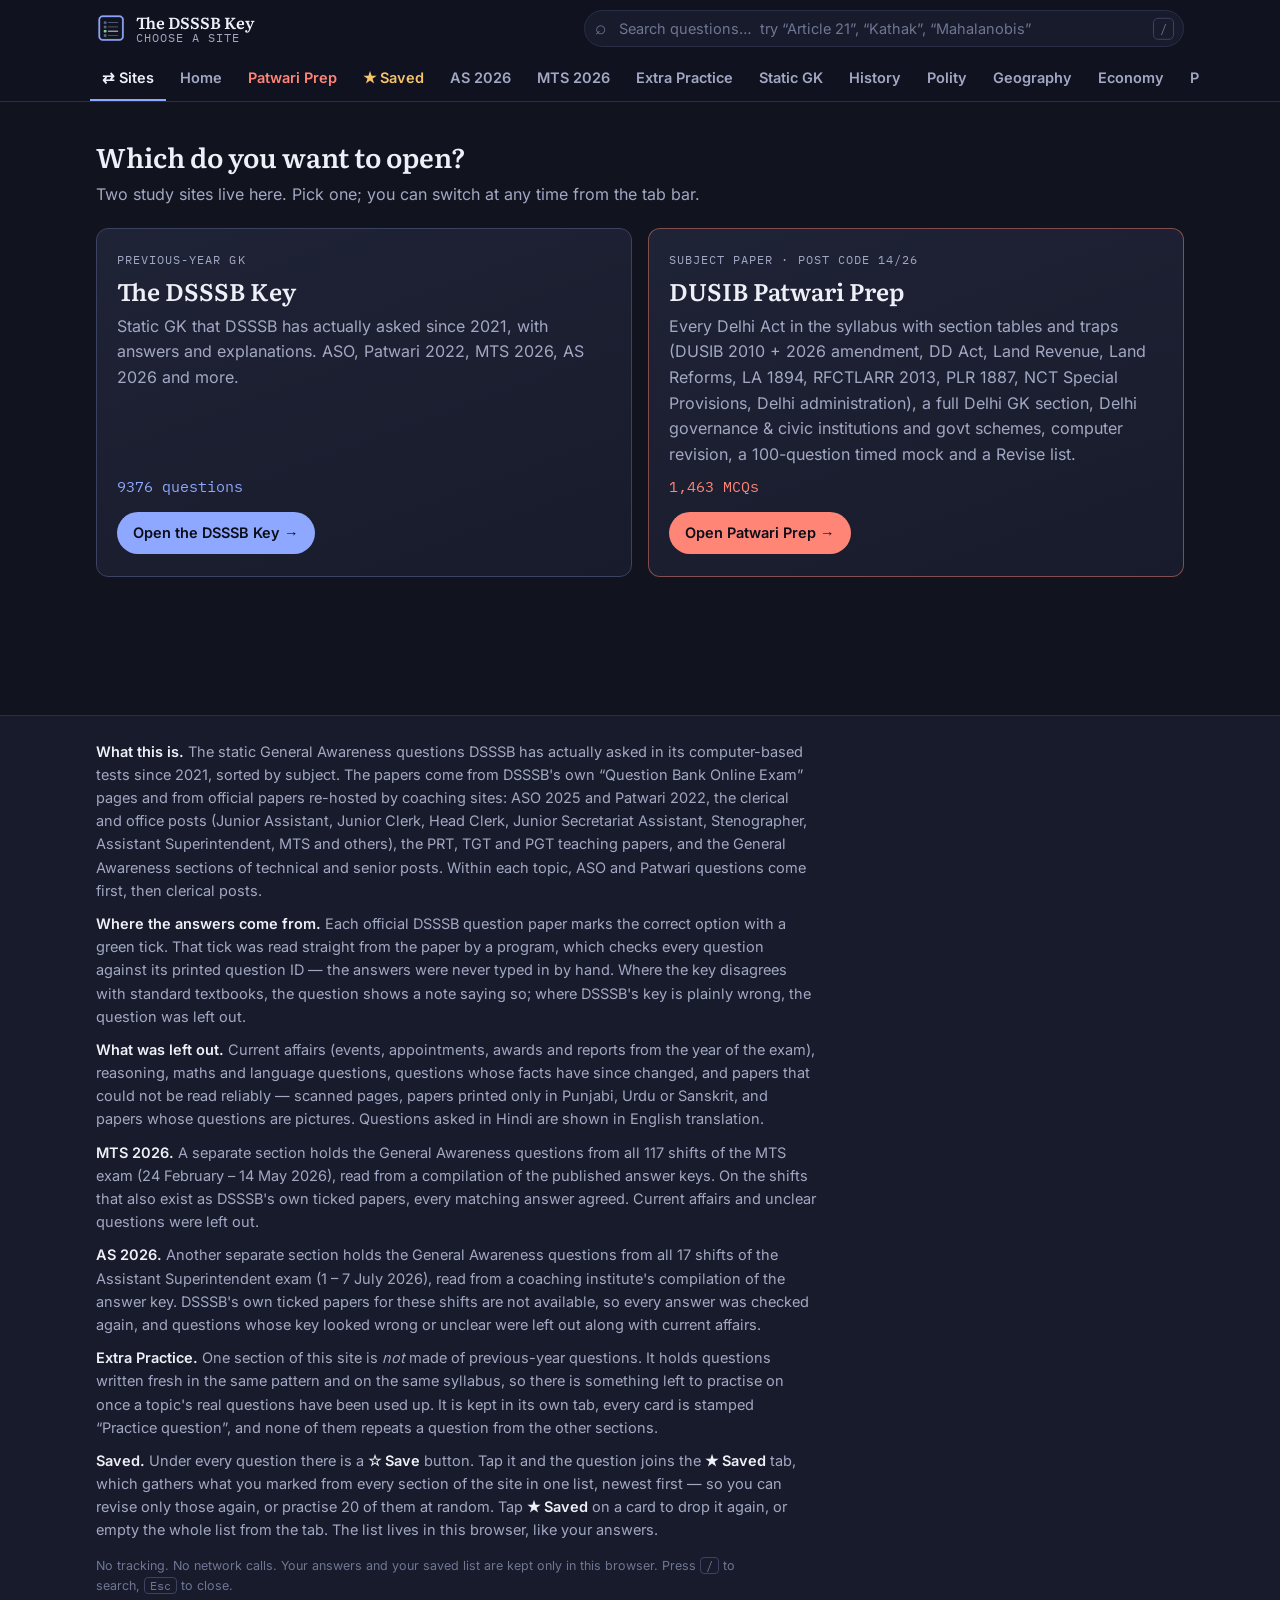
<file: index.html>
<!DOCTYPE html>
<html lang="en">
<head>
<meta charset="UTF-8">
<meta name="viewport" content="width=device-width, initial-scale=1.0">
<title>The DSSSB Key — previous-year static GK, answered</title>
<meta name="description" content="Static General Awareness questions from DSSSB computer-based tests held since 2021 — ASO, Patwari, clerical posts (Junior Assistant, Junior Clerk, Head Clerk, Stenographer, MTS…), PRT, TGT, PGT and other posts — sorted by subject. Tap an option to see DSSSB's answer with a short explanation. Current affairs removed. Works offline.">
<meta name="theme-color" content="#11131f">
<meta name="color-scheme" content="dark">
<link rel="manifest" href="manifest.webmanifest">
<meta name="application-name" content="The DSSSB Key">
<meta name="mobile-web-app-capable" content="yes">
<meta name="apple-mobile-web-app-capable" content="yes">
<meta name="apple-mobile-web-app-title" content="DSSSB Key">
<meta name="apple-mobile-web-app-status-bar-style" content="black-translucent">
<link rel="apple-touch-icon" href="icon-180.png">
<link rel="icon" type="image/png" sizes="192x192" href="icon-192.png">
<link rel="preload" href="fonts/inter-400.woff2" as="font" type="font/woff2" crossorigin>
<link rel="preload" href="fonts/literata-600.woff2" as="font" type="font/woff2" crossorigin>
<link rel="stylesheet" href="styles.css">
</head>
<body>

<a class="skip" href="#main">Skip to content</a>

<header class="top">
  <div class="topin">
    <a class="brand" href="#/" aria-label="The DSSSB Key — home">
      <img class="mk" src="icon-192.png" alt="" width="30" height="30">
      <span class="brandtext">
        <b>The DSSSB Key</b>
        <span id="brandsub">Previous-year GK</span>
      </span>
    </a>

    <div class="searchwrap">
      <span class="ico" aria-hidden="true">⌕</span>
      <input id="q" type="search"
             placeholder="Search questions…  try “Article 21”, “Kathak”, “Mahalanobis”"
             autocomplete="off" spellcheck="false" aria-label="Search all questions"
             aria-controls="results" aria-expanded="false">
      <kbd>/</kbd>
    </div>

    <button id="install" class="installbtn" hidden>
      <span aria-hidden="true">↓</span> Install<span class="lbl"> app</span>
    </button>
  </div>

  <nav class="tabs" id="tabs" aria-label="Subjects"></nav>
</header>

<div id="results" hidden role="listbox" aria-label="Search results"></div>

<main id="main"></main>

<footer>
  <div class="wrap">
    <p><b>What this is.</b> The static General Awareness questions DSSSB has actually
      asked in its computer-based tests since 2021, sorted by subject. The papers come from
      DSSSB's own “Question Bank Online Exam” pages and from official papers re-hosted by
      coaching sites: ASO 2025 and Patwari 2022, the clerical and office posts (Junior
      Assistant, Junior Clerk, Head Clerk, Junior Secretariat Assistant, Stenographer,
      Assistant Superintendent, MTS and others), the PRT, TGT and PGT teaching papers, and
      the General Awareness sections of technical and senior posts. Within each topic,
      ASO and Patwari questions come first, then clerical posts.</p>
    <p><b>Where the answers come from.</b> Each official DSSSB question paper marks the
      correct option with a green tick. That tick was read straight from the paper by a
      program, which checks every question against its printed question ID — the answers
      were never typed in by hand. Where the key disagrees with standard textbooks, the
      question shows a note saying so; where DSSSB's key is plainly wrong, the question
      was left out.</p>
    <p><b>What was left out.</b> Current affairs (events, appointments, awards and reports
      from the year of the exam), reasoning, maths and language questions, questions whose
      facts have since changed, and papers that could not be read reliably — scanned
      pages, papers printed only in Punjabi, Urdu or Sanskrit, and papers whose questions
      are pictures. Questions asked in Hindi are shown in English translation.</p>
    <p><b>MTS 2026.</b> A separate section holds the General Awareness questions from all
      117 shifts of the MTS exam (24 February – 14 May 2026), read from a compilation of the
      published answer keys. On the shifts that also exist as DSSSB's own ticked papers,
      every matching answer agreed. Current affairs and unclear questions were left out.</p>
    <p><b>AS 2026.</b> Another separate section holds the General Awareness questions from all
      17 shifts of the Assistant Superintendent exam (1 – 7 July 2026), read from a coaching
      institute's compilation of the answer key. DSSSB's own ticked papers for these shifts are
      not available, so every answer was checked again, and questions whose key looked wrong or
      unclear were left out along with current affairs.</p>
    <p><b>Extra Practice.</b> One section of this site is <i>not</i> made of previous-year
      questions. It holds questions written fresh in the same pattern and on the same
      syllabus, so there is something left to practise on once a topic's real questions
      have been used up. It is kept in its own tab, every card is stamped
      “Practice question”, and none of them repeats a question from the other sections.</p>
    <p><b>Saved.</b> Under every question there is a <b>☆ Save</b> button. Tap it and the
      question joins the <b>★ Saved</b> tab, which gathers what you marked from every
      section of the site in one list, newest first — so you can revise only those again,
      or practise 20 of them at random. Tap <b>★ Saved</b> on a card to drop it again, or
      empty the whole list from the tab. The list lives in this browser, like your answers.</p>
    <p class="colophon">
      No tracking. No network calls. Your answers and your saved list are kept only in this browser.
      Press <kbd>/</kbd> to search, <kbd>Esc</kbd> to close.
    </p>
  </div>
</footer>

<script src="data-static.js"></script>
<script src="data-hist.js"></script>
<script src="data-pol.js"></script>
<script src="data-geo.js"></script>
<script src="data-eco.js"></script>
<script src="data-phy.js"></script>
<script src="data-chem.js"></script>
<script src="data-bio.js"></script>
<script src="data-env.js"></script>
<script src="data-mts.js"></script>
<script src="data-as.js"></script>
<script src="data-prac.js"></script>
<script src="app.js"></script>
</body>
</html>
</file>
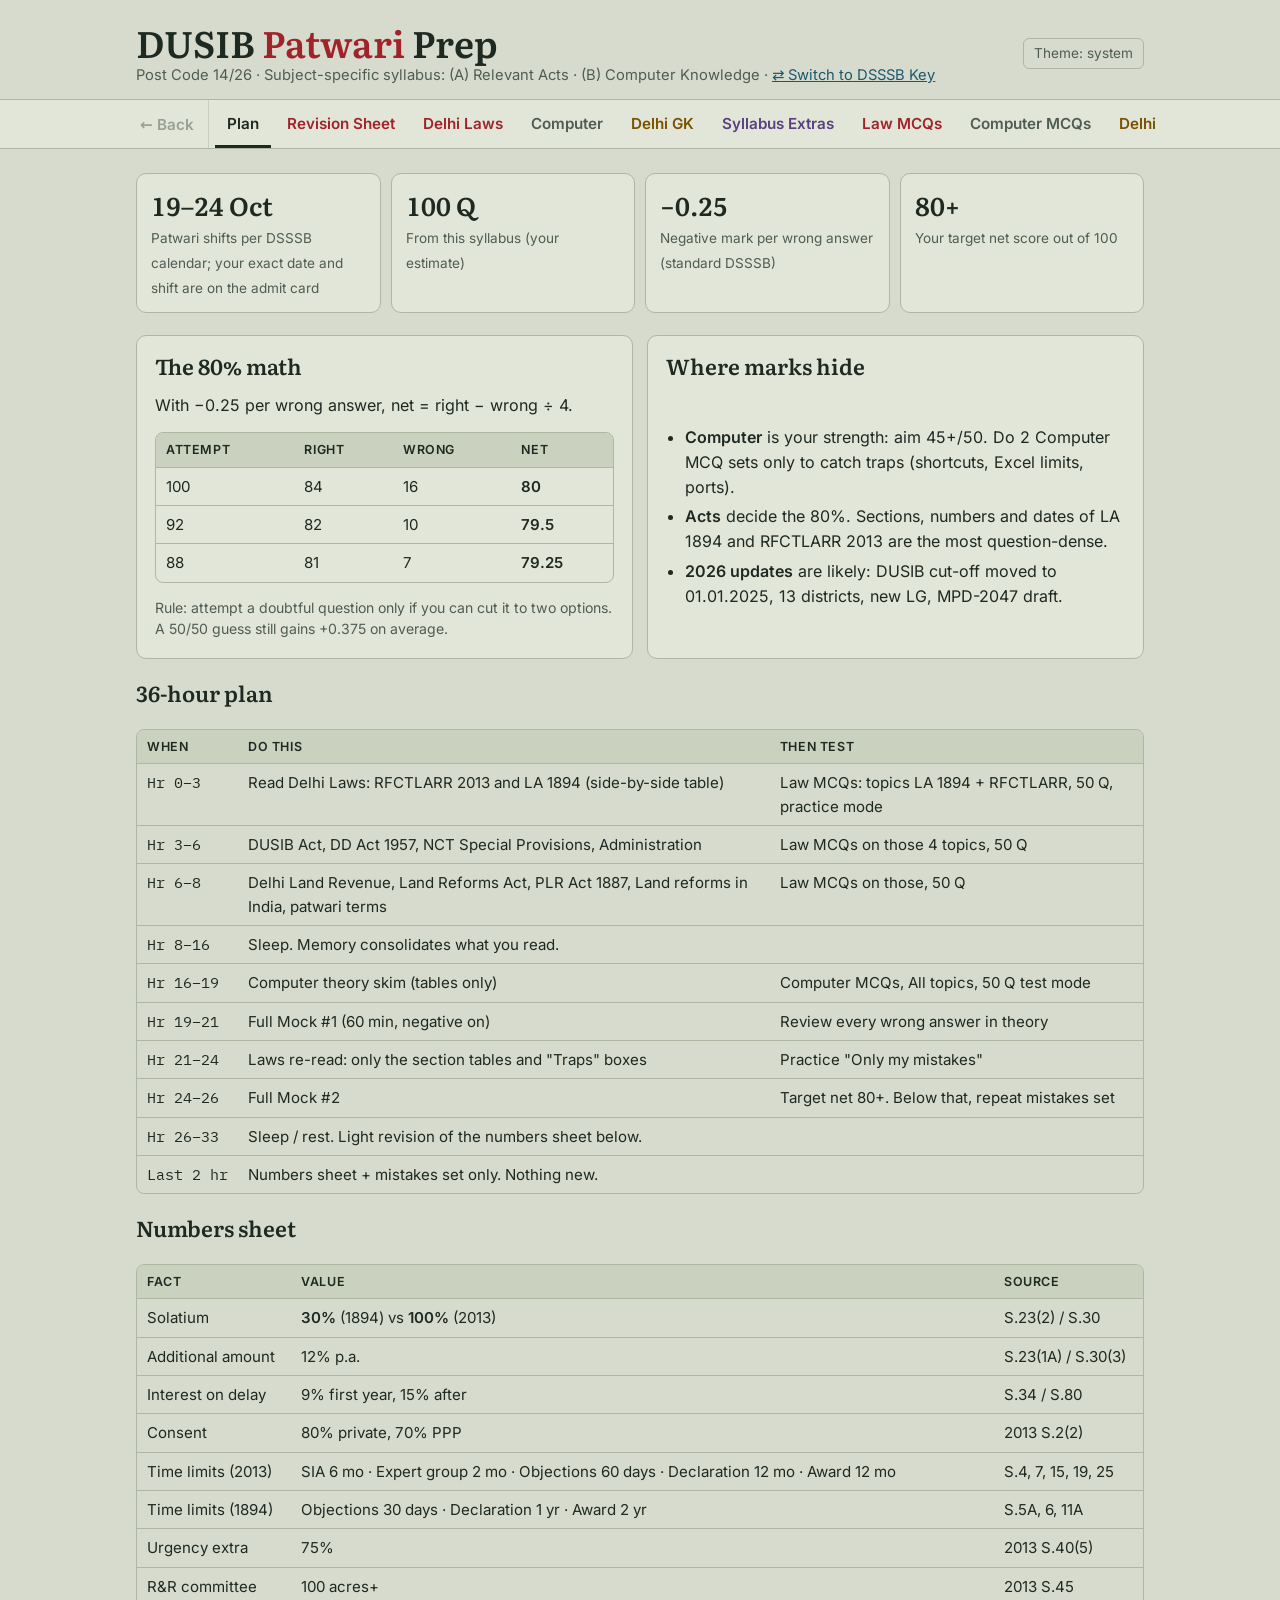
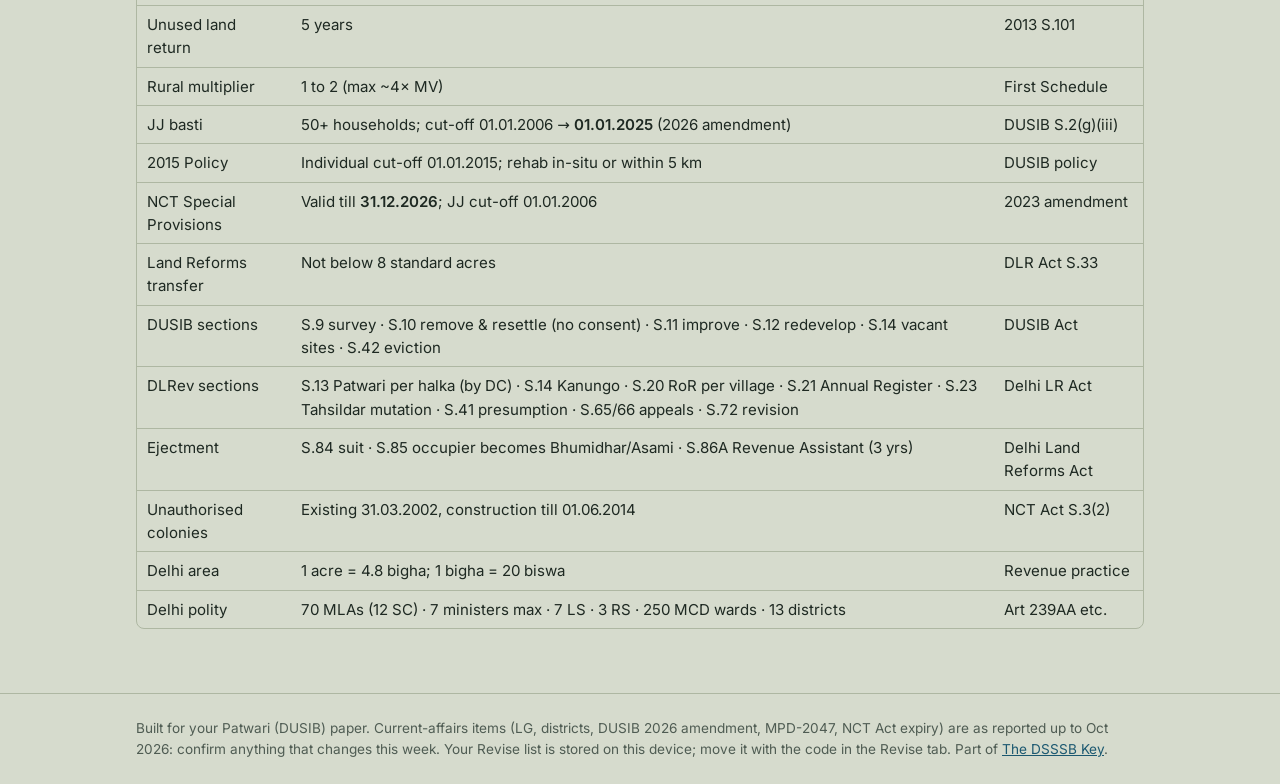
<file: patwari/index.html>
<!DOCTYPE html>
<html lang="en">
<head>
<meta charset="UTF-8">
<meta name="viewport" content="width=device-width, initial-scale=1.0, viewport-fit=cover">
<title>DUSIB Patwari Prep</title>
<meta name="description" content="DUSIB Patwari (Post Code 14/26) prep: every Delhi Act in the syllabus with section tables and traps, Delhi GK, Delhi governance &amp; schemes, computer revision with printers and MS Office in depth, every Windows and Office shortcut ranked by chance, 1,463 MCQs, a timed 100-question mock with negative marking, and a Revise list of wrong and saved questions. Works offline.">
<meta name="theme-color" content="#141a17">
<link rel="manifest" href="manifest.webmanifest">
<meta name="apple-mobile-web-app-capable" content="yes">
<meta name="mobile-web-app-capable" content="yes">
<meta name="apple-mobile-web-app-title" content="Patwari">
<link rel="apple-touch-icon" href="icon-180.png">
<link rel="icon" type="image/png" sizes="192x192" href="icon-192.png">
<link rel="preload" href="../fonts/inter-400.woff2" as="font" type="font/woff2" crossorigin>
<link rel="preload" href="../fonts/literata-600.woff2" as="font" type="font/woff2" crossorigin>
</head>
<body>

<style>
@font-face{font-family:'Literata';font-weight:400;font-display:swap;src:url('../fonts/literata-400.woff2') format('woff2')}
@font-face{font-family:'Literata';font-weight:600;font-display:swap;src:url('../fonts/literata-600.woff2') format('woff2')}
@font-face{font-family:'Inter';font-weight:400;font-display:swap;src:url('../fonts/inter-400.woff2') format('woff2')}
@font-face{font-family:'Inter';font-weight:600;font-display:swap;src:url('../fonts/inter-600.woff2') format('woff2')}
@font-face{font-family:'IBM Plex Mono';font-weight:400;font-display:swap;src:url('../fonts/plexmono-400.woff2') format('woff2')}
@font-face{font-family:'IBM Plex Mono';font-weight:500;font-display:swap;src:url('../fonts/plexmono-500.woff2') format('woff2')}
/* Layout: a revenue-register desk. Sticky tab bar, one panel at a time, ledger-style fact strips and section tables. Dim sage paper, never white. */
:root{
  --bg:#d6dbcd; --surface:#e2e6d9; --surface2:#cad1bf; --ink:#1e2922; --muted:#4f5c53; --rule:#aeb7a2;
  --law:#a1232a; --law-soft:#e6d0c8; --comp:#1b5870; --comp-soft:#cbdbdc; --gk:#7a5200; --gk-soft:#e7dcc0; --ex:#5b3f80; --ex-soft:#ddd5e6;
  --ok:#2b6838; --ok-soft:#c9dcc5; --bad:#94460f; --bad-soft:#e7d2bd; --focus:#1b5870;
  --f-display:"Literata",Georgia,"Times New Roman",serif;
  --f-body:"Inter","Segoe UI",system-ui,sans-serif;
  --f-mono:"IBM Plex Mono",ui-monospace,Consolas,monospace;
  color-scheme:light;
}
@media (prefers-color-scheme:dark){:root:not([data-theme="light"]){
  --bg:#141a17; --surface:#1c2420; --surface2:#25302a; --ink:#d9e0d4; --muted:#92a096; --rule:#34413a;
  --law:#ef7d76; --law-soft:#3a2321; --comp:#82bfd6; --comp-soft:#1b2f37; --gk:#e3b45c; --gk-soft:#33291a; --ex:#c4a7ea; --ex-soft:#2a2338;
  --ok:#82c792; --ok-soft:#1e3324; --bad:#e8a86f; --bad-soft:#3a2a1b; --focus:#82bfd6; color-scheme:dark}}
:root[data-theme="dark"]{
  --bg:#141a17; --surface:#1c2420; --surface2:#25302a; --ink:#d9e0d4; --muted:#92a096; --rule:#34413a;
  --law:#ef7d76; --law-soft:#3a2321; --comp:#82bfd6; --comp-soft:#1b2f37; --gk:#e3b45c; --gk-soft:#33291a; --ex:#c4a7ea; --ex-soft:#2a2338;
  --ok:#82c792; --ok-soft:#1e3324; --bad:#e8a86f; --bad-soft:#3a2a1b; --focus:#82bfd6; color-scheme:dark}

*{box-sizing:border-box}
[hidden]{display:none!important}
body{background:var(--bg);color:var(--ink);font-family:var(--f-body);font-size:16px;line-height:1.55;margin:0}
body::before{content:"";position:fixed;inset:0 0 auto;height:env(safe-area-inset-top,0px);z-index:10;background:var(--surface)}
.wrap{max-width:1040px;margin:0 auto;padding-left:max(16px,env(safe-area-inset-left,0px));padding-right:max(16px,env(safe-area-inset-right,0px))}
h1,h2,h3,h4{font-family:var(--f-display);font-weight:600;text-wrap:balance;line-height:1.2;margin:0}
h2{font-size:1.75rem} h3{font-size:1.35rem} h4{font-size:1.05rem}
p{margin:0} ul{margin:0;padding-left:1.2em} li+li{margin-top:.3em}
code,kbd,.mono{font-family:var(--f-mono);font-size:.88em}
kbd{background:var(--surface2);border:1px solid var(--rule);border-bottom-width:2px;border-radius:4px;padding:0 .35em;white-space:nowrap}
a{color:var(--comp)}
:focus-visible{outline:3px solid var(--focus);outline-offset:2px}

header.top{padding-block:20px 12px}
.brand{display:flex;flex-wrap:wrap;align-items:baseline;gap:6px 16px;justify-content:space-between}
.brand h1{font-size:clamp(1.6rem,4vw,2.3rem)}
.brand h1 span{color:var(--law)}
.meta{color:var(--muted);font-size:.92rem}
.themebtn{font:inherit;font-size:.85rem;background:transparent;color:var(--muted);border:1px solid var(--rule);border-radius:6px;padding:4px 10px;cursor:pointer}

nav.tabs{position:sticky;top:env(safe-area-inset-top,0px);z-index:5;background:var(--surface);border-block:1px solid var(--rule)}
nav.tabs .wrap{display:flex;gap:4px;overflow-x:auto;scrollbar-width:none}
nav.tabs button{font:inherit;font-weight:700;font-size:.95rem;background:none;border:0;border-bottom:3px solid transparent;color:var(--muted);padding:12px 12px 9px;cursor:pointer;white-space:nowrap}
nav.tabs button[aria-selected="true"]{color:var(--ink);border-bottom-color:var(--ink)}
nav.tabs button.backbtn{position:sticky;left:0;z-index:1;background:var(--surface);box-shadow:-24px 0 0 var(--surface);color:var(--ink);border-bottom:0;border-right:1px solid var(--rule);padding-inline:4px 14px;margin-right:2px}
nav.tabs button.backbtn:disabled{color:var(--muted);opacity:.5;cursor:default}
nav.tabs button.t-law{color:var(--law)}
nav.tabs button.t-law[aria-selected="true"]{border-bottom-color:var(--law)}
nav.tabs button.t-comp[aria-selected="true"]{border-bottom-color:var(--comp);color:var(--comp)}
nav.tabs button.t-gk{color:var(--gk)}
nav.tabs button.t-gk[aria-selected="true"]{border-bottom-color:var(--gk)}
nav.tabs button.t-ex{color:var(--ex)}
nav.tabs button.t-ex[aria-selected="true"]{border-bottom-color:var(--ex)}

main{padding-block:24px 64px}
.panel{display:grid;gap:22px}
.lede{max-width:68ch;color:var(--muted)}
.banner{border-radius:10px;padding:18px 20px;display:grid;gap:6px}
.banner.law{background:var(--law-soft);border-left:6px solid var(--law)}
.banner.law h2{color:var(--law)}
.banner.comp{background:var(--comp-soft);border-left:6px solid var(--comp)}
.banner.comp h2{color:var(--comp)}
.banner.gk{background:var(--gk-soft);border-left:6px solid var(--gk)}
.banner.gk h2{color:var(--gk)}
.banner.ex{background:var(--ex-soft);border-left:6px solid var(--ex)}
.banner.ex h2{color:var(--ex)}

.subnav{display:flex;flex-wrap:wrap;gap:6px}
.subnav a{font-size:.88rem;text-decoration:none;color:var(--ink);background:var(--surface);border:1px solid var(--rule);border-radius:999px;padding:4px 11px}
.subnav.law a:hover{border-color:var(--law);color:var(--law)}
.subnav.comp a:hover{border-color:var(--comp);color:var(--comp)}
.subnav.gk a:hover{border-color:var(--gk);color:var(--gk)}
.subnav.ex a:hover{border-color:var(--ex);color:var(--ex)}

article.unit{background:var(--surface);border:1px solid var(--rule);border-radius:10px;padding:20px;display:grid;gap:14px;scroll-margin-top:70px;min-width:0}
article.unit.law h3{color:var(--law)}
article.unit.comp h3{color:var(--comp)}
article.unit.gk h3{color:var(--gk)}
article.unit.gk td.sec{color:var(--gk)}
.btn.gk{background:var(--gk);border-color:var(--gk);color:var(--bg)}
#g-quiz{color:var(--gk)}
article.unit.ex h3{color:var(--ex)}
article.unit.ex td.sec{color:var(--ex)}
.btn.ex{background:var(--ex);border-color:var(--ex);color:var(--bg)}
.tag{font-family:var(--f-mono);font-size:.75rem;letter-spacing:.06em;text-transform:uppercase;color:var(--muted)}
.facts{display:grid;grid-template-columns:repeat(auto-fit,minmax(190px,1fr));gap:1px;background:var(--rule);border:1px solid var(--rule);border-radius:8px;overflow:hidden}
.facts div{background:var(--bg);padding:9px 12px;display:grid;gap:2px}
.facts dt{font-size:.74rem;letter-spacing:.06em;text-transform:uppercase;color:var(--muted)}
.facts dd{margin:0;font-weight:700}
.tbl{overflow-x:auto;border:1px solid var(--rule);border-radius:8px}
table{border-collapse:collapse;width:100%;font-size:.94rem}
th,td{text-align:left;padding:7px 10px;border-bottom:1px solid var(--rule);vertical-align:top}
th{background:var(--surface2);font-size:.78rem;letter-spacing:.05em;text-transform:uppercase}
tr:last-child td{border-bottom:0}
td.sec{font-family:var(--f-mono);font-weight:500;white-space:nowrap;width:1%}
.law td.sec{color:var(--law)} .comp td.sec{color:var(--comp)}
.two{display:grid;grid-template-columns:repeat(auto-fit,minmax(280px,1fr));gap:14px}
.two>*{min-width:0}
.note{border-left:4px solid var(--bad);background:var(--bad-soft);padding:9px 12px;border-radius:0 8px 8px 0;font-size:.95rem}
.note.new{border-left-color:var(--ok);background:var(--ok-soft)}
.note b{font-weight:700}
.boxhead{font-weight:700;margin-bottom:4px}
[data-keys]{min-width:0;max-width:100%}[data-keys] td kbd{white-space:normal;overflow-wrap:anywhere}[data-keys] table{table-layout:fixed;width:100%}[data-keys] th:first-child{width:3.6em}[data-keys] th:nth-child(2){width:45%}[data-keys] td{overflow-wrap:anywhere}article.unit{min-width:0}
td.ch3{color:var(--law);font-weight:700;white-space:nowrap}td.ch2{color:var(--comp);white-space:nowrap}td.ch1{color:var(--muted);white-space:nowrap}
.sheetq{display:grid;gap:6px}
.sheetq details{background:var(--bg);border:1px solid var(--rule);border-radius:8px;padding:9px 12px}
.sheetq summary{cursor:pointer;font-weight:600}
.sheetq details p{margin-top:6px;color:var(--muted)}
.sheetq details p b{color:var(--law)}

/* plan */
.stats{display:grid;grid-template-columns:repeat(auto-fit,minmax(150px,1fr));gap:10px}
.stat{background:var(--surface);border:1px solid var(--rule);border-radius:10px;padding:12px 14px}
.stat b{display:block;font-family:var(--f-display);font-size:1.6rem;font-variant-numeric:tabular-nums}
.stat span{font-size:.85rem;color:var(--muted)}
.plan td:first-child{font-family:var(--f-mono);white-space:nowrap}

/* quiz */
.qsetup{background:var(--surface);border:1px solid var(--rule);border-radius:10px;padding:18px;display:grid;gap:14px}
.chips{display:flex;flex-wrap:wrap;gap:6px}
.chip{display:inline-flex;align-items:center;gap:6px;border:1px solid var(--rule);border-radius:999px;padding:4px 11px;font-size:.88rem;cursor:pointer;background:var(--bg);user-select:none}
.chip input{accent-color:var(--ink);margin:0}
.chip:has(input:checked){background:var(--surface2);border-color:var(--ink)}
.row{display:flex;flex-wrap:wrap;gap:10px 18px;align-items:center}
select,.btn{font:inherit}
select{background:var(--bg);color:var(--ink);border:1px solid var(--rule);border-radius:6px;padding:6px 8px}
.btn{border:1px solid var(--ink);background:var(--ink);color:var(--bg);font-weight:700;border-radius:8px;padding:9px 16px;cursor:pointer}
.btn.ghost{background:transparent;color:var(--ink);border-color:var(--rule)}
.btn.law{background:var(--law);border-color:var(--law);color:var(--bg)}
.btn.comp{background:var(--comp);border-color:var(--comp);color:var(--bg)}
.btn:disabled{opacity:.45;cursor:not-allowed}
.qcard{background:var(--surface);border:1px solid var(--rule);border-radius:10px;padding:18px;display:grid;gap:14px}
.qbar{display:flex;flex-wrap:wrap;justify-content:space-between;gap:8px;font-size:.9rem;color:var(--muted);font-variant-numeric:tabular-nums}
.qbar .timer{font-family:var(--f-mono);font-weight:500;color:var(--ink)}
.qbar .timer.low{color:var(--bad)}
.progress{height:5px;background:var(--surface2);border-radius:3px;overflow:hidden}
.progress i{display:block;height:100%;background:var(--ink);width:0}
.qtext{font-size:1.12rem;font-weight:700;max-width:70ch}
.qtopic{font-family:var(--f-mono);font-size:.74rem;text-transform:uppercase;letter-spacing:.06em;color:var(--muted)}
.opts{display:grid;gap:8px}
.opt{display:flex;gap:10px;align-items:flex-start;text-align:left;font:inherit;color:var(--ink);background:var(--bg);border:1px solid var(--rule);border-radius:8px;padding:10px 12px;cursor:pointer}
.opt .k{font-family:var(--f-mono);font-weight:500;min-width:1.4em;color:var(--muted)}
.opt:hover:not(:disabled){border-color:var(--ink)}
.opt.picked{border-color:var(--ink);background:var(--surface2)}
.opt.right{border-color:var(--ok);background:var(--ok-soft)}
.opt.right .k::after{content:" ✓";color:var(--ok)}
.opt.wrong{border-color:var(--bad);background:var(--bad-soft)}
.opt.wrong .k::after{content:" ✕";color:var(--bad)}
.opt:disabled{cursor:default}
.expl{font-size:.95rem;border-left:4px solid var(--ok);padding:8px 12px;background:var(--ok-soft);border-radius:0 8px 8px 0}
.expl.bad{border-left-color:var(--bad);background:var(--bad-soft)}
.qnav{display:flex;flex-wrap:wrap;gap:8px;justify-content:space-between}
.palette{display:grid;grid-template-columns:repeat(auto-fill,minmax(34px,1fr));gap:4px}
.palette button{font:inherit;font-size:.78rem;font-variant-numeric:tabular-nums;padding:5px 0;border-radius:5px;border:1px solid var(--rule);background:var(--bg);color:var(--muted);cursor:pointer}
.palette button.done{background:var(--surface2);color:var(--ink);border-color:var(--ink)}
.palette button.cur{outline:2px solid var(--focus);outline-offset:1px}
.palette button.flag{border-color:var(--bad);color:var(--bad)}
.result{background:var(--surface);border:1px solid var(--rule);border-radius:10px;padding:18px;display:grid;gap:16px}
.big{font-family:var(--f-display);font-size:2.6rem;font-variant-numeric:tabular-nums;line-height:1}
.pill{display:inline-block;font-size:.8rem;font-weight:700;border-radius:999px;padding:2px 10px}
.pill.ok{background:var(--ok-soft);color:var(--ok)} .pill.bad{background:var(--bad-soft);color:var(--bad)}
.target{position:relative;height:14px;background:var(--surface2);border-radius:7px;overflow:visible}
.target i{display:block;height:100%;border-radius:7px;background:var(--ink)}
.target i.ok{background:var(--ok)} .target i.bad{background:var(--bad)}
.target s{position:absolute;top:-4px;bottom:-4px;left:80%;width:2px;background:var(--ink)}
.target em{position:absolute;top:-22px;left:80%;transform:translateX(-50%);font-size:.72rem;font-style:normal;color:var(--muted)}
.review{display:grid;gap:10px}
.review div{border:1px solid var(--rule);border-radius:8px;padding:10px 12px;font-size:.95rem;display:grid;gap:3px;background:var(--bg)}
.review .ans{color:var(--ok);font-weight:700}
.review .your{color:var(--bad)}
.muted{color:var(--muted)}
.small{font-size:.88rem}
footer{color:var(--muted);font-size:.85rem;padding-block:24px;border-top:1px solid var(--rule)}
.count{display:inline-block;min-width:1.6em;text-align:center;font-size:.75rem;font-variant-numeric:tabular-nums;background:var(--bad);color:var(--bg);border-radius:999px;padding:0 6px;margin-left:2px}
.count:empty,.count[data-zero]{background:var(--surface2);color:var(--muted)}
.savebtn{font:inherit;font-size:.85rem;font-weight:700;background:transparent;color:var(--muted);border:1px solid var(--rule);border-radius:999px;padding:3px 11px;cursor:pointer;white-space:nowrap}
.savebtn[aria-pressed="true"]{color:var(--bad);border-color:var(--bad);background:var(--bad-soft)}
.qhead{display:flex;justify-content:space-between;align-items:center;gap:10px;flex-wrap:wrap}
.rvlist{display:grid;gap:10px}
.rvitem{border:1px solid var(--rule);border-radius:8px;padding:12px;display:grid;gap:5px;background:var(--surface);min-width:0}
.rvitem .meta2{display:flex;flex-wrap:wrap;gap:6px;align-items:center;justify-content:space-between}
.rvitem .ans{color:var(--ok);font-weight:700}
.badge{font-size:.72rem;font-weight:700;border-radius:999px;padding:1px 8px;background:var(--surface2);color:var(--muted)}
.badge.w{background:var(--bad-soft);color:var(--bad)} .badge.s{background:var(--comp-soft);color:var(--comp)} .badge.ok{background:var(--ok-soft);color:var(--ok)}
.linkbtn{font:inherit;font-size:.82rem;background:none;border:0;color:var(--muted);text-decoration:underline;cursor:pointer;padding:2px 4px}
.seg{display:inline-flex;border:1px solid var(--rule);border-radius:8px;overflow:hidden}
.seg button{font:inherit;font-size:.88rem;background:var(--bg);color:var(--muted);border:0;border-right:1px solid var(--rule);padding:6px 12px;cursor:pointer}
.seg button:last-child{border-right:0}
.seg button[aria-pressed="true"]{background:var(--ink);color:var(--bg);font-weight:700}
.sync{font-size:.82rem;color:var(--muted)}
@media (max-width:560px){h2{font-size:1.45rem} article.unit{padding:14px} .qcard,.qsetup,.result{padding:14px}}
@media (prefers-reduced-motion:no-preference){.progress i,.target i{transition:width .3s ease}}
</style>

<header class="top">
  <div class="wrap brand">
    <div>
      <h1>DUSIB <span>Patwari</span> Prep</h1>
      <p class="meta">Post Code 14/26 · Subject-specific syllabus: (A) Relevant Acts · (B) Computer Knowledge · <a href="../#/start">⇄ Switch to DSSSB Key</a></p>
    </div>
    <button class="themebtn" id="themeBtn" type="button">Theme: system</button>
  </div>
</header>

<nav class="tabs" aria-label="Sections">
  <div class="wrap" role="tablist">
    <button id="backBtn" class="backbtn" type="button" disabled aria-label="Go back one step">← Back</button>
    <button role="tab" data-tab="plan" aria-selected="true">Plan</button>
    <button role="tab" data-tab="sheet" class="t-law" aria-selected="false">Revision Sheet</button>
    <button role="tab" data-tab="laws" class="t-law" aria-selected="false">Delhi Laws</button>
    <button role="tab" data-tab="computer" class="t-comp" aria-selected="false">Computer</button>
    <button role="tab" data-tab="delhigk" class="t-gk" aria-selected="false">Delhi GK</button>
    <button role="tab" data-tab="extras" class="t-ex" aria-selected="false">Syllabus Extras</button>
    <button role="tab" data-tab="lawq" class="t-law" aria-selected="false">Law MCQs</button>
    <button role="tab" data-tab="compq" class="t-comp" aria-selected="false">Computer MCQs</button>
    <button role="tab" data-tab="dgkq" class="t-gk" aria-selected="false">Delhi GK MCQs</button>
    <button role="tab" data-tab="extq" class="t-ex" aria-selected="false">Extras MCQs</button>
    <button role="tab" data-tab="mock" aria-selected="false">Full Mock · 100</button>
    <button role="tab" data-tab="revise" aria-selected="false">Revise <span class="count" id="rvCount">0</span></button>
  </div>
</nav>

<main class="wrap">

<!-- ============ PLAN ============ -->
<section class="panel" data-panel="plan">
  <div class="stats">
    <div class="stat"><b>19–24 Oct</b><span>Patwari shifts per DSSSB calendar; your exact date and shift are on the admit card</span></div>
    <div class="stat"><b>100 Q</b><span>From this syllabus (your estimate)</span></div>
    <div class="stat"><b>−0.25</b><span>Negative mark per wrong answer (standard DSSSB)</span></div>
    <div class="stat"><b>80+</b><span>Your target net score out of 100</span></div>
  </div>

  <div class="two">
    <div class="qsetup">
      <h3>The 80% math</h3>
      <p>With −0.25 per wrong answer, net = right − wrong ÷ 4.</p>
      <div class="tbl"><table>
        <tr><th>Attempt</th><th>Right</th><th>Wrong</th><th>Net</th></tr>
        <tr><td>100</td><td>84</td><td>16</td><td><b>80</b></td></tr>
        <tr><td>92</td><td>82</td><td>10</td><td><b>79.5</b></td></tr>
        <tr><td>88</td><td>81</td><td>7</td><td><b>79.25</b></td></tr>
      </table></div>
      <p class="small muted">Rule: attempt a doubtful question only if you can cut it to two options. A 50/50 guess still gains +0.375 on average.</p>
    </div>
    <div class="qsetup">
      <h3>Where marks hide</h3>
      <ul>
        <li><b>Computer</b> is your strength: aim 45+/50. Do 2 Computer MCQ sets only to catch traps (shortcuts, Excel limits, ports).</li>
        <li><b>Acts</b> decide the 80%. Sections, numbers and dates of LA 1894 and RFCTLARR 2013 are the most question-dense.</li>
        <li><b>2026 updates</b> are likely: DUSIB cut-off moved to 01.01.2025, 13 districts, new LG, MPD-2047 draft.</li>
      </ul>
    </div>
  </div>

  <h3>36-hour plan</h3>
  <div class="tbl plan"><table>
    <tr><th>When</th><th>Do this</th><th>Then test</th></tr>
    <tr><td>Hr 0–3</td><td>Read Delhi Laws: RFCTLARR 2013 and LA 1894 (side-by-side table)</td><td>Law MCQs: topics LA 1894 + RFCTLARR, 50 Q, practice mode</td></tr>
    <tr><td>Hr 3–6</td><td>DUSIB Act, DD Act 1957, NCT Special Provisions, Administration</td><td>Law MCQs on those 4 topics, 50 Q</td></tr>
    <tr><td>Hr 6–8</td><td>Delhi Land Revenue, Land Reforms Act, PLR Act 1887, Land reforms in India, patwari terms</td><td>Law MCQs on those, 50 Q</td></tr>
    <tr><td>Hr 8–16</td><td colspan="2">Sleep. Memory consolidates what you read.</td></tr>
    <tr><td>Hr 16–19</td><td>Computer theory skim (tables only)</td><td>Computer MCQs, All topics, 50 Q test mode</td></tr>
    <tr><td>Hr 19–21</td><td>Full Mock #1 (60 min, negative on)</td><td>Review every wrong answer in theory</td></tr>
    <tr><td>Hr 21–24</td><td>Laws re-read: only the section tables and "Traps" boxes</td><td>Practice "Only my mistakes"</td></tr>
    <tr><td>Hr 24–26</td><td>Full Mock #2</td><td>Target net 80+. Below that, repeat mistakes set</td></tr>
    <tr><td>Hr 26–33</td><td colspan="2">Sleep / rest. Light revision of the numbers sheet below.</td></tr>
    <tr><td>Last 2 hr</td><td colspan="2">Numbers sheet + mistakes set only. Nothing new.</td></tr>
  </table></div>

  <h3>Numbers sheet</h3>
  <div class="tbl"><table>
    <tr><th>Fact</th><th>Value</th><th>Source</th></tr>
    <tr><td>Solatium</td><td><b>30%</b> (1894) vs <b>100%</b> (2013)</td><td>S.23(2) / S.30</td></tr>
    <tr><td>Additional amount</td><td>12% p.a.</td><td>S.23(1A) / S.30(3)</td></tr>
    <tr><td>Interest on delay</td><td>9% first year, 15% after</td><td>S.34 / S.80</td></tr>
    <tr><td>Consent</td><td>80% private, 70% PPP</td><td>2013 S.2(2)</td></tr>
    <tr><td>Time limits (2013)</td><td>SIA 6 mo · Expert group 2 mo · Objections 60 days · Declaration 12 mo · Award 12 mo</td><td>S.4, 7, 15, 19, 25</td></tr>
    <tr><td>Time limits (1894)</td><td>Objections 30 days · Declaration 1 yr · Award 2 yr</td><td>S.5A, 6, 11A</td></tr>
    <tr><td>Urgency extra</td><td>75%</td><td>2013 S.40(5)</td></tr>
    <tr><td>R&amp;R committee</td><td>100 acres+</td><td>2013 S.45</td></tr>
    <tr><td>Unused land return</td><td>5 years</td><td>2013 S.101</td></tr>
    <tr><td>Rural multiplier</td><td>1 to 2 (max ~4× MV)</td><td>First Schedule</td></tr>
    <tr><td>JJ basti</td><td>50+ households; cut-off 01.01.2006 → <b>01.01.2025</b> (2026 amendment)</td><td>DUSIB S.2(g)(iii)</td></tr>
    <tr><td>2015 Policy</td><td>Individual cut-off 01.01.2015; rehab in-situ or within 5 km</td><td>DUSIB policy</td></tr>
    <tr><td>NCT Special Provisions</td><td>Valid till <b>31.12.2026</b>; JJ cut-off 01.01.2006</td><td>2023 amendment</td></tr>
    <tr><td>Land Reforms transfer</td><td>Not below 8 standard acres</td><td>DLR Act S.33</td></tr>
    <tr><td>DUSIB sections</td><td>S.9 survey · S.10 remove &amp; resettle (no consent) · S.11 improve · S.12 redevelop · S.14 vacant sites · S.42 eviction</td><td>DUSIB Act</td></tr>
    <tr><td>DLRev sections</td><td>S.13 Patwari per halka (by DC) · S.14 Kanungo · S.20 RoR per village · S.21 Annual Register · S.23 Tahsildar mutation · S.41 presumption · S.65/66 appeals · S.72 revision</td><td>Delhi LR Act</td></tr>
    <tr><td>Ejectment</td><td>S.84 suit · S.85 occupier becomes Bhumidhar/Asami · S.86A Revenue Assistant (3 yrs)</td><td>Delhi Land Reforms Act</td></tr>
    <tr><td>Unauthorised colonies</td><td>Existing 31.03.2002, construction till 01.06.2014</td><td>NCT Act S.3(2)</td></tr>
    <tr><td>Delhi area</td><td>1 acre = 4.8 bigha; 1 bigha = 20 biswa</td><td>Revenue practice</td></tr>
    <tr><td>Delhi polity</td><td>70 MLAs (12 SC) · 7 ministers max · 7 LS · 3 RS · 250 MCD wards · 13 districts</td><td>Art 239AA etc.</td></tr>
  </table></div>
</section>

<!-- ============ REVISION SHEET ============ -->
<section class="panel" data-panel="sheet" hidden>
  <div class="banner law">
    <h2>Revision Sheet</h2>
    <p>Section (A) land laws on one page: the revenue chain, the two Delhi 1954 Acts, record terms and area units. Read it once, then drill the questions at the bottom. Full detail is in <button class="linkbtn" type="button" data-goto="laws">Delhi Laws</button>. Every Windows and MS Office shortcut, ranked by chance, is at the end.</p>
  </div>
  <nav class="subnav law" aria-label="Sheet parts"><a href="#s-laws">Land laws</a><a href="#s-keys">Shortcut keys (ranked)</a></nav>
  <span id="s-laws"></span>

  <article class="unit law">
    <span class="tag">Who does what</span>
    <h3>Revenue chain in Delhi</h3>
    <div class="tbl"><table>
      <tr><th>Officer</th><th>Role to remember</th></tr>
      <tr><td class="sec">Divisional Commissioner</td><td>Head of revenue administration (the Acts' "Chief Commissioner" powers now sit with LG / Financial Commissioner)</td></tr>
      <tr><td class="sec">Deputy Commissioner / DM</td><td>Appoints the Patwari for each halka (DLRev S.13); keeps the record of rights and Annual Register (S.21)</td></tr>
      <tr><td class="sec">SDM (Revenue Assistant)</td><td>Disputed mutations; ejectment under DLR Act S.86A</td></tr>
      <tr><td class="sec">Tahsildar</td><td>Gets succession and transfer reports; if undisputed, directs the Patwari to record mutation (S.22, S.23)</td></tr>
      <tr><td class="sec">Kanungo</td><td>Supervises and corrects the annual register; verifies the Patwari's entries (S.14)</td></tr>
      <tr><td class="sec">Patwari</td><td>One per halka; keeps Khasra Girdawari, Khatauni, village map; starts mutation</td></tr>
    </table></div>
  </article>

  <div class="two">
    <article class="unit law">
      <span class="tag">Delhi Act 12 of 1954 · records</span>
      <h3>Delhi Land Revenue Act</h3>
      <div class="tbl"><table>
        <tr><th>Section</th><th>Point</th></tr>
        <tr><td class="sec">S.13</td><td>Patwari for each <b>halka</b>, appointed by the <b>Deputy Commissioner</b></td></tr>
        <tr><td class="sec">S.14</td><td>Kanungos</td></tr>
        <tr><td class="sec">S.15</td><td>Patwari, Kanungo are <b>public servants</b>; records are public records</td></tr>
        <tr><td class="sec">S.20</td><td>Record of rights for <b>each village</b></td></tr>
        <tr><td class="sec">S.21</td><td><b>Annual Register</b></td></tr>
        <tr><td class="sec">S.22</td><td>Report succession or transfer of possession</td></tr>
        <tr><td class="sec">S.23</td><td>Tahsildar inquires; undisputed: Patwari records mutation</td></tr>
        <tr><td class="sec">S.41</td><td><b>Presumption of truth</b> of entries (PLR Act: S.44)</td></tr>
        <tr><td class="sec">S.65 / 66 / 72</td><td>First appeal / second appeal / revision</td></tr>
      </table></div>
    </article>
    <article class="unit law">
      <span class="tag">Delhi Act 8 of 1954 · tenures</span>
      <h3>Delhi Land Reforms Act</h3>
      <div class="tbl"><table>
        <tr><th>Section</th><th>Point</th></tr>
        <tr><td class="sec">S.5 / S.6</td><td>Only two tenures: <b>Bhumidhar</b> and <b>Asami</b> (no Sirdar; that is UP)</td></tr>
        <tr><td class="sec">S.7</td><td>Common lands vest in the <b>Gaon Sabha</b></td></tr>
        <tr><td class="sec">S.23</td><td>Only permitted diversion of farm land: <b>industrial use</b></td></tr>
        <tr><td class="sec">S.33</td><td>Transfer bar below <b>8 standard acres</b></td></tr>
        <tr><td class="sec">S.50</td><td>Order of succession (SC 2022 upheld; HSA does not override)</td></tr>
        <tr><td class="sec">S.81</td><td><b>Non-agricultural use</b>: ejectment, land vests in Gaon Sabha</td></tr>
        <tr><td class="sec">S.84 / 85</td><td>Suit vs occupier without title / occupier becomes Bhumidhar or Asami</td></tr>
        <tr><td class="sec">S.86A</td><td>Revenue Assistant may eject; <b>3 years</b> limitation</td></tr>
        <tr><td class="sec">S.185</td><td>Revenue courts only; civil courts barred</td></tr>
      </table></div>
    </article>
  </div>

  <article class="unit law">
    <span class="tag">Terms of art</span>
    <h3>Land records glossary</h3>
    <div class="tbl"><table>
      <tr><th>Term</th><th>Meaning</th></tr>
      <tr><td class="sec">Halka</td><td>Circle of villages under one Patwari</td></tr>
      <tr><td class="sec">Mauza</td><td>Revenue village</td></tr>
      <tr><td class="sec">Khasra</td><td>Field (plot) number and the field-wise register</td></tr>
      <tr><td class="sec">Khasra Girdawari</td><td>Crop inspection record, each harvest: <b>Kharif</b> and <b>Rabi</b></td></tr>
      <tr><td class="sec">Khatauni</td><td>Register of holdings (who holds which khasras); Delhi <b>Form P-VI</b></td></tr>
      <tr><td class="sec">Jamabandi</td><td>Periodical record of owners, cultivators, revenue (PLR Act S.33)</td></tr>
      <tr><td class="sec">Shajra / Masavi</td><td>Village map showing every khasra</td></tr>
      <tr><td class="sec">Mutation (इंतकाल / दाखिल-खारिज)</td><td>Name change in the record; <b>fiscal only, gives no title</b></td></tr>
      <tr><td class="sec">Fard</td><td>Certified copy of a record entry</td></tr>
      <tr><td class="sec">Lal Dora / Abadi</td><td>Village residential area, kept out of the field records</td></tr>
    </table></div>
  </article>

  <article class="unit law">
    <span class="tag">Units · quick sums</span>
    <h3>Area measurement</h3>
    <dl class="facts">
      <div><dt>1 bigha (Delhi)</dt><dd>20 biswa ≈ 1,008 sq yd</dd></div>
      <div><dt>1 biswa</dt><dd>20 biswansi ≈ 50.4 sq yd</dd></div>
      <div><dt>1 acre</dt><dd>4,840 sq yd ≈ 4.8 bigha</dd></div>
      <div><dt>1 hectare</dt><dd>10,000 m² ≈ 2.471 acre</dd></div>
      <div><dt>1 sq yd</dt><dd>9 sq ft ≈ 0.836 m²</dd></div>
      <div><dt>Old Punjab units</dt><dd>20 marla = 1 kanal; 8 kanal = 1 acre</dd></div>
    </dl>
    <div class="note new"><b>Worked:</b> 5 bigha 10 biswa = 5.5 × 1,008 = 5,544 sq yd · 2 acre = 9,680 ÷ 1,008 ≈ 9.6 bigha</div>
    <div class="note"><b>Check:</b> the 1,008 sq yd bigha is the usual Delhi figure in prep material, not taken from the Act. If a question gives its own value, use that.</div>
  </article>

  <article class="unit law">
    <span class="tag">Tap to reveal</span>
    <h3>12 quick checks</h3>
    <div class="sheetq">
      <details><summary>Under DLRev Act, a Patwari is appointed for a…</summary><p><b>Halka</b>, by the Deputy Commissioner (S.13).</p></details>
      <details><summary>Who directs the Patwari to record an undisputed mutation?</summary><p><b>Tahsildar</b> (S.23).</p></details>
      <details><summary>Does mutation confer title?</summary><p><b>No.</b> Fiscal entry only; title is for the civil court.</p></details>
      <details><summary>Presumption of truth: DLRev section vs PLR section?</summary><p><b>S.41</b> (Delhi) vs <b>S.44</b> (Punjab).</p></details>
      <details><summary>The two tenures under the Delhi Land Reforms Act?</summary><p><b>Bhumidhar and Asami.</b> No Sirdar.</p></details>
      <details><summary>Bhumidhar opens a banquet hall on farm land. Which section?</summary><p><b>S.81</b>: non-agricultural use, land vests in Gaon Sabha.</p></details>
      <details><summary>Revenue Assistant's ejectment power and its limitation?</summary><p><b>S.86A</b>, 3 years.</p></details>
      <details><summary>Register of the crop sown in each field every season?</summary><p><b>Khasra Girdawari.</b></p></details>
      <details><summary>Khatauni in Delhi is prepared in which form?</summary><p><b>Form P-VI.</b></p></details>
      <details><summary>Who verifies the Patwari's entries?</summary><p><b>Kanungo</b> (S.14).</p></details>
      <details><summary>3 bigha 5 biswa in sq yd (1 bigha = 1,008)?</summary><p><b>3.25 × 1,008 = 3,276 sq yd.</b></p></details>
      <details><summary>Chairperson of DUSIB?</summary><p><b>Chief Minister of Delhi.</b></p></details>
    </div>
    <div class="row"><button class="btn" type="button" data-goto="lawq">Now do Law MCQs</button></div>
  </article>
  <article class="unit comp" id="s-keys">
    <span class="tag">Computer · short keys</span>
    <h3>Shortcut keys ranked by chance of being asked</h3>
    <div data-keys></div>
    <div class="row"><button class="btn comp" type="button" data-goto="compq">Now do Shortcut MCQs</button></div>
  </article>
</section>

<!-- ============ LAWS ============ -->
<section class="panel" data-panel="laws" hidden>
  <div class="banner law">
    <h2>Delhi Laws</h2>
    <p>Section (A), Knowledge of Relevant Acts. Each act has quick facts, a section table, and traps examiners use.</p>
  </div>
  <nav class="subnav law" aria-label="Acts">
    <a href="#a-glance">At a glance</a><a href="#a-dusib">DUSIB 2010</a><a href="#a-dda">DD Act 1957</a><a href="#a-dlrv">Land Revenue 1954</a><a href="#a-lri">Land Reforms India</a><a href="#a-nct">NCT Special Provisions 2011</a><a href="#a-la">LA Act 1894</a><a href="#a-rfct">RFCTLARR 2013</a><a href="#a-plr">PLR Act 1887</a><a href="#a-dlrf">Land Reforms Act 1954</a><a href="#a-admin">Delhi Administration</a>
  </nav>

  <article class="unit law" id="a-glance">
    <span class="tag">Read this first · most-asked identifiers</span>
    <h3>All Acts at a glance</h3>
    <div class="tbl"><table>
      <tr><th>Act</th><th>Number</th><th>Made by</th><th>Body / officer it creates or uses</th><th>Head</th></tr>
      <tr><td>Punjab Land Revenue Act, 1887</td><td class="sec">17 of 1887</td><td>Colonial legislature (Punjab)</td><td>Revenue officers (FC, Commissioner, Collector, AC-I, AC-II)</td><td>Financial Commissioner</td></tr>
      <tr><td>Land Acquisition Act, 1894</td><td class="sec">1 of 1894</td><td>Central</td><td>Collector, reference court</td><td>Collector</td></tr>
      <tr><td>Delhi Land Reforms Act, 1954</td><td class="sec">Delhi 8 of 1954</td><td>Delhi (Part C State) Assembly</td><td>Bhumidhar, Asami, Gaon Sabha, revenue courts</td><td>Revenue Assistant / DC</td></tr>
      <tr><td>Delhi Land Revenue Act, 1954</td><td class="sec">Delhi 12 of 1954</td><td>Delhi (Part C State) Assembly</td><td>Patwari, Kanungo, Tahsildar, DC, record of rights</td><td>Chief Commissioner (now LG / FC)</td></tr>
      <tr><td>Delhi Development Act, 1957</td><td class="sec">61 of 1957</td><td>Parliament</td><td>DDA</td><td>LG (Chairman)</td></tr>
      <tr><td>DUSIB Act, 2010 (+ 2026 amdt)</td><td class="sec">Delhi 7 of 2010</td><td>Delhi Legislative Assembly (passed 1.4.2010)</td><td>DUSIB (in force 1.7.2010)</td><td>CM (Chairperson)</td></tr>
      <tr><td>NCT Laws (Special Provisions) Second Act, 2011</td><td class="sec">20 of 2011</td><td>Parliament</td><td>Central Govt policy; status quo on action</td><td>Central Govt</td></tr>
      <tr><td>RFCTLARR Act, 2013</td><td class="sec">30 of 2013</td><td>Parliament</td><td>Collector, Administrator, Commissioner R&amp;R, LARR Authority</td><td>Collector</td></tr>
      <tr><td>GNCTD Act, 1991 / Art 239AA</td><td class="sec">1 of 1992</td><td>Parliament (69th Amdt)</td><td>Legislative Assembly, Council of Ministers</td><td>LG / CM</td></tr>
    </table></div>
  </article>

  <article class="unit law" id="a-dusib">
    <span class="tag">Delhi Act 7 of 2010 · with amendments</span>
    <h3>Delhi Urban Shelter Improvement Board Act, 2010</h3>
    <dl class="facts">
      <div><dt>Body created</dt><dd>DUSIB (body corporate)</dd></div>
      <div><dt>Passed by</dt><dd>Delhi Legislative Assembly</dd></div>
      <div><dt>In force</dt><dd>1 July 2010</dd></div>
      <div><dt>Chairperson</dt><dd>Chief Minister of Delhi</dd></div>
      <div><dt>Vice-Chairperson</dt><dd>Minister, Urban Development</dd></div>
      <div><dt>Executive head</dt><dd>CEO</dd></div>
      <div><dt>HQ</dt><dd>Punarwas Bhawan, I.P. Estate</dd></div>
      <div><dt>Replaced</dt><dd>Slum &amp; JJ Dept of MCD</dd></div>
    </dl>
    <div class="note new"><b>2026 update (very likely to be asked):</b> The DUSIB (Amendment) Bill, 2026, passed by the Delhi Assembly in August 2026, changes the cut-off in <b>Section 2(g)(iii)</b> from <b>1 January 2006</b> to <b>1 January 2025</b>. It aligns the Act with the new <b>Delhi Slum &amp; JJ Rehabilitation and Relocation Policy, 2026</b>, which keeps in-situ rehabilitation as the priority. The 50-household rule in the definition is unchanged. New rules apply after notification.</div>
    <div class="tbl"><table>
      <tr><th>Provision</th><th>What it says</th></tr>
      <tr><td class="sec">S.2(f)</td><td><b>Jhuggi</b>: a structure, temporary or pucca, built for residence, which does not conform to the Master Plan and is not duly authorised.</td></tr>
      <tr><td class="sec">S.2(g)</td><td><b>Jhuggi jhopri basti</b>: any group of jhuggis the Board declares by notification, considering listed factors; condition (iii): at least <b>50 households</b> existing before the cut-off (01.01.2006, now 01.01.2025). The Board may by order <b>attach scattered jhuggis</b> nearby to a basti.</td></tr>
      <tr><td class="sec">S.3</td><td>Government constitutes the Board by notification; body corporate with perpetual succession and common seal. Members: CM (Chairperson), MLAs, MCD members, ex-officio officials, nominated members.</td></tr>
      <tr><td class="sec">S.4</td><td>Non-official (expert) members; 4(2) term/removal. In 2024 the LG used S.4(2) to end two expert members' terms.</td></tr>
      <tr><td class="sec">Board</td><td>CM (Chair), UD Minister (Vice-Chair), CEO, official members (finance etc.), 3 nominated MLAs, experts in urban planning/social work.</td></tr>
      <tr><td class="sec">Ch. III</td><td>Functions of the Board (Sections 9 onward).</td></tr>
      <tr><td class="sec">S.9</td><td><b>Survey</b> of a JJ basti: number of residents, health, sanitation, civic amenities, medical and educational facilities.</td></tr>
      <tr><td class="sec">S.10</td><td><b>Removal and resettlement scheme</b>: Board may, after consulting Government, remove a basti and resettle eligible residents. <b>Residents' consent not required.</b> On Central Govt land, prior consent of the Central Govt is needed.</td></tr>
      <tr><td class="sec">S.11</td><td><b>Improvement scheme</b> (upgrading the basti where it stands)</td></tr>
      <tr><td class="sec">S.12</td><td><b>Redevelopment scheme</b></td></tr>
      <tr><td class="sec">S.14</td><td><b>Temporary use of vacant sites</b></td></tr>
      <tr><td class="sec">S.41–42</td><td><b>Eviction</b>: notices; S.42(1) Board must be satisfied that eviction serves the public interest.</td></tr>
      <tr><td class="sec">Role</td><td>Competent authority for slum areas under the Slum Areas (Improvement &amp; Clearance) Act, 1956; nodal agency for JJ basti survey, rehabilitation and relocation.</td></tr>
    </table></div>
    <p class="small muted">Memory line for S.9 to 12: <b>S</b>urvey → <b>R</b>emove &amp; resettle → <b>I</b>mprove → <b>R</b>edevelop ("SRIR").</p>
    <div class="two">
      <div><p class="boxhead">Functions to remember</p><ul>
        <li>Improvement and environmental upgradation of JJ bastis and notified slums</li>
        <li>Rehabilitation / relocation of JJ dwellers, EWS flats</li>
        <li>Night shelters (rain baseras) and winter tents for the homeless</li>
        <li>Jan Suvidha Complexes / community toilet complexes, basti vikas kendras</li>
        <li>Survey of JJ bastis (list of about 675 bastis in the 2015 era)</li>
      </ul></div>
      <div><p class="boxhead">Policy 2015 vs 2026</p><ul>
        <li>2015: basti before <b>01.01.2006</b>; dweller before <b>01.01.2015</b></li>
        <li>2015: in-situ or within <b>5 km</b>; no demolition without alternative housing</li>
        <li>2026: basti cut-off <b>01.01.2025</b> (via Act amendment), in-situ priority</li>
        <li>DUSIB's 36th Board meeting extended benefits to settlements up to 01.01.2025</li>
      </ul></div>
    </div>
    <div class="note"><b>Traps:</b> DUSIB chair is the CM, not the LG (LG chairs DDA). DUSIB is a Delhi Act; DD Act and NCT Special Provisions are Central Acts. Master Plan is DDA's job, not DUSIB's. Passed 1 April 2010, in force 1 July 2010. Some older copies of the 2010 text print 31.03.2002 in S.2(g); the date the 2026 amendment replaced was 01.01.2006. If an option shows 2002 but not 2006, it is the original-text answer.</div>
  </article>

  <article class="unit law" id="a-dda">
    <span class="tag">Central Act 61 of 1957</span>
    <h3>Delhi Development Act, 1957</h3>
    <dl class="facts">
      <div><dt>Body</dt><dd>Delhi Development Authority</dd></div>
      <div><dt>Chairman</dt><dd>Lieutenant Governor</dd></div>
      <div><dt>Vice-Chairman</dt><dd>Appointed by Central Govt</dd></div>
      <div><dt>Ministry</dt><dd>Housing &amp; Urban Affairs</dd></div>
      <div><dt>HQ</dt><dd>Vikas Sadan, INA</dd></div>
      <div><dt>Lineage</dt><dd>DIT 1937 → DDPA 1955 → DDA 1957</dd></div>
    </dl>
    <div class="tbl"><table>
      <tr><th>Section</th><th>Subject</th></tr>
      <tr><td class="sec">2</td><td>Definitions. "Development" = building, engineering, mining or other operations in/over/under land, or material change in use; includes redevelopment.</td></tr>
      <tr><td class="sec">3</td><td>Constitution of DDA (LG Chairman, VC, Finance Member, Engineer Member, MCD and Assembly representatives, nominees)</td></tr>
      <tr><td class="sec">5 / 5A</td><td>Advisory Council / committees</td></tr>
      <tr><td class="sec">6</td><td>Objects: promote and secure development of Delhi according to plan</td></tr>
      <tr><td class="sec">7</td><td>Civic survey and <b>Master Plan</b></td></tr>
      <tr><td class="sec">8</td><td><b>Zonal Development Plans</b></td></tr>
      <tr><td class="sec">9</td><td>Submission of plans to Central Government for approval</td></tr>
      <tr><td class="sec">10</td><td>Procedure: publish draft, invite objections and suggestions</td></tr>
      <tr><td class="sec">11A</td><td>Modification of Master/Zonal plan</td></tr>
      <tr><td class="sec">12</td><td>Declaration of development areas; no development without permission</td></tr>
      <tr><td class="sec">14</td><td>Use of land/building must conform to plans</td></tr>
      <tr><td class="sec">15</td><td>Compulsory acquisition of land for development</td></tr>
      <tr><td class="sec">22</td><td><b>Nazul lands</b> placed at DDA's disposal</td></tr>
      <tr><td class="sec">29</td><td>Penalties</td></tr>
      <tr><td class="sec">30</td><td>Order of demolition</td></tr>
      <tr><td class="sec">31 / 31A</td><td>Stop development / <b>Sealing</b></td></tr>
    </table></div>
    <div class="two">
      <div><p class="boxhead">Master Plans</p><ul>
        <li>MPD-1962: first (in force 1 Sept 1962)</li>
        <li>MPD-2001: notified 1990</li>
        <li>MPD-2021: notified 7 Feb 2007</li>
        <li>MPD-2041: draft stalled</li>
        <li><b>MPD-2047</b>: draft approved by DDA on 12 Aug 2026, replaces the 2041 draft; final notification by MoHUA</li>
      </ul></div>
      <div><p class="boxhead">Also know</p><ul>
        <li>Land Pooling Policy notified 2018</li>
        <li>Land is excluded from Delhi Assembly's power, so DDA reports to the Union</li>
        <li>PM-UDAY (unauthorised colonies, 2019 Act) is run by DDA</li>
      </ul></div>
    </div>
    <div class="note"><b>Traps:</b> S.7 vs S.8 (Master vs Zonal). S.30 demolition vs S.31A sealing. S.22 is Nazul. DDA Chairman = LG.</div>
  </article>

  <article class="unit law" id="a-dlrv">
    <span class="tag">Delhi Act 12 of 1954 · your job's core</span>
    <h3>Delhi Land Revenue Act, 1954 &amp; land records</h3>
    <p class="lede">Governs revenue officers and courts, record of rights, village maps, boundaries and marks, assessment and recovery of land revenue in rural Delhi. Works together with the Delhi Land Reforms Act, 1954 (tenures). Land revenue is the <b>first charge</b> on land. 7 chapters.</p>
    <div class="tbl"><table>
      <tr><th>Section</th><th>What it says</th></tr>
      <tr><td class="sec">S.3</td><td>Definitions. "Revenue court" includes Chief Commissioner, Deputy Commissioner, Additional Collector, Revenue Assistant, Assistant Collector, Settlement Officer, Asst. Settlement Officer, Record Officer, Asst. Record Officer, Tahsildar.</td></tr>
      <tr><td class="sec">Ch. III</td><td><b>Patwaris and Kanungos</b> (S.12 onward)</td></tr>
      <tr><td class="sec">S.13</td><td><b>Patwari for each halka</b>, appointed by the <b>Deputy Commissioner</b> (or a Revenue Assistant empowered by the Chief Commissioner), who may transfer, remove or dismiss, subject to rules under S.84.</td></tr>
      <tr><td class="sec">S.14</td><td><b>Kanungos</b>: one or more, for supervision, maintenance and correction of the annual register.</td></tr>
      <tr><td class="sec">S.15</td><td>Patwaris and Kanungos are <b>public servants</b> (S.21 IPC, now BNS); their records are public records.</td></tr>
      <tr><td class="sec">S.16</td><td><b>Map and field-book</b> kept and corrected by the Deputy Commissioner</td></tr>
      <tr><td class="sec">S.17</td><td>Boundary marks / survey marks: duty to maintain</td></tr>
      <tr><td class="sec">S.20</td><td><b>Record of rights for each village</b></td></tr>
      <tr><td class="sec">S.21</td><td><b>Annual Register</b>: DC maintains the record of rights and has an amended register prepared annually (or longer interval the Chief Commissioner directs).</td></tr>
      <tr><td class="sec">S.22</td><td><b>Report of succession or transfer of possession</b> (to be reported to the Tahsildar/Patwari)</td></tr>
      <tr><td class="sec">S.23</td><td>Procedure on report: <b>Tahsildar</b> inquires; if undisputed, directs the <b>Patwari</b> to record it in the Annual Register (mutation).</td></tr>
      <tr><td class="sec">S.41</td><td><b>Presumption of truth</b> of entries in the record of rights until the contrary is proved</td></tr>
      <tr><td class="sec">Ch. V</td><td>Procedure of revenue courts and officers; S.55: no appeal from ex-parte/default orders (restoration on good cause)</td></tr>
      <tr><td class="sec">Ch. VI</td><td>Appeals, reference, revision: <b>S.64</b> courts of appeal · <b>S.65</b> first appeal · <b>S.66</b> second appeal (law points) · <b>S.67</b> limitation (generally 30 days) · S.69 powers of appellate court · <b>S.72</b> revision: Chief Commissioner may call for files and revise</td></tr>
      <tr><td class="sec">S.84</td><td>Power to make rules</td></tr>
    </table></div>
    <div class="note"><b>Two Acts, two presumption sections:</b> Delhi Land Revenue Act <b>S.41</b> vs Punjab Land Revenue Act <b>S.44</b>. Patwari: appointed for a <b>halka</b> under <b>S.13</b> (DLRev) by the Deputy Commissioner. 2026 Delhi HC: mutation entries are fiscal; they don't create inheritable rights by themselves.</div>
    <div class="two">
      <div><p class="boxhead">Revenue hierarchy (Delhi)</p><div class="tbl"><table>
        <tr><td class="sec">LG</td><td>Chief revenue controlling authority (constitutionally)</td></tr>
        <tr><td class="sec">FC</td><td>Financial Commissioner: top appellate revenue court</td></tr>
        <tr><td class="sec">Div. Comm.</td><td>Divisional Commissioner: heads Revenue Department</td></tr>
        <tr><td class="sec">DM / DC</td><td>District Magistrate / Deputy Commissioner (Collector)</td></tr>
        <tr><td class="sec">SDM</td><td>Sub-division (Revenue Assistant)</td></tr>
        <tr><td class="sec">Tehsildar</td><td>Tehsil; Naib Tehsildar below</td></tr>
        <tr><td class="sec">Kanungo</td><td>Supervises a circle of Patwaris</td></tr>
        <tr><td class="sec">Patwari</td><td>Village records keeper</td></tr>
      </table></div></div>
      <div><p class="boxhead">Patwari glossary</p><div class="tbl"><table>
        <tr><td class="sec">Khasra</td><td>Field number; khasra girdawari = field-wise crop &amp; possession record</td></tr>
        <tr><td class="sec">Girdawari</td><td>Crop inspection, each harvest (Kharif, Rabi)</td></tr>
        <tr><td class="sec">Khatauni</td><td>Register of holdings / record of rights</td></tr>
        <tr><td class="sec">Khewat</td><td>Ownership account</td></tr>
        <tr><td class="sec">Jamabandi</td><td>Periodical record of rights</td></tr>
        <tr><td class="sec">Shajra</td><td>Village map (Shajra Nasab = pedigree table)</td></tr>
        <tr><td class="sec">Intkal</td><td>Mutation (dakhil-kharij)</td></tr>
        <tr><td class="sec">Nishandehi</td><td>Demarcation</td></tr>
        <tr><td class="sec">Tatima</td><td>Sketch of sub-division of a khasra</td></tr>
        <tr><td class="sec">Roznamcha</td><td>Patwari's daily diary</td></tr>
        <tr><td class="sec">Fard</td><td>Copy/extract of record</td></tr>
        <tr><td class="sec">Lal Dora</td><td>Village abadi marked in 1908</td></tr>
        <tr><td class="sec">Phirni</td><td>Circular road round the abadi</td></tr>
      </table></div></div>
    </div>
    <div class="note"><b>Units:</b> 1 bigha = 20 biswa; 1 biswa = 20 biswansi; Delhi bigha ≈ 1008 sq yd; <b>1 acre = 4.8 bigha</b>. Consolidated villages: 1 killa ≈ 1 acre, 1 mustatil = 25 killas; 1 kanal = 20 marla, 8 kanal = 1 acre.</div>
  </article>

  <article class="unit law" id="a-lri">
    <span class="tag">Background · constitution</span>
    <h3>Land Reforms in India</h3>
    <div class="two">
      <div><p class="boxhead">Colonial revenue systems</p><div class="tbl"><table>
        <tr><td class="sec">Permanent</td><td>1793, Cornwallis, Bengal (zamindari)</td></tr>
        <tr><td class="sec">Ryotwari</td><td>Thomas Munro, Madras (cultivator pays directly)</td></tr>
        <tr><td class="sec">Mahalwari</td><td>Holt Mackenzie 1822; village as unit (NWP, Punjab)</td></tr>
      </table></div></div>
      <div><p class="boxhead">Four pillars after 1947</p><ul>
        <li>Abolition of intermediaries (zamindari)</li>
        <li>Tenancy reform (security, fair rent, ownership)</li>
        <li>Ceiling on holdings, surplus to landless (1972 guidelines)</li>
        <li>Consolidation of holdings (chakbandi) + updated records</li>
      </ul></div>
    </div>
    <div class="tbl"><table>
      <tr><th>Item</th><th>Fact</th></tr>
      <tr><td class="sec">1st Amdt 1951</td><td>Art 31A, 31B and <b>Ninth Schedule</b> to shield land laws</td></tr>
      <tr><td class="sec">44th Amdt 1978</td><td>Property removed from FRs; now legal right, <b>Art 300A</b></td></tr>
      <tr><td class="sec">Lists</td><td>Land: State List Entry 18 · Acquisition: Concurrent List Entry 42</td></tr>
      <tr><td class="sec">I.R. Coelho 2007</td><td>Ninth Schedule laws after 24.4.1973 open to review (basic structure)</td></tr>
      <tr><td class="sec">Kumarappa 1949</td><td>Congress Agrarian Reforms Committee: land to the tiller</td></tr>
      <tr><td class="sec">Bhoodan 1951</td><td>Vinoba Bhave, Pochampally (18 April 1951); later Gramdan</td></tr>
      <tr><td class="sec">Op. Barga</td><td>West Bengal 1978, sharecropper registration</td></tr>
      <tr><td class="sec">DILRMP</td><td>2008 as NLRMP; digitised records, ULPIN (14-digit "Bhu-Aadhaar")</td></tr>
      <tr><td class="sec">SVAMITVA</td><td>24 April 2020; drone survey of rural abadi, property cards</td></tr>
    </table></div>
  </article>

  <article class="unit law" id="a-nct">
    <span class="tag">Central Act 20 of 2011 · with amendments</span>
    <h3>NCT of Delhi Laws (Special Provisions) Second Act, 2011</h3>
    <p class="lede">A stop-gap law: it keeps punitive action (sealing, demolition, notices) in abeyance for specified unauthorised development until orderly arrangements and policies are made.</p>
    <dl class="facts">
      <div><dt>Passed by</dt><dd>Parliament</dd></div>
      <div><dt>Series</dt><dd>2006 → 2007 → 2009 → 2011</dd></div>
      <div><dt>Original expiry</dt><dd>31.12.2014</dd></div>
      <div><dt>Now valid till</dt><dd>31.12.2026 (2023 amdt)</dd></div>
      <div><dt>JJ cluster cut-off</dt><dd>1 January 2006</dd></div>
      <div><dt>Key section</dt><dd>S.3: enforcement in abeyance</dd></div>
    </dl>
    <div class="tbl"><table>
      <tr><th>Section</th><th>What it says</th></tr>
      <tr><td class="sec">S.2</td><td>Definitions. <b>"Unauthorised development"</b>: use of land/building, construction, or development of colonies against sanctioned plans, without sanction, or against Master/Zonal/layout plan land use; <b>includes encroachment</b>.</td></tr>
      <tr><td class="sec">S.3(1)</td><td>Central Govt to make norms/policies (relocation of JJ clusters, unauthorised colonies, village abadi, farm houses, storages and godowns for agricultural inputs/produce including dairy and poultry, schools, dispensaries, religious and cultural institutions on agricultural land).</td></tr>
      <tr><td class="sec">S.3(2)</td><td><b>Status quo</b> notwithstanding any court order: <b>unauthorised colonies existing on 31.03.2002</b> where construction took place up to <b>01.06.2014</b> (2014 amendment replaced 08.02.2007); JJ clusters as on 01.01.2006.</td></tr>
      <tr><td class="sec">S.4</td><td><b>No relief</b> under S.3 for listed cases, e.g. encroachment on public land (except categories in S.3(1)(a) and (c)), and removal of slums/JJ dwellers as per law and policy.</td></tr>
    </table></div>
    <div class="two">
      <div><p class="boxhead">Covered categories</p><ul>
        <li>JJ clusters (relocation/rehab per policy)</li>
        <li>Unauthorised colonies</li>
        <li>Village abadi (Lal Dora), urban villages and extensions</li>
        <li>Farm houses beyond permissible limits</li>
        <li>Schools, dispensaries, religious/cultural bodies, storages on agricultural land</li>
        <li>Mixed/commercial use of residential premises, street vendors (policy)</li>
      </ul></div>
      <div><p class="boxhead">Extensions</p><ul>
        <li>2014 amdt → 31.12.2017</li>
        <li>2017 amdt → 31.12.2020</li>
        <li>2020 amdt → 31.12.2023</li>
        <li><b>2023 amdt</b> (assent 24.12.2023) → <b>31.12.2026</b></li>
      </ul></div>
    </div>
    <div class="note"><b>Related:</b> NCT of Delhi (Recognition of Property Rights of Residents in Unauthorised Colonies) Act, 2019 gives ownership (PM-UDAY). Don't confuse "protection from action" (2011 Act) with "ownership rights" (2019 Act). Watch the news: the Act expires on 31.12.2026, so another extension may come.</div>
  </article>

  <article class="unit law" id="a-la">
    <span class="tag">Act 1 of 1894 · in force 1 March 1894 · repealed 2014</span>
    <h3>The Land Acquisition Act, 1894</h3>
    <div class="tbl"><table>
      <tr><th>Section</th><th>Stage</th><th>Key number</th></tr>
      <tr><td class="sec">3</td><td>Definitions: person interested, Collector, Court, public purpose</td><td></td></tr>
      <tr><td class="sec">4</td><td>Preliminary notification (Gazette + 2 dailies + locality)</td><td></td></tr>
      <tr><td class="sec">5A</td><td>Hearing of objections (added 1923)</td><td>30 days</td></tr>
      <tr><td class="sec">6</td><td>Declaration of public purpose</td><td>within 1 yr of S.4</td></tr>
      <tr><td class="sec">9</td><td>Notice to persons interested</td><td></td></tr>
      <tr><td class="sec">11</td><td>Enquiry and award by Collector</td><td></td></tr>
      <tr><td class="sec">11A</td><td>Award time limit, else lapse</td><td>2 years from S.6</td></tr>
      <tr><td class="sec">16</td><td>Possession; vests free of encumbrances</td><td></td></tr>
      <tr><td class="sec">17</td><td>Urgency: possession before award, 5A can be skipped</td><td>80% advance (17(3A))</td></tr>
      <tr><td class="sec">18</td><td>Reference to Civil Court</td><td>6 weeks / 6 months</td></tr>
      <tr><td class="sec">23</td><td>Matters considered; 23(1A) additional; 23(2) solatium</td><td>12% p.a.; 30%</td></tr>
      <tr><td class="sec">24</td><td>Matters to be neglected</td><td></td></tr>
      <tr><td class="sec">28A</td><td>Re-determination based on court award</td><td>apply in 3 months</td></tr>
      <tr><td class="sec">30</td><td>Dispute on apportionment</td><td></td></tr>
      <tr><td class="sec">31</td><td>Payment / deposit of compensation</td><td></td></tr>
      <tr><td class="sec">34</td><td>Interest on delayed payment</td><td>9% then 15%</td></tr>
      <tr><td class="sec">38–44B</td><td>Part VII: acquisition for companies</td><td></td></tr>
      <tr><td class="sec">48</td><td>Withdrawal from acquisition</td><td>before possession</td></tr>
      <tr><td class="sec">54</td><td>Appeals</td><td></td></tr>
    </table></div>
    <div class="note"><b>Traps:</b> 1984 amendment added 11A, 23(1A), 28A and raised solatium 15% → 30%. Section 4 and 6 of 1894 map to Section 11 and 19 of 2013.</div>
  </article>

  <article class="unit law" id="a-rfct">
    <span class="tag">Act 30 of 2013 · assent 26.9.2013 · in force 1.1.2014</span>
    <h3>Right to Fair Compensation and Transparency in Land Acquisition, Rehabilitation and Resettlement Act, 2013</h3>
    <dl class="facts">
      <div><dt>Short</dt><dd>RFCTLARR / LARR Act</dd></div>
      <div><dt>Sections / Schedules</dt><dd>114 / 4</dd></div>
      <div><dt>Ministry</dt><dd>Rural Dev. (Dept of Land Resources)</dd></div>
      <div><dt>Solatium</dt><dd>100%</dd></div>
      <div><dt>Consent</dt><dd>80% private · 70% PPP</dd></div>
      <div><dt>Repeals</dt><dd>LA Act 1894 (S.114)</dd></div>
    </dl>
    <div class="tbl"><table>
      <tr><th>Section</th><th>Subject</th><th>Number</th></tr>
      <tr><td class="sec">2(1)</td><td>Public purposes (strategic, infrastructure, housing for poor, planned development, PAF projects)</td><td></td></tr>
      <tr><td class="sec">2(2)</td><td>Consent of affected families</td><td>80% / 70%</td></tr>
      <tr><td class="sec">4–9</td><td>Ch. II: Social Impact Assessment; 5 public hearing; 7 expert group; 9 exemption in urgency</td><td>SIA 6 months; expert 2 months</td></tr>
      <tr><td class="sec">10</td><td>Food security: irrigated multi-crop land only as last resort</td><td></td></tr>
      <tr><td class="sec">11</td><td>Preliminary notification</td><td></td></tr>
      <tr><td class="sec">14</td><td>SIA lapses if no S.11 notification</td><td>12 months</td></tr>
      <tr><td class="sec">15</td><td>Hearing of objections</td><td>60 days</td></tr>
      <tr><td class="sec">16</td><td>R&amp;R scheme by Administrator</td><td></td></tr>
      <tr><td class="sec">19</td><td>Declaration + summary of R&amp;R</td><td>within 12 months of S.11</td></tr>
      <tr><td class="sec">21</td><td>Notice to persons interested</td><td></td></tr>
      <tr><td class="sec">23</td><td>Enquiry and award by Collector</td><td></td></tr>
      <tr><td class="sec">24</td><td>Lapse of 1894 proceedings (IDA v. Manoharlal, 2020)</td><td>5-year rule</td></tr>
      <tr><td class="sec">25</td><td>Period for award</td><td>12 months of S.19</td></tr>
      <tr><td class="sec">26</td><td>Market value: highest of stamp value, avg of top 50% sale deeds (last 3 yrs), consented amount</td><td>3 years</td></tr>
      <tr><td class="sec">27–29</td><td>Total compensation; parameters; value of buildings/trees</td><td></td></tr>
      <tr><td class="sec">30</td><td>Solatium; 30(3) additional amount from SIA notification</td><td>100%; 12% p.a.</td></tr>
      <tr><td class="sec">31</td><td>R&amp;R award</td><td></td></tr>
      <tr><td class="sec">38</td><td>Possession after payment</td><td>3 mo comp · 6 mo R&amp;R</td></tr>
      <tr><td class="sec">40</td><td>Urgency: defence, national security, natural calamity</td><td>+75%</td></tr>
      <tr><td class="sec">41</td><td>SC/ST safeguards; Scheduled Areas need Gram Sabha consent</td><td></td></tr>
      <tr><td class="sec">43 / 44</td><td>Administrator / Commissioner for R&amp;R</td><td></td></tr>
      <tr><td class="sec">45</td><td>Project R&amp;R Committee</td><td>100 acres+</td></tr>
      <tr><td class="sec">48 / 50</td><td>National / State Monitoring Committee</td><td></td></tr>
      <tr><td class="sec">51</td><td>LARR Authority (presiding officer: District Judge level)</td><td></td></tr>
      <tr><td class="sec">64</td><td>Reference to Authority</td><td></td></tr>
      <tr><td class="sec">74</td><td>Appeal to High Court</td><td>60 days</td></tr>
      <tr><td class="sec">80</td><td>Interest</td><td>9% then 15%</td></tr>
      <tr><td class="sec">93</td><td>Withdrawal from acquisition</td><td></td></tr>
      <tr><td class="sec">96</td><td>No income tax / stamp duty on award</td><td></td></tr>
      <tr><td class="sec">101</td><td>Return of unutilised land</td><td>5 years</td></tr>
      <tr><td class="sec">104</td><td>Option to lease instead of acquire</td><td></td></tr>
      <tr><td class="sec">105</td><td>Fourth Schedule: 13 exempt central Acts</td><td>13</td></tr>
      <tr><td class="sec">114</td><td>Repeal of 1894 Act</td><td></td></tr>
    </table></div>
    <div class="two">
      <div><p class="boxhead">Schedules</p><ul>
        <li><b>First</b>: compensation; rural multiplier 1 to 2, urban 1</li>
        <li><b>Second</b>: R&amp;R elements for families</li>
        <li><b>Third</b>: infrastructure amenities in resettlement area</li>
        <li><b>Fourth</b>: exempted enactments (Railways, NH, Atomic Energy etc.)</li>
      </ul></div>
      <div><p class="boxhead">Second Schedule money</p><ul>
        <li>Job, or ₹5 lakh one-time, or ₹2,000/month for 20 years</li>
        <li>Subsistence ₹3,000/month for 1 year</li>
        <li>Transportation ₹50,000 · resettlement allowance ₹50,000</li>
        <li>House: rural as per housing scheme; urban 50 sq m</li>
      </ul></div>
    </div>
    <div class="note"><b>Compensation formula:</b> Market value × multiplier + value of assets = A; solatium = 100% of A. Rural max ≈ 4× MV, urban ≈ 2× MV.</div>
  </article>

  <article class="unit law" id="a-plr">
    <span class="tag">Act 17 of 1887</span>
    <h3>The Punjab Land Revenue Act, 1887</h3>
    <p class="lede">Delhi was part of Punjab province until 1912, so Punjab revenue law (continued by the Delhi Laws Act, 1912) shaped Delhi's records, patwari system and procedures. The Delhi Land Revenue Act, 1954 later took over for rural Delhi.</p>
    <div class="tbl"><table>
      <tr><th>Section</th><th>Subject</th></tr>
      <tr><td class="sec">3</td><td>Definitions: estate, holding, landowner, tenant, revenue officer</td></tr>
      <tr><td class="sec">7</td><td>Classes of Revenue Officers: Financial Commissioner, Commissioner, Collector, Assistant Collector Grade I, Grade II</td></tr>
      <tr><td class="sec">13 / 16</td><td>Appeals / Review</td></tr>
      <tr><td class="sec">31</td><td>Record-of-rights for each <b>estate</b></td></tr>
      <tr><td class="sec">32</td><td>Documents included in record-of-rights</td></tr>
      <tr><td class="sec">33</td><td>Periodical records (Jamabandi)</td></tr>
      <tr><td class="sec">34</td><td>Acquisition of rights to be <b>reported to Patwari</b> (mutation)</td></tr>
      <tr><td class="sec">44</td><td><b>Presumption of truth</b> of entries</td></tr>
      <tr><td class="sec">45</td><td>Suit for declaration against an entry</td></tr>
      <tr><td class="sec">61</td><td>Land revenue: first charge on rents, profits, produce</td></tr>
      <tr><td class="sec">67</td><td>Processes for recovery of arrears</td></tr>
      <tr><td class="sec">110–126</td><td>Partition (Ch. IX); <b>S.111 application</b>; S.117 title questions</td></tr>
      <tr><td class="sec">158</td><td><b>Bar of civil court</b> jurisdiction</td></tr>
    </table></div>
    <div class="note"><b>Trap:</b> Patwari is a village officer, not one of the S.7 classes of Revenue Officers.</div>
  </article>

  <article class="unit law" id="a-dlrf">
    <span class="tag">Delhi Act 8 of 1954</span>
    <h3>The Delhi Land Reforms Act, 1954</h3>
    <p class="lede">Abolished intermediary proprietors in rural Delhi, created a simple two-tenure system, and vested common lands in the Gaon Sabha.</p>
    <div class="two">
      <div class="tbl"><table>
        <tr><th>Section</th><th>Subject</th></tr>
        <tr><td class="sec">3</td><td>Definitions (holding, land, standard acre…)</td></tr>
        <tr><td class="sec">5</td><td><b>Bhumidhar</b></td></tr>
        <tr><td class="sec">6</td><td><b>Asami</b></td></tr>
        <tr><td class="sec">7</td><td>Lands vesting in <b>Gaon Sabha</b></td></tr>
        <tr><td class="sec">33</td><td>Transfer bar below <b>8 standard acres</b></td></tr>
        <tr><td class="sec">48</td><td>Bequest (will), referred in S.50</td></tr>
        <tr><td class="sec">50</td><td>Order of <b>succession</b> (male tenure-holder): male lineal descendants in the male line first, then widow, father, mother (widowed) and others</td></tr>
        <tr><td class="sec">52</td><td>Succession to holding inherited in a special way; heir found as per S.50</td></tr>
        <tr><td class="sec">53</td><td>Succession when the tenure-holder is a <b>woman</b></td></tr>
        <tr><td class="sec">81</td><td>Non-agricultural use: ejectment, vests in Gaon Sabha</td></tr>
        <tr><td class="sec">84</td><td>Suit for <b>ejectment of a person occupying land without title</b></td></tr>
        <tr><td class="sec">85</td><td>If no suit / decree not executed, the occupier <b>becomes Bhumidhar or Asami</b></td></tr>
        <tr><td class="sec">86</td><td>Ejectment of such a person at the instance of the Gaon Sabha</td></tr>
        <tr><td class="sec">86A</td><td><b>Revenue Assistant</b> may eject (on information or own motion); limitation 3 years</td></tr>
        <tr><td class="sec">154</td><td>Proprietors' lands other than their holdings vested in the Gaon Sabha (SC reading)</td></tr>
        <tr><td class="sec">185</td><td>Revenue courts' cognizance (Schedule I): bars civil courts</td></tr>
      </table></div>
      <div><p class="boxhead">Bhumidhar vs Asami</p><div class="tbl"><table>
        <tr><th></th><th>Bhumidhar</th><th>Asami</th></tr>
        <tr><td>Heritable</td><td>Yes</td><td>Yes</td></tr>
        <tr><td>Transferable</td><td>Yes (S.33)</td><td>No</td></tr>
        <tr><td>Ejectable</td><td>Only by law (S.81)</td><td>Yes, on grounds</td></tr>
        <tr><td>Uses</td><td>Agri, horticulture, animal husbandry, pisciculture, poultry</td><td>Limited term / Gaon Sabha land</td></tr>
      </table></div></div>
    </div>
    <div class="note"><b>Traps:</b> Delhi has no "Sirdar" (that is UP). Only Bhumidhar and Asami. In <b>2022 the Supreme Court upheld S.50(a)</b>: the 1954 Act is a special law on agricultural land, so the Hindu Succession Act does not override it. Sections 33, 81 and 85 have been on the Delhi govt's proposed-amendment list (2016 consultation), not yet law.</div>
  </article>

  <article class="unit law" id="a-admin">
    <span class="tag">Constitution · GNCTD Act 1991</span>
    <h3>Administrative Set-up and Governance in NCT of Delhi</h3>
    <dl class="facts">
      <div><dt>Article</dt><dd>239AA (69th Amdt 1991)</dd></div>
      <div><dt>In force</dt><dd>1 Feb 1992</dd></div>
      <div><dt>Assembly</dt><dd>70 seats, 12 SC</dd></div>
      <div><dt>Ministers</dt><dd>Max 10% = 7</dd></div>
      <div><dt>Parliament</dt><dd>7 Lok Sabha · 3 Rajya Sabha</dd></div>
      <div><dt>LG (23rd)</dt><dd>Taranjit Singh Sandhu, since 11 Mar 2026</dd></div>
      <div><dt>CM</dt><dd>Rekha Gupta, since Feb 2025</dd></div>
      <div><dt>Districts</dt><dd>13 (notified 25 Dec 2025)</dd></div>
    </dl>
    <div class="tbl"><table>
      <tr><th>Provision</th><th>Content</th></tr>
      <tr><td class="sec">Art 239</td><td>President administers UTs through an Administrator (LG)</td></tr>
      <tr><td class="sec">239AA(3)</td><td>Assembly can legislate on State &amp; Concurrent List except <b>public order (E1), police (E2), land (E18)</b> and E64–66 related</td></tr>
      <tr><td class="sec">239AA(4)</td><td>CoM headed by CM aids LG; on difference LG refers to President</td></tr>
      <tr><td class="sec">239AA(5)</td><td>CM appointed by President; ministers on CM's advice</td></tr>
      <tr><td class="sec">239AA(8)</td><td>Art 239B (ordinance power) applies to Delhi</td></tr>
      <tr><td class="sec">239AB</td><td>Failure of constitutional machinery</td></tr>
      <tr><td class="sec">GNCTD 2021</td><td>"Government" means LG; LG's opinion before executive action</td></tr>
      <tr><td class="sec">SC 2018</td><td>LG bound by aid and advice except reserved subjects</td></tr>
      <tr><td class="sec">SC 11.5.2023</td><td>Services with elected govt (except public order, police, land)</td></tr>
      <tr><td class="sec">GNCTD 2023</td><td>National Capital Civil Service Authority: CM (chair), Chief Secretary, Pr. Secy (Home)</td></tr>
    </table></div>
    <div class="two">
      <div><p class="boxhead">Timeline</p><ul>
        <li>12 Dec 1911: capital shift announced (Delhi Durbar)</li>
        <li>1912: Delhi carved out of Punjab</li>
        <li>13 Feb 1931: New Delhi inaugurated (Lutyens, Baker)</li>
        <li>1952: Part C State, CM Brahm Prakash</li>
        <li>1 Nov 1956: Union Territory</li>
        <li>1966: Delhi Administration Act, Metropolitan Council; HC on 31 Oct 1966; first LG A.N. Jha</li>
        <li>1987–89: Balakrishnan Committee</li>
        <li>1993: first Assembly, CM Madan Lal Khurana</li>
        <li>22 May 2022: MCD unified (250 wards)</li>
        <li>Mar 2026: LG V.K. Saxena → Ladakh; T.S. Sandhu takes over</li>
      </ul></div>
      <div><p class="boxhead">Revenue &amp; local bodies</p><ul>
        <li>Revenue Dept headed by <b>Divisional Commissioner</b>; FC is the top revenue court</li>
        <li><b>13 revenue districts</b> (from 11): South East, Old Delhi, North, New Delhi, Central, Central North, South West, Outer North, North West, North East, East, South, West. <b>Shahdara merged</b>. Aligned with MCD, NDMC and Cantonment boundaries</li>
        <li>3 Sept 2026: 13 registration districts and 39 sub-divisions made co-terminus</li>
        <li>District: DM/DC → SDM → Tehsildar</li>
        <li>MCD (DMC Act 1957), NDMC (Act 1994, chair by Centre), Delhi Cantonment Board (2006 Act)</li>
        <li>Police and land: Union (MHA / MoHUA via DDA)</li>
      </ul></div>
    </div>
  </article>
</section>

<!-- ============ COMPUTER ============ -->
<section class="panel" data-panel="computer" hidden>
  <div class="banner comp">
    <h2>Computer Knowledge</h2>
    <p>Section (B). Revision tables for all 13 syllabus topics, plus Printers, Word, Excel, PowerPoint and other Microsoft software in depth. Skim, then go straight to Computer MCQs.</p>
  </div>
  <nav class="subnav comp" aria-label="Computer topics">
    <a href="#c-hist">History</a><a href="#c-io">I/O devices</a><a href="#c-printer">Printers</a><a href="#c-hw">Hardware &amp; Software</a><a href="#c-win">Windows</a><a href="#c-net">Internet</a><a href="#c-office">MS Office</a><a href="#c-word">Word</a><a href="#c-excel">Excel</a><a href="#c-ppt">PowerPoint</a><a href="#c-msapps">Other MS apps</a><a href="#c-abbr">Abbreviations</a><a href="#c-logic">Logic gates</a><a href="#c-netw">Networking</a><a href="#c-dbms">DBMS</a><a href="#c-sec">Security</a><a href="#c-keys">Short keys</a><a href="#c-modern">Modern tech</a>
  </nav>

  <article class="unit comp" id="c-hist">
    <h3>History of Computers</h3>
    <div class="two">
      <div class="tbl"><table>
        <tr><th>Gen</th><th>Years</th><th>Technology</th><th>Example</th></tr>
        <tr><td class="sec">1st</td><td>1940–56</td><td>Vacuum tubes, machine language</td><td>ENIAC, UNIVAC</td></tr>
        <tr><td class="sec">2nd</td><td>1956–63</td><td>Transistors, assembly, FORTRAN/COBOL</td><td>IBM 1401</td></tr>
        <tr><td class="sec">3rd</td><td>1964–71</td><td>Integrated circuits, OS</td><td>IBM 360</td></tr>
        <tr><td class="sec">4th</td><td>1971–now</td><td>Microprocessor (VLSI)</td><td>PCs, Intel 4004</td></tr>
        <tr><td class="sec">5th</td><td>Now/future</td><td>AI, ULSI, parallel processing</td><td>AI systems</td></tr>
      </table></div>
      <ul>
        <li>Abacus (earliest) · Napier's Bones · Pascaline 1642 (Pascal) · Leibniz Stepped Reckoner 1673</li>
        <li>Jacquard loom 1801: punched cards</li>
        <li><b>Charles Babbage</b>: Difference Engine 1822, Analytical Engine 1837 → father of computer</li>
        <li><b>Ada Lovelace</b>: first programmer</li>
        <li>Herman Hollerith: tabulator for 1890 census → IBM</li>
        <li>Alan Turing: Turing machine 1936 · von Neumann: stored program</li>
        <li>ENIAC 1946 (Eckert &amp; Mauchly, ~18,000 tubes) · UNIVAC I 1951 first commercial</li>
        <li>Transistor 1947 Bell Labs · IC 1958 Jack Kilby · Intel 4004 1971</li>
        <li>India: TIFRAC (1960) · PARAM 8000 (1991, C-DAC, Vijay Bhatkar)</li>
        <li>Types: Analog, Digital, Hybrid · Micro, Mini, Mainframe, Super (speed in FLOPS)</li>
      </ul>
    </div>
  </article>

  <article class="unit comp" id="c-io">
    <h3>Input and Output devices</h3>
    <div class="two">
      <div><p class="boxhead">Input</p><ul>
        <li>Keyboard (QWERTY, 12 function keys), mouse (Douglas Engelbart), trackball, joystick, light pen</li>
        <li>Scanner, webcam, microphone, digitizer/graphics tablet, biometric reader</li>
        <li><b>MICR</b>: bank cheques · <b>OCR</b>: printed text → editable · <b>OMR</b>: bubble answer sheets · <b>BCR</b>: barcodes · QR scanner</li>
      </ul></div>
      <div><p class="boxhead">Output</p><ul>
        <li>Monitor: CRT, LCD, LED, OLED · refresh rate in Hz · pixel = smallest unit</li>
        <li>Impact printers: dot matrix (CPS), daisy wheel, line printer (LPM)</li>
        <li>Non-impact: inkjet, laser (PPM), thermal · resolution in DPI</li>
        <li>Plotter (large drawings), speaker, projector, headphones</li>
        <li>Both: touch screen, modem, headset</li>
      </ul></div>
    </div>
  </article>

  <article class="unit comp" id="c-printer">
    <h3>Printers in detail</h3>
    <p class="lede">A printer is an <b>output device</b> that gives a <b>hard copy</b> (screen output is a soft copy). Two families: <b>impact</b> (strikes an inked ribbon, noisy, can print carbon copies) and <b>non-impact</b> (no striking, quiet, better quality).</p>
    <div class="tbl"><table>
      <tr><th>Printer</th><th>Type</th><th>How it prints</th><th>Speed unit · Use</th></tr>
      <tr><td class="sec">Dot matrix</td><td>Impact, character</td><td>Print head of <b>9 or 24 pins</b> strikes an inked ribbon; characters made of dots</td><td>CPS · bank passbooks, multipart/carbon forms, invoices; NLQ = near letter quality mode</td></tr>
      <tr><td class="sec">Daisy wheel</td><td>Impact, character</td><td>Petal-shaped wheel with a fixed character on each petal strikes the ribbon</td><td>CPS · letter-quality text; <b>cannot print graphics</b>; slow</td></tr>
      <tr><td class="sec">Line printer</td><td>Impact, line</td><td>Prints a whole line at a time: <b>drum</b> printer or <b>chain/band</b> printer</td><td><b>LPM</b> · bulk printing with mainframes</td></tr>
      <tr><td class="sec">Inkjet</td><td>Non-impact, character</td><td>Sprays tiny ink droplets through nozzles: <b>thermal bubble</b> (HP, Canon) or <b>piezoelectric</b> (Epson); ink cartridge, CMYK</td><td>PPM · homes, colour photos; cheap printer, costly ink</td></tr>
      <tr><td class="sec">Laser</td><td>Non-impact, <b>page printer</b></td><td>Laser beam draws the page on a charged <b>photosensitive drum</b>, <b>toner</b> powder sticks to it, is transferred to paper and fixed by the hot <b>fuser</b></td><td><b>PPM</b> · offices; fast, sharp, low cost per page</td></tr>
      <tr><td class="sec">LED printer</td><td>Non-impact, page</td><td>Like a laser printer but an LED array lights the drum</td><td>PPM · offices</td></tr>
      <tr><td class="sec">Thermal</td><td>Non-impact</td><td>Heated head darkens <b>heat-sensitive paper</b> (direct thermal) or melts ink from a ribbon (thermal transfer)</td><td>Receipts, ATM slips, POS bills, fax, barcode labels, tickets</td></tr>
      <tr><td class="sec">Dye-sublimation</td><td>Non-impact</td><td>Heat turns dye into gas that bonds with special paper</td><td>Photo booths, ID cards</td></tr>
      <tr><td class="sec">Plotter</td><td>Output device</td><td><b>Pen plotter</b> (drum or flatbed) draws continuous lines; modern ones are large-format inkjet</td><td>CAD drawings, maps, building plans, banners (vector graphics)</td></tr>
      <tr><td class="sec">3D printer</td><td>Additive manufacturing</td><td>Builds a solid object <b>layer by layer</b>: FDM (melted plastic filament), SLA (UV-cured resin, the first method, Chuck Hull 1980s), SLS (laser-fused powder)</td><td>Prototypes, parts, medical implants; file format <b>STL</b></td></tr>
      <tr><td class="sec">MFP / All-in-one</td><td>Input + output</td><td>Print, scan, copy and fax in one machine</td><td>Offices</td></tr>
    </table></div>
    <div class="two">
      <div class="tbl"><table>
        <tr><th>Term</th><th>Meaning</th></tr>
        <tr><td class="sec">CPS</td><td>Characters per second (dot matrix, daisy wheel)</td></tr>
        <tr><td class="sec">LPM</td><td>Lines per minute (line printers)</td></tr>
        <tr><td class="sec">PPM</td><td>Pages per minute (laser, inkjet)</td></tr>
        <tr><td class="sec">DPI</td><td>Dots per inch: print <b>resolution</b> (quality)</td></tr>
        <tr><td class="sec">Duty cycle</td><td>Maximum pages a printer can handle per month</td></tr>
        <tr><td class="sec">CMYK</td><td>Cyan, Magenta, Yellow, Key (black): printing colours. Screens use <b>RGB</b></td></tr>
        <tr><td class="sec">Toner / Ink / Ribbon</td><td>Laser uses toner powder · inkjet uses liquid ink · dot matrix uses an inked ribbon</td></tr>
        <tr><td class="sec">Printer driver</td><td>Software that lets the OS talk to the printer</td></tr>
        <tr><td class="sec">PostScript · PCL</td><td>Page description languages: PostScript by <b>Adobe</b>, PCL by <b>HP</b></td></tr>
        <tr><td class="sec">Spooling</td><td>SPOOL = Simultaneous Peripheral Operations On-Line: jobs wait in a <b>print queue</b> so the CPU carries on</td></tr>
        <tr><td class="sec">Buffer</td><td>Printer memory that holds data waiting to be printed</td></tr>
      </table></div>
      <div class="tbl"><table>
        <tr><th>Printing option</th><th>Meaning</th></tr>
        <tr><td class="sec">Ctrl+P</td><td>Print dialog (Ctrl+F2 = Print Preview in Word)</td></tr>
        <tr><td class="sec">Portrait / Landscape</td><td>Tall page / wide page</td></tr>
        <tr><td class="sec">Collate</td><td>Prints complete sets in order (1,2,3 then 1,2,3)</td></tr>
        <tr><td class="sec">Duplex</td><td>Prints on both sides of the paper</td></tr>
        <tr><td class="sec">Print range</td><td>All, Current page, Selection, or Custom (e.g. 1-3,5)</td></tr>
        <tr><td class="sec">Paper sizes</td><td><b>A4 = 210 × 297 mm</b> · A3 = 297 × 420 mm · Letter 8.5 × 11 in · Legal 8.5 × 14 in</td></tr>
        <tr><td class="sec">Ports</td><td>Old: <b>parallel (LPT1, Centronics)</b>, serial (COM) · Now: USB, Ethernet, Wi-Fi, Bluetooth</td></tr>
        <tr><td class="sec">Virtual printer</td><td>“Microsoft Print to PDF” saves output as a PDF file</td></tr>
        <tr><td class="sec">Print spooler</td><td>Windows service that manages the print queue</td></tr>
        <tr><td class="sec">History</td><td>First laser printer: Xerox (Gary Starkweather, 1971) · IBM 3800 (1976) first commercial · HP LaserJet 1984</td></tr>
      </table></div>
    </div>
    <p class="note"><b>Traps:</b> Laser = page printer, fastest common office printer, uses toner. Dot matrix is the one that prints carbon copies. Daisy wheel cannot do graphics. Thermal needs special heat-sensitive paper. A plotter is an output device, not input. Printer quality is DPI; speed is CPS, LPM or PPM.</p>
  </article>

  <article class="unit comp" id="c-hw">
    <h3>Hardware and Software</h3>
    <div class="two">
      <div><ul>
        <li><b>CPU</b> = ALU + CU + Registers; speed in GHz</li>
        <li>Memory speed: Registers &gt; Cache (SRAM) &gt; RAM (DRAM) &gt; SSD &gt; HDD</li>
        <li>RAM volatile; ROM non-volatile: PROM, EPROM (UV), EEPROM (electric), Flash</li>
        <li>BIOS/UEFI in firmware; runs POST and boot</li>
        <li>Motherboard, SMPS, ports: USB, HDMI, VGA, Ethernet (RJ-45)</li>
        <li>Storage: CD 700 MB · DVD 4.7 GB · Blu-ray 25 GB (single layer)</li>
      </ul></div>
      <div class="tbl"><table>
        <tr><th>Unit</th><th>Size</th></tr>
        <tr><td class="sec">Nibble</td><td>4 bits</td></tr>
        <tr><td class="sec">Byte</td><td>8 bits</td></tr>
        <tr><td class="sec">KB → MB → GB</td><td>× 1024 each</td></tr>
        <tr><td class="sec">TB → PB → EB</td><td>→ ZB → YB</td></tr>
        <tr><td class="sec">Bases</td><td>Binary 2 · Octal 8 · Decimal 10 · Hex 16 (A=10…F=15)</td></tr>
      </table></div>
    </div>
    <div class="tbl"><table>
      <tr><th>Software type</th><th>Meaning / examples</th></tr>
      <tr><td class="sec">System</td><td>OS, device drivers, utilities (antivirus, disk cleanup)</td></tr>
      <tr><td class="sec">Application</td><td>MS Word, Excel, browsers, Tally</td></tr>
      <tr><td class="sec">Translators</td><td>Compiler (whole program) · Interpreter (line by line) · Assembler (assembly → machine)</td></tr>
      <tr><td class="sec">Licensing</td><td>Freeware (free) · Shareware (trial) · Open source (code open: Linux, LibreOffice) · Proprietary</td></tr>
      <tr><td class="sec">Firmware</td><td>Software stored in hardware chips (BIOS)</td></tr>
    </table></div>
  </article>

  <article class="unit comp" id="c-win">
    <h3>Windows operating system</h3>
    <div class="two">
      <ul>
        <li>Microsoft: 1975, Bill Gates &amp; Paul Allen; MS-DOS was CUI, Windows is GUI</li>
        <li>Versions: 1.0 (1985), 3.1, 95, 98, XP (2001), Vista, 7 (2009), 8, 10 (2015), <b>11 (5 Oct 2021)</b></li>
        <li>Windows 10 support ended <b>14 Oct 2025</b></li>
        <li>File systems: FAT32 (4 GB file limit), <b>NTFS</b>, exFAT</li>
        <li>Booting: cold (from off) vs warm (restart)</li>
      </ul>
      <ul>
        <li>Desktop, taskbar, Start menu, notification area, Recycle Bin (Shift+Del skips it)</li>
        <li>File Explorer, Settings / Control Panel, Task Manager</li>
        <li>Built-in apps: Notepad (.txt), Paint, Snipping Tool, Calculator</li>
        <li>Disk Cleanup, Defragment &amp; Optimize Drives, System Restore</li>
        <li>Shortcut icon = small arrow; deleting it keeps the original</li>
      </ul>
    </div>
  </article>

  <article class="unit comp" id="c-net">
    <h3>Internet terms and services</h3>
    <div class="two">
      <ul>
        <li>ARPANET 1969 (US DoD) · TCP/IP: Vint Cerf &amp; Bob Kahn</li>
        <li>WWW: Tim Berners-Lee, 1989, CERN · first email: Ray Tomlinson 1971</li>
        <li>India: VSNL public Internet, 15 Aug 1995</li>
        <li>Browser (Chrome, Edge, Firefox, Safari) vs Search engine (Google, Bing)</li>
        <li>Intranet (inside org) · Extranet (partners) · ISP · URL · hyperlink · cookies · cache</li>
        <li>Email: To, CC, <b>BCC</b> (hidden), spam, attachment</li>
        <li>Domains: .gov.in, .nic.in, .edu, .org, .com</li>
      </ul>
      <div class="tbl"><table>
        <tr><th>Protocol</th><th>Use</th><th>Port</th></tr>
        <tr><td class="sec">HTTP / HTTPS</td><td>Web</td><td>80 / 443</td></tr>
        <tr><td class="sec">FTP</td><td>File transfer</td><td>20, 21</td></tr>
        <tr><td class="sec">SMTP</td><td>Send mail</td><td>25</td></tr>
        <tr><td class="sec">POP3 / IMAP</td><td>Receive mail</td><td>110 / 143</td></tr>
        <tr><td class="sec">DNS</td><td>Name → IP</td><td>53</td></tr>
        <tr><td class="sec">SSH / Telnet</td><td>Remote login</td><td>22 / 23</td></tr>
        <tr><td class="sec">IPv4 / IPv6</td><td>Address size</td><td>32 / 128 bit</td></tr>
      </table></div>
    </div>
  </article>

  <article class="unit comp" id="c-office">
    <h3>MS Office: quick overview</h3>
    <p class="small muted">Full detail follows in the Word, Excel, PowerPoint and Other Microsoft software sections below.</p>
    <div class="tbl"><table>
      <tr><th>App</th><th>Must-know</th></tr>
      <tr><td class="sec">Word .docx</td><td>Mail Merge (letters to many) · Track Changes (Review tab) · Header/Footer · Watermark (Design) · Drop Cap · Gutter (binding margin) · Styles · Thesaurus Shift+F7 · Default font Calibri 11 (2007), Aptos in new Microsoft 365</td></tr>
      <tr><td class="sec">Excel .xlsx</td><td>1,048,576 rows × 16,384 columns (last column <b>XFD</b>) · formula starts with = · $A$1 absolute (F4 toggles) · 1 sheet in new workbook (2013+) · Freeze Panes · Pivot Table · Conditional Formatting · Data Validation · Charts</td></tr>
      <tr><td class="sec">Functions</td><td>SUM, AVERAGE, COUNT (numbers), COUNTA (non-blank), COUNTIF, SUMIF, IF, VLOOKUP (first column), HLOOKUP (first row), XLOOKUP, MAX, MIN, ROUND, CONCAT, TODAY(), NOW()</td></tr>
      <tr><td class="sec">Errors</td><td>#DIV/0! (÷0) · #REF! (deleted ref) · #NAME? (bad name) · #VALUE! (wrong type) · #N/A (not found) · #### (column too narrow)</td></tr>
      <tr><td class="sec">PowerPoint .pptx</td><td>Transition (between slides) vs Animation (objects) · Slide Master · Views: Normal, Slide Sorter, Notes Page, Reading, Slide Show · .ppsx opens as show · .potx template</td></tr>
      <tr><td class="sec">Access .accdb</td><td>Database: tables, queries, forms, reports</td></tr>
    </table></div>
  </article>

  <article class="unit comp" id="c-word">
    <h3>MS Word in detail</h3>
    <p class="lede">Word processor by Microsoft, first released in <b>1983</b> (Charles Simonyi and Richard Brodie). The <b>Ribbon</b> replaced menus in Office 2007; the <b>File tab</b> opens Backstage view (2010+). New file name: <b>Document1</b>.</p>
    <div class="tbl"><table>
      <tr><th>Tab</th><th>Key commands</th></tr>
      <tr><td class="sec">Home</td><td>Clipboard (Cut, Copy, Paste, <b>Format Painter</b>) · Font · Paragraph (alignment, bullets, line spacing, borders, shading) · Styles · Editing (Find, Replace, Select)</td></tr>
      <tr><td class="sec">Insert</td><td>Cover Page, Blank Page, Page Break · Table · Pictures, Shapes, Icons, SmartArt, Chart, Screenshot · Link, Bookmark, Cross-reference · Comment · Header, Footer, Page Number · Text Box, WordArt, <b>Drop Cap</b>, Date &amp; Time, Object · Equation, Symbol</td></tr>
      <tr><td class="sec">Design</td><td>Themes · <b>Watermark</b> · Page Color · <b>Page Borders</b></td></tr>
      <tr><td class="sec">Layout</td><td>Margins · Orientation · Size · Columns · Breaks (page, column, section) · Line Numbers · Hyphenation · Indent and Spacing</td></tr>
      <tr><td class="sec">References</td><td><b>Table of Contents</b> · Footnote (bottom of page) / Endnote (end of document) · Citations &amp; Bibliography · Captions · Index</td></tr>
      <tr><td class="sec">Mailings</td><td>Envelopes · Labels · <b>Mail Merge</b>: main document + data source → Insert Merge Field → Preview → Finish &amp; Merge</td></tr>
      <tr><td class="sec">Review</td><td>Spelling &amp; Grammar (F7) · Thesaurus (Shift+F7) · Word Count · Read Aloud · Translate · Comments · <b>Track Changes</b> · Accept/Reject · Compare · Restrict Editing</td></tr>
      <tr><td class="sec">View</td><td>Read Mode · <b>Print Layout (default)</b> · Web Layout · Outline · Draft · Ruler, Gridlines, Navigation Pane · Zoom (10% to 500%) · Macros</td></tr>
    </table></div>
    <div class="two">
      <div class="tbl"><table>
        <tr><th>Fact</th><th>Value</th></tr>
        <tr><td class="sec">Formats</td><td>.docx · .doc (97-2003) · .dotx template · .docm macro-enabled · .rtf · .txt · save as .pdf</td></tr>
        <tr><td class="sec">Default font</td><td>Calibri 11 (2007 to 2021) · Aptos 11 (new Microsoft 365) · Times New Roman 12 (2003)</td></tr>
        <tr><td class="sec">Default margins</td><td>1 inch (2.54 cm) on all sides</td></tr>
        <tr><td class="sec">Font size range</td><td>1 to 1638 points</td></tr>
        <tr><td class="sec">Max table columns</td><td>63</td></tr>
        <tr><td class="sec">Office Clipboard</td><td>Holds up to 24 items</td></tr>
        <tr><td class="sec">Section breaks</td><td>Next Page, Continuous, Even Page, Odd Page</td></tr>
        <tr><td class="sec">Tab stops</td><td>Left, Center, Right, Decimal, Bar</td></tr>
        <tr><td class="sec">Indents</td><td>Left, Right, First line, Hanging</td></tr>
        <tr><td class="sec">Change Case</td><td>Sentence case, lowercase, UPPERCASE, Capitalize Each Word, tOGGLE cASE</td></tr>
        <tr><td class="sec">Underlines</td><td>Red wavy = spelling · blue double = grammar</td></tr>
        <tr><td class="sec">Selection</td><td>Double-click = word · triple-click = paragraph · Ctrl+click = sentence · click in left margin = line</td></tr>
      </table></div>
      <div class="tbl"><table>
        <tr><th>Shortcut</th><th>Action</th></tr>
        <tr><td><kbd>Ctrl+B/I/U</kbd></td><td>Bold / Italic / Underline</td></tr>
        <tr><td><kbd>Ctrl+Shift+D</kbd></td><td>Double underline</td></tr>
        <tr><td><kbd>Ctrl+D</kbd></td><td>Font dialog</td></tr>
        <tr><td><kbd>Ctrl+Shift+&gt;</kbd> <kbd>&lt;</kbd></td><td>Grow / shrink font</td></tr>
        <tr><td><kbd>Ctrl+1/2/5</kbd></td><td>Single / double / 1.5 line spacing</td></tr>
        <tr><td><kbd>Ctrl+M</kbd> <kbd>Ctrl+T</kbd></td><td>Indent / hanging indent</td></tr>
        <tr><td><kbd>Ctrl+Shift+A</kbd> <kbd>Ctrl+Shift+K</kbd></td><td>All caps / small caps</td></tr>
        <tr><td><kbd>Ctrl+Shift+C/V</kbd></td><td>Copy / paste formatting</td></tr>
        <tr><td><kbd>Ctrl+Space</kbd> <kbd>Ctrl+Q</kbd></td><td>Clear character / paragraph formatting</td></tr>
        <tr><td><kbd>Ctrl+Home</kbd> <kbd>Ctrl+End</kbd></td><td>Start / end of document</td></tr>
        <tr><td><kbd>Ctrl+Shift+Enter</kbd></td><td>Column break</td></tr>
        <tr><td><kbd>Ctrl+Alt+F</kbd> <kbd>Ctrl+Alt+D</kbd></td><td>Footnote / endnote</td></tr>
        <tr><td><kbd>Ctrl+Alt+M</kbd> <kbd>Ctrl+Shift+E</kbd></td><td>New comment / Track Changes</td></tr>
        <tr><td><kbd>Ctrl+Alt+1/2/3</kbd></td><td>Heading 1 / 2 / 3</td></tr>
        <tr><td><kbd>Ctrl+Alt+C/R/T</kbd></td><td>© / ® / ™</td></tr>
        <tr><td><kbd>Alt+=</kbd></td><td>Insert equation</td></tr>
        <tr><td><kbd>F4</kbd> <kbd>F5</kbd> <kbd>F8</kbd></td><td>Repeat last action / Go To / extend selection</td></tr>
        <tr><td><kbd>Ctrl+F1</kbd> <kbd>Ctrl+F2</kbd></td><td>Show or hide Ribbon / Print Preview</td></tr>
      </table></div>
    </div>
  </article>

  <article class="unit comp" id="c-excel">
    <h3>MS Excel in detail</h3>
    <p class="lede">Spreadsheet by Microsoft: first for Macintosh in <b>1985</b>, for Windows in 1987. A <b>workbook</b> (Book1) holds <b>worksheets</b> (Sheet1); a <b>cell</b> is where a column and row meet (B3). The <b>Name Box</b> shows the active cell address; the <b>Formula Bar</b> shows its contents; the <b>fill handle</b> is the small square at the cell's bottom-right corner.</p>
    <div class="two">
      <div class="tbl"><table>
        <tr><th>Fact</th><th>Value</th></tr>
        <tr><td class="sec">Grid (2007+)</td><td>1,048,576 rows × 16,384 columns, last column <b>XFD</b> · Excel 2003: 65,536 × 256 (IV)</td></tr>
        <tr><td class="sec">Characters in a cell</td><td>32,767</td></tr>
        <tr><td class="sec">Formats</td><td>.xlsx · .xls (97-2003) · .xlsm macro · .xltx template · .xlsb binary · .csv comma-separated text</td></tr>
        <tr><td class="sec">References</td><td>Relative A1 · Absolute $A$1 · Mixed $A1 / A$1 · F4 cycles them · Other sheet: <b>Sheet2!A1</b> · Range A1:C5 = 15 cells</td></tr>
        <tr><td class="sec">Default alignment</td><td>Text left, numbers and dates right</td></tr>
        <tr><td class="sec">Operator order</td><td>( ) → − (negation) → % → <b>^</b> → * / → + − → <b>&amp;</b> (join text) → = &lt; &gt; &lt;&gt; · =2+3*4 is 14</td></tr>
        <tr><td class="sec">Tabs</td><td>File, Home, Insert, Page Layout, <b>Formulas</b>, <b>Data</b>, Review, View</td></tr>
        <tr><td class="sec">Data tab</td><td>Sort, Filter, Advanced Filter, Text to Columns, Remove Duplicates, <b>Data Validation</b> (drop-down lists), Consolidate, <b>What-If Analysis</b> (Goal Seek, Scenario Manager, Data Table), Group, Subtotal</td></tr>
        <tr><td class="sec">Tools</td><td>AutoFill · <b>Flash Fill</b> (Ctrl+E, 2013+) · Conditional Formatting · Format as Table · Merge &amp; Center · Wrap Text · Freeze Panes · <b>Sparklines</b> (tiny chart in a cell) · Pivot Table · Slicer · Solver add-in</td></tr>
        <tr><td class="sec">Charts</td><td>Default = <b>clustered column</b> · Pie shows parts of a whole (one series) · Line = trend over time · Scatter (XY) = relation of two variables · Bar = horizontal · Legend explains colours</td></tr>
      </table></div>
      <div class="tbl"><table>
        <tr><th>Function</th><th>What it does (example → result)</th></tr>
        <tr><td class="sec">SUM / AVERAGE</td><td>=AVERAGE(2,4,6) → 4</td></tr>
        <tr><td class="sec">COUNT / COUNTA / COUNTBLANK</td><td>Numbers only / non-empty cells / empty cells</td></tr>
        <tr><td class="sec">COUNTIF / SUMIF / AVERAGEIF</td><td>Count / add / average cells that meet one condition (…IFS for many)</td></tr>
        <tr><td class="sec">IF / AND / OR / NOT / IFERROR</td><td>=IF(5&gt;3,"Yes","No") → Yes</td></tr>
        <tr><td class="sec">VLOOKUP / HLOOKUP</td><td>Search first column / first row: =VLOOKUP(value, table, col_index, FALSE) (FALSE = exact match)</td></tr>
        <tr><td class="sec">XLOOKUP / INDEX / MATCH</td><td>Modern lookup (Excel 2021 and 365) / value at a position / position of a value</td></tr>
        <tr><td class="sec">LEN / LEFT / RIGHT / MID</td><td>=LEN("Delhi") → 5 · =LEFT("DUSIB",2) → DU · =MID("PATWARI",2,3) → ATW</td></tr>
        <tr><td class="sec">UPPER / LOWER / PROPER / TRIM</td><td>=PROPER("new delhi") → New Delhi · TRIM removes extra spaces</td></tr>
        <tr><td class="sec">CONCAT / &amp; / TEXTJOIN</td><td>="Delhi"&amp;"Patwari" → DelhiPatwari</td></tr>
        <tr><td class="sec">ROUND / INT / MOD / ABS</td><td>=ROUND(3.456,2) → 3.46 · =INT(7.8) → 7 · =MOD(10,3) → 1 · =ABS(-5) → 5</td></tr>
        <tr><td class="sec">SQRT / POWER / PRODUCT</td><td>=SQRT(16) → 4 · =POWER(2,5) → 32 · =2^3 → 8</td></tr>
        <tr><td class="sec">MAX / MIN / MEDIAN / MODE / RANK / LARGE / SMALL</td><td>Statistics</td></tr>
        <tr><td class="sec">TODAY / NOW / DATE / YEAR / MONTH / DAY</td><td>TODAY = date only; NOW = date and time</td></tr>
        <tr><td class="sec">PMT / FV / PV / NPV / IRR</td><td>Loan instalment, future value, present value, net present value, internal rate of return</td></tr>
        <tr><td class="sec">RAND / RANDBETWEEN</td><td>Random 0 to 1 / random integer in a range</td></tr>
      </table></div>
    </div>
    <div class="two">
      <div class="tbl"><table>
        <tr><th>Error</th><th>Cause</th></tr>
        <tr><td class="sec">#DIV/0!</td><td>Division by zero</td></tr>
        <tr><td class="sec">#N/A</td><td>Lookup value not found</td></tr>
        <tr><td class="sec">#NAME?</td><td>Misspelt function or unknown name</td></tr>
        <tr><td class="sec">#NULL!</td><td>Ranges that do not intersect (space operator)</td></tr>
        <tr><td class="sec">#NUM!</td><td>Invalid number, e.g. =SQRT(-1)</td></tr>
        <tr><td class="sec">#REF!</td><td>Reference to a deleted cell</td></tr>
        <tr><td class="sec">#VALUE!</td><td>Wrong type, e.g. ="abc"+1</td></tr>
        <tr><td class="sec">#SPILL!</td><td>Dynamic array result is blocked</td></tr>
        <tr><td class="sec">####</td><td>Column too narrow (or negative date)</td></tr>
        <tr><td class="sec">Circular reference</td><td>Formula refers to its own cell</td></tr>
      </table></div>
      <div class="tbl"><table>
        <tr><th>Shortcut</th><th>Action</th></tr>
        <tr><td><kbd>Ctrl+Home</kbd> <kbd>Ctrl+End</kbd></td><td>Go to A1 / last used cell</td></tr>
        <tr><td><kbd>Ctrl+PgDn</kbd> <kbd>Ctrl+PgUp</kbd></td><td>Next / previous sheet</td></tr>
        <tr><td><kbd>Ctrl+D</kbd> <kbd>Ctrl+R</kbd></td><td>Fill down / fill right</td></tr>
        <tr><td><kbd>Ctrl+E</kbd> <kbd>Ctrl+T</kbd></td><td>Flash Fill / create table</td></tr>
        <tr><td><kbd>Ctrl+Enter</kbd></td><td>Fill all selected cells with the entry</td></tr>
        <tr><td><kbd>Ctrl+9</kbd> <kbd>Ctrl+0</kbd></td><td>Hide rows / hide columns</td></tr>
        <tr><td><kbd>Ctrl+-</kbd> <kbd>Ctrl+Shift++</kbd></td><td>Delete / insert cells</td></tr>
        <tr><td><kbd>Ctrl+Shift+$</kbd> <kbd>Ctrl+Shift+%</kbd></td><td>Currency / percentage format</td></tr>
        <tr><td><kbd>Ctrl+5</kbd></td><td>Strikethrough</td></tr>
        <tr><td><kbd>Shift+F3</kbd> <kbd>Ctrl+F3</kbd></td><td>Insert Function / Name Manager</td></tr>
        <tr><td><kbd>F11</kbd> <kbd>Alt+F1</kbd></td><td>Chart on new sheet / chart on same sheet</td></tr>
        <tr><td><kbd>Tab</kbd> <kbd>Shift+Tab</kbd> <kbd>Enter</kbd></td><td>Move right / left / down</td></tr>
      </table></div>
    </div>
  </article>

  <article class="unit comp" id="c-ppt">
    <h3>MS PowerPoint in detail</h3>
    <p class="lede">Presentation program. Created as <b>Presenter</b> by Robert Gaskins and Dennis Austin at Forethought Inc; released for Mac in <b>1987</b>, the year Microsoft bought it. New file name: <b>Presentation1</b>; first slide uses the <b>Title Slide</b> layout, later slides <b>Title and Content</b>.</p>
    <div class="two">
      <div class="tbl"><table>
        <tr><th>Fact</th><th>Value</th></tr>
        <tr><td class="sec">Formats</td><td>.pptx · .ppt (97-2003) · <b>.ppsx</b> opens straight into Slide Show · .potx template · .pptm macro · .thmx theme · export .mp4 video, .pdf</td></tr>
        <tr><td class="sec">Slide size</td><td>Widescreen <b>16:9</b> default (2013+); Standard 4:3 earlier</td></tr>
        <tr><td class="sec">Views</td><td><b>Normal (default)</b> · Outline · Slide Sorter (thumbnails, reorder) · Notes Page · Reading View · Slide Show · Presenter View</td></tr>
        <tr><td class="sec">Masters</td><td>Slide Master (one design for all slides) · Handout Master · Notes Master</td></tr>
        <tr><td class="sec">Tabs</td><td>File, Home, Insert, Draw, <b>Design</b>, <b>Transitions</b>, <b>Animations</b>, <b>Slide Show</b>, Record, Review, View</td></tr>
        <tr><td class="sec">Transition</td><td>Effect when moving <b>from one slide to the next</b> (Fade, Push, Wipe, <b>Morph</b>) · Apply To All</td></tr>
        <tr><td class="sec">Animation</td><td>Effect on an <b>object</b>: Entrance (green), Emphasis (yellow), Exit (red), Motion Paths · Start: On Click, With Previous, After Previous · Animation Pane · Animation Painter</td></tr>
        <tr><td class="sec">Slide Show tab</td><td>From Beginning, From Current Slide, Custom Slide Show, Set Up Slide Show (kiosk mode loops until Esc), <b>Hide Slide</b>, <b>Rehearse Timings</b>, Record</td></tr>
        <tr><td class="sec">Handouts</td><td>1, 2, 3, 4, 6 or 9 slides per page; the 3-slide layout adds lines for notes</td></tr>
        <tr><td class="sec">Other</td><td>Placeholder (dotted box for content) · Speaker notes · Action buttons · Photo Album · SmartArt · Designer (Design Ideas) · Insert Audio, Video, Screen Recording</td></tr>
      </table></div>
      <div class="tbl"><table>
        <tr><th>Shortcut</th><th>Action</th></tr>
        <tr><td><kbd>Ctrl+M</kbd> <kbd>Ctrl+D</kbd></td><td>New slide / duplicate</td></tr>
        <tr><td><kbd>F5</kbd> <kbd>Shift+F5</kbd></td><td>Show from start / from current slide</td></tr>
        <tr><td><kbd>Alt+F5</kbd></td><td>Presenter View (Microsoft 365)</td></tr>
        <tr><td><kbd>Esc</kbd></td><td>End the show</td></tr>
        <tr><td><kbd>N</kbd> <kbd>Space</kbd> <kbd>→</kbd></td><td>Next slide or animation</td></tr>
        <tr><td><kbd>P</kbd> <kbd>Backspace</kbd> <kbd>←</kbd></td><td>Previous</td></tr>
        <tr><td>Number + <kbd>Enter</kbd></td><td>Jump to that slide</td></tr>
        <tr><td><kbd>Home</kbd> <kbd>End</kbd></td><td>First / last slide (in show)</td></tr>
        <tr><td><kbd>B</kbd> or <kbd>.</kbd> · <kbd>W</kbd> or <kbd>,</kbd></td><td>Black / white screen</td></tr>
        <tr><td><kbd>Ctrl+P</kbd> <kbd>Ctrl+E</kbd> <kbd>E</kbd></td><td>Pen / eraser / erase all ink (in show)</td></tr>
        <tr><td><kbd>Ctrl+L</kbd> <kbd>Ctrl+H</kbd></td><td>Laser pointer / hide pointer (in show)</td></tr>
        <tr><td><kbd>Ctrl+G</kbd> <kbd>Ctrl+Shift+G</kbd></td><td>Group / ungroup objects</td></tr>
      </table></div>
    </div>
  </article>

  <article class="unit comp" id="c-msapps">
    <h3>Other Microsoft software</h3>
    <div class="tbl"><table>
      <tr><th>Program</th><th>Purpose · must-know</th></tr>
      <tr><td class="sec">Access</td><td>Database (DBMS) · .accdb (2007+), .mdb earlier · objects: <b>Tables, Queries, Forms, Reports</b>, Macros, Modules · Primary key · Datasheet view vs Design view · Short Text holds 255 characters · AutoNumber · Relationships (one-to-many) · Max file size 2 GB</td></tr>
      <tr><td class="sec">Outlook</td><td>Email client plus Calendar, Contacts (People), Tasks · data file <b>.pst</b> (offline cache .ost) · Ctrl+R reply, Ctrl+Shift+R reply all, <b>Ctrl+F forward</b></td></tr>
      <tr><td class="sec">OneNote</td><td>Digital notebook: Notebooks → Sections → Pages · auto-saves</td></tr>
      <tr><td class="sec">Publisher</td><td>Desktop publishing: brochures, newsletters, flyers · .pub · Microsoft retired it in October 2026 (removed from Microsoft 365 on 1 Oct 2026)</td></tr>
      <tr><td class="sec">Teams</td><td>Chat, video meetings, file collaboration (2017) · replaced Skype for Business; consumer Skype closed on 5 May 2025</td></tr>
      <tr><td class="sec">OneDrive · SharePoint</td><td>Cloud storage (earlier SkyDrive; 5 GB free) · intranet sites and document management for organisations</td></tr>
      <tr><td class="sec">Forms · Sway · Visio · Project</td><td>Surveys and quizzes · web-style reports · diagrams and flowcharts (.vsdx) · project planning with Gantt charts</td></tr>
      <tr><td class="sec">Edge · Bing · Copilot</td><td>Web browser (2015, replaced Internet Explorer) · search engine · AI assistant (2023) inside Windows and Microsoft 365</td></tr>
      <tr><td class="sec">Windows accessories</td><td><b>Notepad</b> (plain .txt) · <b>WordPad</b> (.rtf; removed in Windows 11 24H2) · <b>Paint</b> (saves .png by default) · Snipping Tool · Calculator · Character Map</td></tr>
      <tr><td class="sec">Suites</td><td>Office 365 renamed <b>Microsoft 365</b> (April 2020) subscription · Office 2021 and Office 2024 one-time purchase · Free rivals: LibreOffice (Writer, Calc, Impress, Base), Google Docs, Sheets, Slides</td></tr>
      <tr><td class="sec">Common Office features</td><td>Ribbon (2007) · Quick Access Toolbar (Save, Undo, Redo) · Backstage view (File tab) · Mini toolbar on selecting text · Status bar · AutoRecover · Templates · Macros in <b>VBA</b> · “x” in .docx means XML, “m” means macro-enabled</td></tr>
      <tr><td class="sec">Microsoft</td><td>Founded 4 April 1975 by <b>Bill Gates and Paul Allen</b> · HQ Redmond, Washington · CEO <b>Satya Nadella</b> (since 2014) · MS-DOS 1981 · Windows 1.0 1985 · Windows 11 2021</td></tr>
    </table></div>
  </article>

  <article class="unit comp" id="c-abbr">
    <h3>Computer abbreviations</h3>
    <div class="tbl"><table>
      <tr><th>Short</th><th>Full form</th><th>Short</th><th>Full form</th></tr>
      <tr><td class="sec">ALU</td><td>Arithmetic Logic Unit</td><td class="sec">ASCII</td><td>American Standard Code for Information Interchange</td></tr>
      <tr><td class="sec">BIOS</td><td>Basic Input Output System</td><td class="sec">CMOS</td><td>Complementary Metal Oxide Semiconductor</td></tr>
      <tr><td class="sec">DNS</td><td>Domain Name System</td><td class="sec">DBMS</td><td>Database Management System</td></tr>
      <tr><td class="sec">EEPROM</td><td>Electrically Erasable Programmable ROM</td><td class="sec">FTP</td><td>File Transfer Protocol</td></tr>
      <tr><td class="sec">GUI</td><td>Graphical User Interface</td><td class="sec">HDMI</td><td>High-Definition Multimedia Interface</td></tr>
      <tr><td class="sec">HTML</td><td>HyperText Markup Language</td><td class="sec">HTTP</td><td>HyperText Transfer Protocol</td></tr>
      <tr><td class="sec">IMAP</td><td>Internet Message Access Protocol</td><td class="sec">IP</td><td>Internet Protocol</td></tr>
      <tr><td class="sec">ISP</td><td>Internet Service Provider</td><td class="sec">LAN/MAN/WAN</td><td>Local / Metropolitan / Wide Area Network</td></tr>
      <tr><td class="sec">MAC</td><td>Media Access Control</td><td class="sec">MICR</td><td>Magnetic Ink Character Recognition</td></tr>
      <tr><td class="sec">MODEM</td><td>Modulator-Demodulator</td><td class="sec">NIC</td><td>Network Interface Card / National Informatics Centre</td></tr>
      <tr><td class="sec">OCR / OMR</td><td>Optical Character / Mark Recognition (Reader)</td><td class="sec">OTP</td><td>One Time Password</td></tr>
      <tr><td class="sec">PDF</td><td>Portable Document Format</td><td class="sec">POP</td><td>Post Office Protocol</td></tr>
      <tr><td class="sec">RAM / ROM</td><td>Random Access / Read Only Memory</td><td class="sec">SMTP</td><td>Simple Mail Transfer Protocol</td></tr>
      <tr><td class="sec">SQL</td><td>Structured Query Language</td><td class="sec">SSD</td><td>Solid State Drive</td></tr>
      <tr><td class="sec">TCP</td><td>Transmission Control Protocol</td><td class="sec">UPI</td><td>Unified Payments Interface</td></tr>
      <tr><td class="sec">URL</td><td>Uniform Resource Locator</td><td class="sec">USB</td><td>Universal Serial Bus</td></tr>
      <tr><td class="sec">VGA</td><td>Video Graphics Array</td><td class="sec">VoIP</td><td>Voice over Internet Protocol</td></tr>
      <tr><td class="sec">WWW</td><td>World Wide Web</td><td class="sec">Wi-Fi</td><td>Wireless Fidelity (IEEE 802.11)</td></tr>
      <tr><td class="sec">CAPTCHA</td><td>Completely Automated Public Turing test to tell Computers and Humans Apart</td><td class="sec">CERT-In</td><td>Computer Emergency Response Team - India</td></tr>
      <tr><td class="sec">GIS / GPS</td><td>Geographic Information System / Global Positioning System</td><td class="sec">IoT / AI</td><td>Internet of Things / Artificial Intelligence</td></tr>
    </table></div>
  </article>

  <article class="unit comp" id="c-logic">
    <h3>Logic gates</h3>
    <div class="tbl"><table>
      <tr><th>A B</th><th>AND</th><th>OR</th><th>NAND</th><th>NOR</th><th>XOR</th><th>XNOR</th></tr>
      <tr><td class="sec">0 0</td><td>0</td><td>0</td><td>1</td><td>1</td><td>0</td><td>1</td></tr>
      <tr><td class="sec">0 1</td><td>0</td><td>1</td><td>1</td><td>0</td><td>1</td><td>0</td></tr>
      <tr><td class="sec">1 0</td><td>0</td><td>1</td><td>1</td><td>0</td><td>1</td><td>0</td></tr>
      <tr><td class="sec">1 1</td><td>1</td><td>1</td><td>0</td><td>0</td><td>0</td><td>1</td></tr>
    </table></div>
    <ul>
      <li>NOT (inverter): 1 input, flips it · <b>Universal gates: NAND, NOR</b></li>
      <li>De Morgan: (A·B)' = A' + B' and (A+B)' = A'·B'</li>
      <li>A + A = A · A·A' = 0 · A + A' = 1 · A + 1 = 1 · A·0 = 0 · Boolean algebra: George Boole (1854)</li>
    </ul>
  </article>

  <article class="unit comp" id="c-netw">
    <h3>Networking and communication</h3>
    <div class="two">
      <ul>
        <li>PAN (Bluetooth) &lt; LAN (office) &lt; MAN (city) &lt; WAN (Internet)</li>
        <li>Topologies: Bus, Star (central hub), Ring, Mesh (links = n(n−1)/2), Tree, Hybrid</li>
        <li>Modes: Simplex (TV) · Half-duplex (walkie-talkie) · Full-duplex (phone)</li>
        <li>Media: twisted pair, coaxial, <b>optical fibre</b> (fastest, light), wireless</li>
        <li>IEEE: 802.3 Ethernet · 802.11 Wi-Fi · 802.15 Bluetooth/PAN · 802.5 Token Ring</li>
        <li>MAC 48-bit · speed in bps</li>
      </ul>
      <div class="tbl"><table>
        <tr><th>OSI layer</th><th>Device / job</th></tr>
        <tr><td class="sec">7 Application</td><td>HTTP, SMTP, FTP</td></tr>
        <tr><td class="sec">6 Presentation</td><td>Encryption, format</td></tr>
        <tr><td class="sec">5 Session</td><td>Sessions</td></tr>
        <tr><td class="sec">4 Transport</td><td>TCP/UDP, segments</td></tr>
        <tr><td class="sec">3 Network</td><td>Router, IP, routing</td></tr>
        <tr><td class="sec">2 Data Link</td><td>Switch, bridge, MAC</td></tr>
        <tr><td class="sec">1 Physical</td><td>Hub, repeater, cables</td></tr>
      </table></div>
    </div>
    <p class="small muted">Memory line (1→7): Please Do Not Throw Sausage Pizza Away. Gateway joins networks with different protocols. TCP/IP model has 4 layers.</p>
  </article>

  <article class="unit comp" id="c-dbms">
    <h3>Database Management System</h3>
    <div class="two">
      <ul>
        <li>Relational model: <b>E.F. Codd</b> (1970) · ER model: Peter Chen</li>
        <li>Table = relation · row = tuple/record · column = attribute/field</li>
        <li>Keys: Primary (unique, not NULL), Foreign (refers to another table), Candidate, Super, Composite, Alternate</li>
        <li>ACID: Atomicity, Consistency, Isolation, Durability</li>
        <li>Normalization (1NF, 2NF, 3NF, BCNF) reduces redundancy</li>
        <li>ER: entity = rectangle, attribute = ellipse, relationship = diamond</li>
        <li>Schema = design · instance = data at a moment · DBA manages</li>
      </ul>
      <div class="tbl"><table>
        <tr><th>SQL group</th><th>Commands</th></tr>
        <tr><td class="sec">DDL</td><td>CREATE, ALTER, DROP, TRUNCATE, RENAME</td></tr>
        <tr><td class="sec">DML</td><td>SELECT, INSERT, UPDATE, DELETE</td></tr>
        <tr><td class="sec">DCL</td><td>GRANT, REVOKE</td></tr>
        <tr><td class="sec">TCL</td><td>COMMIT, ROLLBACK, SAVEPOINT</td></tr>
        <tr><td class="sec">Examples</td><td>MySQL, Oracle, PostgreSQL, MS Access, SQL Server</td></tr>
      </table></div>
    </div>
  </article>

  <article class="unit comp" id="c-sec">
    <h3>Security tools and viruses</h3>
    <div class="two">
      <div class="tbl"><table>
        <tr><th>Threat</th><th>Meaning</th></tr>
        <tr><td class="sec">Virus</td><td>Needs a host file to spread</td></tr>
        <tr><td class="sec">Worm</td><td>Self-replicates over networks</td></tr>
        <tr><td class="sec">Trojan</td><td>Disguised as useful software</td></tr>
        <tr><td class="sec">Ransomware</td><td>Encrypts files, demands ransom (WannaCry 2017)</td></tr>
        <tr><td class="sec">Spyware / Keylogger</td><td>Secretly watches / records keys</td></tr>
        <tr><td class="sec">Adware / Rootkit / Botnet</td><td>Ads / hidden admin access / zombie network</td></tr>
        <tr><td class="sec">Phishing</td><td>Fake email/site (vishing = call, smishing = SMS)</td></tr>
        <tr><td class="sec">DoS / DDoS</td><td>Flood a service to make it unavailable</td></tr>
        <tr><td class="sec">Spoofing / MITM</td><td>Fake identity / intercepting traffic</td></tr>
      </table></div>
      <ul>
        <li>First: Creeper (1971) · first PC virus: <b>Brain</b> (1986, Pakistan) · ILOVEYOU (2000)</li>
        <li>Tools: antivirus (Quick Heal is Indian), firewall, encryption, 2FA, VPN, CAPTCHA, digital signature, backups</li>
        <li>White hat = ethical hacker</li>
        <li>IT Act 2000 (in force 17 Oct 2000, amended 2008): 43 damage, 66 hacking, 66C identity theft, 66D cheating by personation, <b>66F cyber terrorism</b>, 67 obscene content; 66A struck down (Shreya Singhal, 2015)</li>
        <li>DPDP Act 2023 · CERT-In (2004) · helpline <b>1930</b>, cybercrime.gov.in</li>
      </ul>
    </div>
  </article>

  <article class="unit comp" id="c-keys">
    <h3>Short keys, ranked by chance</h3>
    <div data-keys></div>
  </article>

  <article class="unit comp" id="c-modern">
    <h3>Modern day technology</h3>
    <div class="two">
      <ul>
        <li><b>AI</b> ⊃ Machine Learning ⊃ Deep Learning · Generative AI / LLMs (ChatGPT, Nov 2022), chatbots, deepfakes</li>
        <li>Cloud: <b>IaaS</b> (virtual machines, AWS EC2) · <b>PaaS</b> (dev platforms) · <b>SaaS</b> (Gmail, Docs)</li>
        <li>IoT, edge computing, Big Data (Volume, Velocity, Variety, Veracity, Value)</li>
        <li>Blockchain (distributed ledger, Bitcoin), NFT, Web 3.0</li>
        <li>AR (overlay) vs VR (fully virtual) vs MR · Metaverse · Digital twin</li>
        <li>Quantum computing (qubit) · 3D printing = additive manufacturing · Robotics, RPA, drones</li>
      </ul>
      <ul>
        <li>Digital India: 1 July 2015 · DigiLocker · Aadhaar · UPI (NPCI, 2016)</li>
        <li>5G India: 1 Oct 2022 · National Quantum Mission: 2023 (~₹6,003 cr)</li>
        <li>IndiaAI Mission: March 2024 (₹10,371 cr)</li>
        <li>Land-tech: GIS, GPS (India's NavIC), drones in SVAMITVA, DILRMP, ULPIN</li>
      </ul>
    </div>
  </article>
</section>

<!-- ============ DELHI GK ============ -->
<section class="panel" data-panel="delhigk" hidden>
  <div class="banner gk">
    <h2>Delhi GK</h2>
    <p>Everything about Delhi that a DSSSB paper asks: facts and figures, office-holders, history, the seven cities, monuments, geography, culture, institutions, transport, sport and 2025–26 updates. MCQs at the bottom.</p>
  </div>
  <nav class="subnav gk" aria-label="Delhi GK topics">
    <a href="#g-glance">At a glance</a><a href="#g-people">Who's who</a><a href="#g-hist">History</a><a href="#g-cities">Seven cities</a><a href="#g-mon">Monuments</a><a href="#g-geo">Geography</a><a href="#g-cult">Culture</a><a href="#g-inst">Institutions</a><a href="#g-trans">Transport</a><a href="#g-sport">Sport</a><a href="#g-now">2025–26 updates</a><a href="#g-quiz">Delhi GK MCQs</a>
  </nav>

  <article class="unit gk" id="g-glance">
    <span class="tag">Facts and figures</span>
    <h3>Delhi at a glance</h3>
    <dl class="facts">
      <div><dt>Status</dt><dd>National Capital Territory (69th Amdt, 1991)</dd></div>
      <div><dt>Area</dt><dd>1,483 sq km</dd></div>
      <div><dt>Borders</dt><dd>Haryana (N, W, S) · Uttar Pradesh (E)</dd></div>
      <div><dt>River</dt><dd>Yamuna (about 48 km in Delhi)</dd></div>
      <div><dt>Districts</dt><dd>13 (since Dec 2025; earlier 11)</dd></div>
      <div><dt>Seats</dt><dd>70 MLA (12 SC) · 7 Lok Sabha · 3 Rajya Sabha</dd></div>
      <div><dt>MCD wards</dt><dd>250 (unified 22 May 2022)</dd></div>
      <div><dt>Languages</dt><dd>Hindi; Punjabi &amp; Urdu second official (Act of 2000)</dd></div>
      <div><dt>State animal</dt><dd>Nilgai</dd></div>
      <div><dt>State bird</dt><dd>House Sparrow (2012)</dd></div>
    </dl>
    <div class="two">
      <div><p class="boxhead">Census 2011</p><div class="tbl"><table>
        <tr><td class="sec">Population</td><td>1,67,87,941 (about 1.68 crore)</td></tr>
        <tr><td class="sec">Density</td><td>11,320 per sq km: <b>highest</b> of all states/UTs</td></tr>
        <tr><td class="sec">Sex ratio</td><td>868 females per 1,000 males</td></tr>
        <tr><td class="sec">Literacy</td><td>86.21%</td></tr>
        <tr><td class="sec">Urban</td><td>About 97.5%</td></tr>
      </table></div></div>
      <div><p class="boxhead">Economy (Economic Survey 2025–26)</p><div class="tbl"><table>
        <tr><td class="sec">Per capita</td><td>₹5,31,610 (about 2.5× the national figure)</td></tr>
        <tr><td class="sec">GSDP</td><td>₹13.27 lakh crore (current prices)</td></tr>
        <tr><td class="sec">Structure</td><td>Services-led (tertiary sector dominant)</td></tr>
        <tr><td class="sec">Budget 2026–27</td><td>₹1,03,700 crore, presented 24 Mar 2026; "green budget" (about 21% for environment)</td></tr>
        <tr><td class="sec">Budget 2025–26</td><td>₹1,00,000 crore (Rekha Gupta's first)</td></tr>
      </table></div></div>
    </div>
    <div class="note"><b>Trap:</b> Delhi has no official state tree or flower in standard lists. If asked, the animal is <b>Nilgai</b> and the bird is <b>House Sparrow</b>.</div>
  </article>

  <article class="unit gk" id="g-people">
    <span class="tag">As of October 2026</span>
    <h3>Who's who in Delhi</h3>
    <div class="tbl"><table>
      <tr><th>Post</th><th>Holder</th><th>Note</th></tr>
      <tr><td class="sec">Lieutenant Governor</td><td><b>Taranjit Singh Sandhu</b></td><td>23rd LG, since 11 Mar 2026; ex-Ambassador to USA. Before him V.K. Saxena (2022–26, now LG Ladakh)</td></tr>
      <tr><td class="sec">Chief Minister</td><td><b>Rekha Gupta</b> (BJP)</td><td>Since 20 Feb 2025; MLA Shalimar Bagh; 4th woman CM</td></tr>
      <tr><td class="sec">Speaker</td><td><b>Vijender Gupta</b></td><td>8th Assembly; Deputy Speaker <b>Mohan Singh Bisht</b></td></tr>
      <tr><td class="sec">Mayor (MCD)</td><td><b>Pravesh Wahi</b> (BJP)</td><td>Elected 29 Apr 2026; Deputy Mayor Monika Pant; mayor's term is one year</td></tr>
      <tr><td class="sec">Police Commissioner</td><td><b>Anurag Kumar</b></td><td>Since 17 Jul 2026 (1994 AGMUT IPS); before him Satish Golcha</td></tr>
    </table></div>
    <div class="two">
      <div><p class="boxhead">Chief Ministers in order</p><div class="tbl"><table>
        <tr><td class="sec">1952–55</td><td>Chaudhary Brahm Prakash (first)</td></tr>
        <tr><td class="sec">1955–56</td><td>Gurmukh Nihal Singh</td></tr>
        <tr><td class="sec">1993–96</td><td>Madan Lal Khurana (first after NCT)</td></tr>
        <tr><td class="sec">1996–98</td><td>Sahib Singh Verma</td></tr>
        <tr><td class="sec">1998</td><td>Sushma Swaraj (first woman CM)</td></tr>
        <tr><td class="sec">1998–2013</td><td>Sheila Dikshit (longest, 15 years)</td></tr>
        <tr><td class="sec">2013–14, 2015–24</td><td>Arvind Kejriwal</td></tr>
        <tr><td class="sec">2024–25</td><td>Atishi</td></tr>
        <tr><td class="sec">2025–</td><td>Rekha Gupta</td></tr>
      </table></div></div>
      <div><p class="boxhead">Assembly election, Feb 2025</p><ul>
        <li>BJP <b>48</b>, AAP <b>22</b>, Congress 0 (of 70)</li>
        <li>BJP returned to power after 27 years (last in 1998)</li>
        <li>4 women CMs: Sushma Swaraj, Sheila Dikshit, Atishi, Rekha Gupta</li>
        <li>Delhi between 1956 and 1993 had no CM (Union Territory, Metropolitan Council from 1966)</li>
      </ul></div>
    </div>
  </article>

  <article class="unit gk" id="g-hist">
    <span class="tag">From Indraprastha to NCT</span>
    <h3>History of Delhi</h3>
    <div class="tbl"><table>
      <tr><th>When</th><th>What</th></tr>
      <tr><td class="sec">Epic age</td><td>Indraprastha, city of the Pandavas (Mahabharata); Purana Qila site linked to it</td></tr>
      <tr><td class="sec">11th c.</td><td>Tomar Rajputs: <b>Anangpal Tomar</b> builds <b>Lal Kot</b></td></tr>
      <tr><td class="sec">12th c.</td><td>Chauhans: <b>Prithviraj Chauhan</b> extends it as <b>Qila Rai Pithora</b>; loses to Muhammad Ghori at Tarain (1192)</td></tr>
      <tr><td class="sec">1206–1526</td><td><b>Delhi Sultanate</b>: Mamluk/Slave (1206–90, Qutb-ud-din Aibak, Iltutmish, Razia, Balban) → Khalji (1290–1320) → Tughlaq (1320–1414) → Sayyid (1414–51) → Lodi (1451–1526)</td></tr>
      <tr><td class="sec">1398</td><td>Timur sacks Delhi</td></tr>
      <tr><td class="sec">1526</td><td>Babur defeats Ibrahim Lodi at Panipat: Mughal rule begins</td></tr>
      <tr><td class="sec">1540–55</td><td>Sher Shah Suri (Sur dynasty); Shergarh at Purana Qila</td></tr>
      <tr><td class="sec">1639–48</td><td>Shah Jahan builds <b>Shahjahanabad</b> and shifts the capital from Agra (1648)</td></tr>
      <tr><td class="sec">1739</td><td><b>Nadir Shah</b> sacks Delhi, takes the Peacock Throne and Koh-i-Noor</td></tr>
      <tr><td class="sec">1803</td><td>Battle of Delhi: British (Lord Lake) defeat the Marathas</td></tr>
      <tr><td class="sec">1857</td><td>Rebels reach Delhi on 11 May; <b>Bahadur Shah Zafar</b> proclaimed leader; exiled to Rangoon (1858)</td></tr>
      <tr><td class="sec">1877 / 1903</td><td>Delhi Durbars: Lytton (Victoria as Empress) and Curzon (Edward VII)</td></tr>
      <tr><td class="sec">12 Dec 1911</td><td>Durbar of <b>George V</b>: capital to shift from Calcutta to Delhi (Viceroy Hardinge)</td></tr>
      <tr><td class="sec">1912</td><td>Delhi separated from Punjab; 23 Dec: bomb on Lord Hardinge at Chandni Chowk (Rash Behari Bose linked)</td></tr>
      <tr><td class="sec">8 Apr 1929</td><td>Bhagat Singh &amp; Batukeshwar Dutt throw bombs in the Central Legislative Assembly</td></tr>
      <tr><td class="sec">13 Feb 1931</td><td><b>New Delhi inaugurated</b> by Lord Irwin (Lutyens &amp; Baker)</td></tr>
      <tr><td class="sec">15–16 Aug 1947</td><td>Independence; Nehru hoists the flag at the Red Fort on 16 Aug</td></tr>
      <tr><td class="sec">30 Jan 1948</td><td>Gandhi assassinated at Birla House (now Gandhi Smriti)</td></tr>
      <tr><td class="sec">1952 → 1956</td><td>Part C State with an Assembly → Union Territory (1 Nov 1956)</td></tr>
      <tr><td class="sec">1966</td><td>Delhi Administration Act: Metropolitan Council; Delhi High Court (31 Oct)</td></tr>
      <tr><td class="sec">1991–93</td><td>69th Amendment (Art 239AA), GNCTD Act 1991; first Assembly election 1993</td></tr>
    </table></div>
  </article>

  <article class="unit gk" id="g-cities">
    <span class="tag">Asked every year</span>
    <h3>The seven (eight) cities of Delhi</h3>
    <div class="tbl"><table>
      <tr><th>#</th><th>City</th><th>Built by</th><th>Remains today</th></tr>
      <tr><td class="sec">1</td><td>Lal Kot / Qila Rai Pithora</td><td>Anangpal Tomar; Prithviraj Chauhan</td><td>Mehrauli, Qutub area</td></tr>
      <tr><td class="sec">2</td><td>Siri (1303)</td><td>Alauddin Khalji (against Mongol raids)</td><td>Siri Fort, Shahpur Jat</td></tr>
      <tr><td class="sec">3</td><td>Tughlaqabad (1321)</td><td>Ghiyasuddin Tughlaq</td><td>Tughlaqabad Fort</td></tr>
      <tr><td class="sec">4</td><td>Jahanpanah</td><td>Muhammad bin Tughlaq</td><td>Walls joining Siri and Lal Kot</td></tr>
      <tr><td class="sec">5</td><td>Firozabad (1354)</td><td>Firoz Shah Tughlaq</td><td>Feroz Shah Kotla (Ashokan pillar brought from Topra)</td></tr>
      <tr><td class="sec">6</td><td>Dinpanah / Shergarh</td><td>Humayun; Sher Shah Suri</td><td>Purana Qila</td></tr>
      <tr><td class="sec">7</td><td>Shahjahanabad (1639–48)</td><td>Shah Jahan</td><td>Old Delhi, Red Fort, Jama Masjid, Chandni Chowk</td></tr>
      <tr><td class="sec">8</td><td>New Delhi (1931)</td><td>British (Lutyens, Baker)</td><td>Rashtrapati Bhavan, India Gate</td></tr>
    </table></div>
    <p class="small muted">Memory line: <b>L</b>ate <b>S</b>ultans <b>T</b>ook <b>J</b>ewels <b>F</b>rom <b>D</b>elhi's <b>S</b>hah <b>N</b>ow → Lal Kot, Siri, Tughlaqabad, Jahanpanah, Firozabad, Dinpanah, Shahjahanabad, New Delhi.</p>
  </article>

  <article class="unit gk" id="g-mon">
    <span class="tag">3 UNESCO sites: Qutub Minar &amp; Humayun's Tomb (1993), Red Fort (2007)</span>
    <h3>Monuments and landmarks</h3>
    <div class="tbl"><table>
      <tr><th>Monument</th><th>Built by / when</th><th>Remember</th></tr>
      <tr><td><b>Qutub Minar</b></td><td>Begun by Qutb-ud-din Aibak (c. 1199), completed by Iltutmish; repaired by Firoz Shah Tughlaq</td><td>About 72.5 m, 5 storeys, 379 steps; UNESCO 1993</td></tr>
      <tr><td>Quwwat-ul-Islam Mosque</td><td>Qutb-ud-din Aibak</td><td>First mosque in Delhi, in the Qutub complex</td></tr>
      <tr><td>Iron Pillar</td><td>Gupta period, Chandragupta II</td><td>Rust-resistant iron; in the Qutub complex</td></tr>
      <tr><td>Alai Darwaza (1311)</td><td>Alauddin Khalji</td><td>Early true arch and dome in India</td></tr>
      <tr><td><b>Humayun's Tomb</b> (1565–72)</td><td>Bega Begum (Haji Begum); architect Mirak Mirza Ghiyas</td><td>First garden-tomb of the subcontinent; inspired the Taj; UNESCO 1993</td></tr>
      <tr><td><b>Red Fort</b> (1639–48)</td><td>Shah Jahan; architect Ustad Ahmad Lahauri</td><td>Red sandstone; Lahori Gate, Diwan-i-Aam, Diwan-i-Khas, Rang Mahal; Moti Masjid added by Aurangzeb; UNESCO 2007; PM's flag hoisting on 15 Aug</td></tr>
      <tr><td>Jama Masjid (1650–56)</td><td>Shah Jahan</td><td>Masjid-i-Jahan-Numa; among the largest mosques in India</td></tr>
      <tr><td>Chandni Chowk (1650)</td><td>Designed by Jahanara Begum</td><td>Gurudwara Sis Ganj: martyrdom of Guru Tegh Bahadur (1675)</td></tr>
      <tr><td>Safdarjung's Tomb (1754)</td><td>For Nawab Safdarjung</td><td>Last great Mughal garden-tomb</td></tr>
      <tr><td>Jantar Mantar (1724)</td><td>Maharaja Sawai Jai Singh II</td><td>Astronomical observatory</td></tr>
      <tr><td>Hauz Khas</td><td>Reservoir by Alauddin Khalji; madrasa by Firoz Shah Tughlaq</td><td>Hauz-i-Alai</td></tr>
      <tr><td>Lodi Garden</td><td>Tombs of Muhammad Shah Sayyid, Sikandar Lodi</td><td>Sayyid and Lodi tombs</td></tr>
      <tr><td>Nizamuddin Dargah</td><td>Sufi saint Hazrat Nizamuddin Auliya (Chishti)</td><td>Amir Khusrau buried nearby</td></tr>
      <tr><td>Agrasen ki Baoli</td><td>Stepwell near Connaught Place</td><td>ASI-protected</td></tr>
      <tr><td><b>India Gate</b> (1921–31)</td><td>Edwin Lutyens</td><td>42 m war memorial (WWI, Third Anglo-Afghan War); Amar Jawan Jyoti (1972) merged with the National War Memorial flame on 21 Jan 2022; Netaji statue unveiled 8 Sep 2022</td></tr>
      <tr><td>National War Memorial</td><td>Inaugurated 25 Feb 2019</td><td>Near India Gate</td></tr>
      <tr><td><b>Rashtrapati Bhavan</b> (1929)</td><td>Lutyens (Viceroy's House)</td><td>About 340 rooms; Mughal Gardens renamed <b>Amrit Udyan</b> (Jan 2023)</td></tr>
      <tr><td>Old Parliament House (1927)</td><td>Lutyens &amp; Herbert Baker; opened by Lord Irwin</td><td>Circular; now called Samvidhan Sadan</td></tr>
      <tr><td>New Parliament</td><td>Inaugurated 28 May 2023</td><td>Central Vista project</td></tr>
      <tr><td>Kartavya Path</td><td>Renamed from Rajpath, 8 Sep 2022</td><td>Republic Day parade route; Beating Retreat at Vijay Chowk (29 Jan)</td></tr>
      <tr><td>Lotus Temple (1986)</td><td>Bahá'í House of Worship; architect Fariborz Sahba</td><td>27 marble "petals"</td></tr>
      <tr><td>Akshardham (2005)</td><td>BAPS; opened 6 Nov 2005</td><td>On the Yamuna bank</td></tr>
      <tr><td>PM Sangrahalaya</td><td>Teen Murti; opened 14 Apr 2022</td><td>Museum of all Prime Ministers</td></tr>
      <tr><td>Bharat Mandapam</td><td>Pragati Maidan; opened 26 Jul 2023</td><td>Venue of the G20 Summit (9–10 Sep 2023)</td></tr>
      <tr><td>Yashobhoomi</td><td>IICC Dwarka; opened 17 Sep 2023</td><td>Convention centre</td></tr>
    </table></div>
    <div class="two">
      <div><p class="boxhead">Samadhis on the Yamuna</p><ul>
        <li>Raj Ghat: Mahatma Gandhi</li><li>Shanti Van: Jawaharlal Nehru</li><li>Vijay Ghat: Lal Bahadur Shastri</li>
        <li>Shakti Sthal: Indira Gandhi</li><li>Veer Bhumi: Rajiv Gandhi</li><li>Kisan Ghat: Charan Singh</li>
        <li>Samata Sthal: Jagjivan Ram</li><li>Ekta Sthal: Giani Zail Singh</li><li>Sadaiv Atal: Atal Bihari Vajpayee</li>
      </ul></div>
      <div><p class="boxhead">Gurudwaras</p><ul>
        <li>Sis Ganj Sahib: Guru Tegh Bahadur's martyrdom (1675), Chandni Chowk</li>
        <li>Rakab Ganj Sahib: his cremation site, near Parliament</li>
        <li>Bangla Sahib: linked to Guru Har Krishan, Connaught Place</li>
      </ul></div>
    </div>
  </article>

  <article class="unit gk" id="g-geo">
    <span class="tag">River, ridge, climate, green areas</span>
    <h3>Geography and environment</h3>
    <div class="two">
      <ul>
        <li><b>Yamuna</b> enters Delhi at <b>Palla</b> (north) and flows about <b>48 km</b> south-east; barrages: <b>Wazirabad</b>, ITO, <b>Okhla</b>. Water released from <b>Hathnikund</b> (Haryana)</li>
        <li><b>Delhi Ridge</b>: the northern end of the <b>Aravalli</b> range; four parts: Northern (near DU), Central, South-Central (Mehrauli), Southern (Asola)</li>
        <li><b>Sahibi</b> river reaches Delhi as the <b>Najafgarh drain</b>, the largest drain into the Yamuna</li>
        <li>Seismic <b>Zone IV</b></li>
        <li>Climate: semi-arid / humid subtropical; hot "loo" winds in May–June; winter rain from <b>western disturbances</b>; monsoon arrives around late June</li>
      </ul>
      <ul>
        <li><b>Asola Bhatti Wildlife Sanctuary</b>: on the Southern Ridge (Delhi's sanctuary)</li>
        <li>Delhi has <b>no national park</b></li>
        <li><b>Okhla Bird Sanctuary</b> is in Noida (Uttar Pradesh), not Delhi: a classic trap</li>
        <li>Yamuna Biodiversity Park, Aravalli Biodiversity Park, Sanjay Van, Najafgarh Jheel</li>
        <li>National Zoological Park (1959), near Purana Qila</li>
        <li>Air quality: <b>GRAP</b> (Graded Response Action Plan, 4 stages) enforced by <b>CAQM</b> (Commission for Air Quality Management, Act of 2021)</li>
      </ul>
    </div>
  </article>

  <article class="unit gk" id="g-cult">
    <span class="tag">Festivals, fairs, culture</span>
    <h3>Culture of Delhi</h3>
    <div class="two">
      <ul>
        <li><b>Phool Walon Ki Sair</b> (Sair-e-Gulfaroshan): began 1812 under Akbar Shah II; revived 1961–62 with Nehru's support; flower fans offered at the <b>Yogmaya temple</b> and the <b>dargah of Bakhtiyar Kaki</b>, Mehrauli. Symbol of communal harmony</li>
        <li><b>Qutub Festival</b>: music and dance at the Qutub Minar</li>
        <li><b>India International Trade Fair</b>: every November at Pragati Maidan (Bharat Mandapam), organised by ITPO</li>
        <li><b>World Book Fair</b>: organised by the National Book Trust at Pragati Maidan</li>
      </ul>
      <ul>
        <li>Republic Day parade on Kartavya Path; Beating Retreat at Vijay Chowk on 29 January</li>
        <li><b>Dilli Haat</b> (INA): crafts and food from every state</li>
        <li>Chandni Chowk: Paranthe Wali Gali, Khari Baoli (Asia's largest spice market)</li>
        <li>Sunder Nursery: restored heritage park next to Humayun's Tomb</li>
        <li>Languages: Hindi; <b>Punjabi and Urdu</b> second official languages (Delhi Official Languages Act, 2000)</li>
      </ul>
    </div>
  </article>

  <article class="unit gk" id="g-inst">
    <span class="tag">Universities, museums, courts</span>
    <h3>Institutions</h3>
    <div class="tbl"><table>
      <tr><th>Institution</th><th>Year</th><th>Note</th></tr>
      <tr><td>University of Delhi</td><td class="sec">1922</td><td>Central university</td></tr>
      <tr><td>Jamia Millia Islamia</td><td class="sec">1920</td><td>Founded at Aligarh, moved to Delhi 1925; central university 1988</td></tr>
      <tr><td>AIIMS New Delhi</td><td class="sec">1956</td><td>By Act of Parliament</td></tr>
      <tr><td>IIT Delhi</td><td class="sec">1961</td><td>Hauz Khas</td></tr>
      <tr><td>JNU</td><td class="sec">1969</td><td>Named after Jawaharlal Nehru</td></tr>
      <tr><td>IGNOU</td><td class="sec">1985</td><td>Open university, Maidan Garhi</td></tr>
      <tr><td>GGSIP University</td><td class="sec">1998</td><td>Delhi state university, Dwarka</td></tr>
      <tr><td>Ambedkar University Delhi</td><td class="sec">2007</td><td>Delhi state university</td></tr>
      <tr><td>Delhi Technological University</td><td class="sec">2009</td><td>Formerly Delhi College of Engineering (1941)</td></tr>
      <tr><td>National Museum</td><td class="sec">1949</td><td>Janpath</td></tr>
      <tr><td>Sahitya Akademi · Lalit Kala Akademi</td><td class="sec">1954</td><td>Rabindra Bhawan</td></tr>
      <tr><td>National Gallery of Modern Art</td><td class="sec">1954</td><td>Jaipur House</td></tr>
      <tr><td>National School of Drama</td><td class="sec">1959</td><td>Mandi House</td></tr>
      <tr><td>Delhi High Court</td><td class="sec">1966</td><td>Sher Shah Road; district courts: Tis Hazari, Saket, Rohini, Karkardooma, Patiala House, Dwarka, Rouse Avenue</td></tr>
      <tr><td>Delhi Transport Corporation</td><td class="sec">1971</td><td>City buses</td></tr>
      <tr><td>Delhi Jal Board</td><td class="sec">1998</td><td>Water supply and sewerage</td></tr>
    </table></div>
  </article>

  <article class="unit gk" id="g-trans">
    <span class="tag">Metro, rail, air, road</span>
    <h3>Transport</h3>
    <div class="two">
      <ul>
        <li><b>DMRC</b> formed 3 May 1995; "Metro Man" <b>E. Sreedharan</b></li>
        <li>First section: <b>Shahdara–Tis Hazari</b> (Red Line), <b>24 Dec 2002</b>, opened by PM Vajpayee</li>
        <li>Airport Express (Orange Line) 2011; <b>Magenta Line</b>: India's first driverless metro (28 Dec 2020)</li>
        <li>Phase 4 is under way (opening in stages from 2026)</li>
        <li><b>Namo Bharat</b> (RRTS, by NCRTC): India's first regional rapid rail; Delhi–Meerut; first stretch Sahibabad–Duhai on 20 Oct 2023; Delhi stretch (New Ashok Nagar) from 5 Jan 2025</li>
      </ul>
      <ul>
        <li><b>Indira Gandhi International Airport</b> (Palam); Terminal 3 opened 2010</li>
        <li>Major stations: New Delhi, Old Delhi (Delhi Jn), Hazrat Nizamuddin, Anand Vihar, Delhi Sarai Rohilla</li>
        <li>ISBTs: Kashmere Gate, Anand Vihar, Sarai Kale Khan</li>
        <li>DTC (1971) runs the city buses; electric buses being added</li>
      </ul>
    </div>
  </article>

  <article class="unit gk" id="g-sport">
    <span class="tag">Games and stadiums</span>
    <h3>Sport</h3>
    <div class="two">
      <ul>
        <li><b>First Asian Games, 1951</b>: Delhi (National Stadium)</li>
        <li><b>Asian Games 1982</b>: Delhi; JLN Stadium and Indira Gandhi Indoor Stadium built; colour TV broadcasting began in India</li>
        <li><b>Commonwealth Games 2010</b>: Delhi (19th CWG)</li>
        <li>IPL team: <b>Delhi Capitals</b> (Delhi Daredevils until 2018)</li>
      </ul>
      <div class="tbl"><table>
        <tr><td class="sec">Arun Jaitley Stadium</td><td>Cricket; was Feroz Shah Kotla (renamed 2019)</td></tr>
        <tr><td class="sec">Major Dhyan Chand National Stadium</td><td>Hockey; built 1933 as Irwin Amphitheatre</td></tr>
        <tr><td class="sec">Jawaharlal Nehru Stadium</td><td>Athletics, football; 1982</td></tr>
        <tr><td class="sec">Indira Gandhi Arena</td><td>Indoor sports; 1982</td></tr>
        <tr><td class="sec">Others</td><td>Talkatora, Thyagaraj, Siri Fort, Karni Singh Shooting Range</td></tr>
      </table></div>
    </div>
  </article>

  <article class="unit gk" id="g-now">
    <span class="tag">Most likely current-affairs questions</span>
    <h3>Delhi 2025–26 updates</h3>
    <div class="tbl"><table>
      <tr><th>When</th><th>Update</th></tr>
      <tr><td class="sec">Feb 2025</td><td>BJP wins Assembly election (48/70); Rekha Gupta CM from 20 Feb</td></tr>
      <tr><td class="sec">Mar 2025</td><td><b>Mahila Samriddhi Yojana</b>: ₹2,500 per month for eligible women; ₹5,100 crore approved (8 Mar 2025); Budget 2025–26 ₹1 lakh crore</td></tr>
      <tr><td class="sec">5 Apr 2025</td><td><b>Ayushman Bharat</b> rolled out in Delhi: ₹10 lakh cover (₹5 lakh Centre + ₹5 lakh Delhi); Vay Vandana for 70+</td></tr>
      <tr><td class="sec">17 Jun 2025</td><td>First 33 <b>Ayushman Arogya Mandirs</b> open (replacing Mohalla Clinics)</td></tr>
      <tr><td class="sec">2025</td><td>Delhi Board of School Education wound up; its schools shift to CBSE</td></tr>
      <tr><td class="sec">25 Dec 2025</td><td><b>Atal Canteens</b>: meals at ₹5, launched on Vajpayee's birth anniversary</td></tr>
      <tr><td class="sec">25 Dec 2025</td><td>Delhi reorganised into <b>13 revenue districts</b> (Shahdara merged; new: Old Delhi, Central North, Outer North)</td></tr>
      <tr><td class="sec">2 Mar 2026</td><td><b>Pink Saheli Smart Card</b> issuance for free bus travel (mandatory from 1 Sep 2026)</td></tr>
      <tr><td class="sec">11 Mar 2026</td><td>Taranjit Singh Sandhu takes over as LG</td></tr>
      <tr><td class="sec">1 Apr 2026</td><td><b>Lakhpati Bitiya Yojana</b> replaces the Ladli Scheme</td></tr>
      <tr><td class="sec">24 Mar 2026</td><td>Budget 2026–27: <b>₹1,03,700 crore</b>, "green budget"; Economic Survey: per capita ₹5,31,610</td></tr>
      <tr><td class="sec">29 Apr 2026</td><td>Pravesh Wahi elected Mayor</td></tr>
      <tr><td class="sec">17 Jul 2026</td><td>Anurag Kumar becomes Police Commissioner</td></tr>
      <tr><td class="sec">26 Aug 2026</td><td><b>Delhi Lakshmi Yojana</b> launched (₹2,500/month for women aged 21–60; first transfer 1 Sep)</td></tr>
      <tr><td class="sec">Aug 2026</td><td>DUSIB (Amendment) Bill: JJ basti cut-off to 01.01.2025; DDA approves draft MPD-2047</td></tr>
      <tr><td class="sec">3 Sep 2026</td><td>13 registration districts and 39 sub-divisions aligned with revenue districts</td></tr>
      <tr><td class="sec">31 Dec 2026</td><td>NCT Laws (Special Provisions) Act protection ends unless extended</td></tr>
    </table></div>
  </article>

  <div class="banner gk" id="g-quiz" style="scroll-margin-top:70px">
    <h2>Now practise Delhi GK</h2>
    <p>215 MCQs on everything above, in their own tab. Every question you get wrong goes to <b>Revise</b> automatically, and you can practise only your wrong ones.</p>
    <div class="row"><button class="btn gk" type="button" data-goto="dgkq">Open Delhi GK MCQs →</button></div>
  </div>
</section>

<!-- ============ SYLLABUS EXTRAS ============ -->
<section class="panel" data-panel="extras" hidden>
  <div class="banner ex">
    <h2>Syllabus Extras</h2>
    <p>Everything on your full paper syllabus that the other tabs did not cover: Delhi Governance &amp; Civic Institutions, Delhi Govt Schemes, and the extra computer topics. MCQs for all of it are in the <b>Extras MCQs</b> tab.</p>
  </div>
  <nav class="subnav ex" aria-label="Extras topics">
    <a href="#x-check">Syllabus checklist</a><a href="#x-bodies">Delhi govt bodies</a><a href="#x-pds">PDS &amp; NFSA</a><a href="#x-mcd">MCD reunification</a><a href="#x-ndmc">Imperial Delhi Committee</a><a href="#x-vig">Vigilance</a><a href="#x-dbse">DBSE partnership</a><a href="#x-mpd">Master Plan 1961–81</a><a href="#x-dpgs">Parks &amp; Society</a><a href="#x-djb">Delhi Jal Board</a><a href="#x-mag">Magistrate functions</a><a href="#x-sch">Delhi Govt Schemes</a><a href="#x-mem">Computer memory</a><a href="#x-os">Operating system</a><a href="#x-web">Browsers &amp; search engines</a><a href="#x-mail">Email &amp; communication</a>
  </nav>

  <article class="unit ex" id="x-check">
    <span class="tag">Your syllabus, item by item</span>
    <h3>Syllabus checklist: where each topic is</h3>
    <div class="tbl"><table>
      <tr><th>Syllabus block</th><th>Topic</th><th>Where on this site</th></tr>
      <tr><td rowspan="9"><b>Delhi Governance &amp; Civic Institutions</b></td><td>PDS &amp; NFSA</td><td>Extras → PDS &amp; NFSA</td></tr>
      <tr><td>MCD reunification</td><td>Extras → MCD (also Delhi Laws → Administration)</td></tr>
      <tr><td>Imperial Delhi Committee</td><td>Extras → Imperial Delhi Committee</td></tr>
      <tr><td>Vigilance function</td><td>Extras → Vigilance</td></tr>
      <tr><td>Delhi Board of School Education partnership</td><td>Extras → DBSE</td></tr>
      <tr><td>Master Plan 1961–81</td><td>Extras → Master Plan (also Delhi Laws → DD Act)</td></tr>
      <tr><td>Parks &amp; Society</td><td>Extras → Delhi Parks &amp; Gardens Society</td></tr>
      <tr><td>Delhi Jal Board</td><td>Extras → Delhi Jal Board</td></tr>
      <tr><td>Magistrate functions</td><td>Extras → Magistrate functions</td></tr>
      <tr><td rowspan="7"><b>Delhi Relevant Acts</b></td><td>Punjab Land Revenue Act 1887</td><td>Delhi Laws</td></tr>
      <tr><td>Land Acquisition Act 1894</td><td>Delhi Laws</td></tr>
      <tr><td>Delhi Development Act 1957</td><td>Delhi Laws</td></tr>
      <tr><td>Delhi Land Revenue Act 1954</td><td>Delhi Laws</td></tr>
      <tr><td>Delhi Land Reforms Act (<b>1954</b>, not 1957)</td><td>Delhi Laws</td></tr>
      <tr><td>NCT Laws (Special Provisions) Act 2011</td><td>Delhi Laws</td></tr>
      <tr><td>RFCTLARR (R&amp;R) Act 2013</td><td>Delhi Laws</td></tr>
      <tr><td rowspan="2"><b>Computer Basics</b></td><td>History &amp; generations, I/O devices, MS Word, PowerPoint, Excel</td><td>Computer tab</td></tr>
      <tr><td>Computer memory, operating system, web browsers, search engines</td><td>Extras (detailed) + Computer tab</td></tr>
      <tr><td><b>Computer Advance</b></td><td>Internet &amp; networking, cyber security, email &amp; communication</td><td>Computer tab + Extras → Email</td></tr>
      <tr><td><b>GK of Delhi</b></td><td>Polity &amp; Constitution, Govt schemes, history &amp; culture, geography &amp; demography</td><td>Delhi GK tab, Delhi Laws → Administration, Extras → Schemes</td></tr>
    </table></div>
    <div class="note"><b>Trap in the syllabus slide:</b> it says "Delhi Land Reforms Act 1957". The Act is of <b>1954</b> (Delhi Act 8 of 1954). 1957 is the year of the Delhi Development Act and the DMC Act.</div>
  </article>

  <article class="unit ex" id="x-bodies">
    <span class="tag">Delhi Governance &amp; Civic Institutions</span>
    <h3>Who runs what in Delhi</h3>
    <div class="tbl"><table>
      <tr><th>Body</th><th>Under / set up</th><th>Job</th></tr>
      <tr><td><b>Delhi Legislative Assembly</b></td><td>Art 239AA; 70 MLAs; Old Secretariat building (1912; Imperial Legislative Council sat here 1913–20, then the Central Legislative Assembly 1921–26)</td><td>Laws on State &amp; Concurrent subjects except police, public order, land. Went <b>paperless with NeVA</b> and got a <b>500 kW rooftop solar</b> plant in Aug 2025</td></tr>
      <tr><td>Delhi Secretariat</td><td>I.P. Estate (ITO)</td><td>Seat of the CM and ministers; Chief Secretary heads the civil service</td></tr>
      <tr><td>Divisional Commissioner</td><td>Revenue Department; also Secretary (Revenue)</td><td>Heads revenue administration; 13 DMs below</td></tr>
      <tr><td><b>DDA</b></td><td>Central (MoHUA), DD Act 1957; Chairman: LG</td><td>Land, planning, housing, Master Plan</td></tr>
      <tr><td><b>DUSIB</b></td><td>Delhi Act 2010; Chair: CM</td><td>JJ bastis, night shelters, slum rehabilitation</td></tr>
      <tr><td><b>Delhi Jal Board</b></td><td>DJB Act 1998</td><td>Water, sewerage, drainage</td></tr>
      <tr><td>MCD · NDMC · Cantonment Board</td><td>DMC Act 1957 · NDMC Act 1994 · Cantonments Act 2006</td><td>Civic services (sanitation, property tax, local roads)</td></tr>
      <tr><td><b>DMRC</b></td><td>1995; <b>50:50 joint venture</b> of Government of India and GNCTD</td><td>Delhi Metro</td></tr>
      <tr><td>NCRTC</td><td>2013; Centre + NCR states</td><td>Namo Bharat (RRTS)</td></tr>
      <tr><td>DTC</td><td>1971</td><td>City buses</td></tr>
      <tr><td>Power discoms (BSES Rajdhani, BSES Yamuna, Tata Power-DDL)</td><td>Privatised 1 Jul 2002: 51% private, 49% government</td><td>Electricity distribution; regulated by <b>DERC</b> (1999)</td></tr>
      <tr><td>DPCC</td><td>Delhi Pollution Control Committee (1991)</td><td>Pollution control in Delhi</td></tr>
      <tr><td>Delhi Commission for Women (DCW)</td><td>DCW Act, 1994</td><td>Women's rights and complaints</td></tr>
      <tr><td>DCPCR</td><td>2008</td><td>Child rights</td></tr>
      <tr><td>DSIIDC</td><td>1971</td><td>Industrial areas and infrastructure</td></tr>
      <tr><td><b>DSSSB</b></td><td>GNCTD</td><td>Recruits staff for Delhi government and local bodies (including this Patwari post)</td></tr>
      <tr><td>Delhi Police</td><td>Union Home Ministry; Commissioner system since 1 Jul 1978</td><td>Law and order</td></tr>
    </table></div>
  </article>

  <article class="unit ex" id="x-pds">
    <span class="tag">Food security</span>
    <h3>PDS &amp; National Food Security Act, 2013</h3>
    <dl class="facts">
      <div><dt>Act</dt><dd>NFSA, Act 20 of 2013 (Sept 2013)</dd></div>
      <div><dt>Coverage</dt><dd>Up to 75% rural, 50% urban (about 81 crore people)</dd></div>
      <div><dt>Priority household</dt><dd>5 kg per person per month</dd></div>
      <div><dt>AAY household</dt><dd>35 kg per family per month</dd></div>
      <div><dt>Prices (Schedule I)</dt><dd>Rice ₹3, wheat ₹2, coarse grain ₹1 per kg</dd></div>
      <div><dt>Now</dt><dd>Free under PMGKAY (from 1 Jan 2023; extended 5 years from 2024)</dd></div>
    </dl>
    <div class="two">
      <div class="tbl"><table>
        <tr><th>Section</th><th>Provision</th></tr>
        <tr><td class="sec">3</td><td>Right to subsidised foodgrains</td></tr>
        <tr><td class="sec">4</td><td>Pregnant women &amp; lactating mothers: free meal + maternity benefit of at least ₹6,000</td></tr>
        <tr><td class="sec">5</td><td>Children (6 months–14 years): nutrition via anganwadi / mid-day meal</td></tr>
        <tr><td class="sec">8</td><td>Food security allowance if grains are not supplied</td></tr>
        <tr><td class="sec">10</td><td>States identify eligible households</td></tr>
        <tr><td class="sec">13</td><td><b>Eldest woman (18+)</b> is head of household for the ration card</td></tr>
        <tr><td class="sec">15</td><td>District Grievance Redressal Officer</td></tr>
        <tr><td class="sec">16</td><td><b>State Food Commission</b></td></tr>
        <tr><td class="sec">28 / 29</td><td>Social audit / vigilance committees</td></tr>
      </table></div>
      <div><p class="boxhead">PDS in Delhi</p><ul>
        <li>Delhi was the <b>first to roll out</b> the food security scheme: <b>20 Aug 2013</b> (Rajiv Gandhi's birth anniversary), Talkatora Stadium, with Sonia Gandhi and CM Sheila Dikshit</li>
        <li>About 17.8 lakh ration-card households, about 72 lakh beneficiaries, about 2,000 fair price shops</li>
        <li>Run by the Department of Food, Supplies &amp; Consumer Affairs; Aadhaar-based <b>e-PoS</b> machines</li>
        <li><b>One Nation One Ration Card</b> in Delhi from July 2021</li>
        <li>Dilli Annashree Yojana (2012): ₹600 a month cash to the senior-most woman, an early Aadhaar-based transfer</li>
        <li>History: TPDS 1997; Antyodaya Anna Yojana (AAY) 25 Dec 2000</li>
      </ul></div>
    </div>
  </article>

  <article class="unit ex" id="x-mcd">
    <span class="tag">Municipal Corporation of Delhi</span>
    <h3>MCD: formation, trifurcation, reunification</h3>
    <div class="tbl"><table>
      <tr><th>When</th><th>What</th></tr>
      <tr><td class="sec">1957</td><td>Delhi Municipal Corporation (DMC) Act passed by Parliament</td></tr>
      <tr><td class="sec">7 Apr 1958</td><td>MCD comes into existence; first Mayor <b>Aruna Asaf Ali</b></td></tr>
      <tr><td class="sec">2012</td><td><b>Trifurcated</b> into North, South and East Delhi Municipal Corporations (DMC Amendment Act 2011 of the Delhi Assembly)</td></tr>
      <tr><td class="sec">Mar–Apr 2022</td><td><b>DMC (Amendment) Act, 2022</b> passed by Parliament (Lok Sabha 30 Mar, Rajya Sabha 5 Apr)</td></tr>
      <tr><td class="sec">22 May 2022</td><td><b>Unified MCD</b> comes back; Special Officer Ashwani Kumar, Commissioner Gyanesh Bharti; wards fixed at <b>250</b> (from 272)</td></tr>
      <tr><td class="sec">4 Dec 2022</td><td>Election: AAP 134, BJP 104, Congress 9</td></tr>
      <tr><td class="sec">Mayors</td><td>Shelly Oberoi (2023, 2023–24) → Mahesh Khichi (Nov 2024) → Raja Iqbal Singh (Apr 2025) → <b>Pravesh Wahi</b> (29 Apr 2026)</td></tr>
    </table></div>
    <ul>
      <li>Mayor's term is <b>one year</b>: the 1st year is reserved for a woman, the 3rd year for an SC councillor</li>
      <li>12 zones; HQ: Dr. S.P. Mukherjee Civic Centre, Minto Road</li>
      <li>Other civic bodies: NDMC (central New Delhi) and the Delhi Cantonment Board</li>
    </ul>
  </article>

  <article class="unit ex" id="x-ndmc">
    <span class="tag">From capital-building body to NDMC</span>
    <h3>Imperial Delhi Committee and the New Delhi Municipal Council</h3>
    <div class="tbl"><table>
      <tr><th>When</th><th>Step</th></tr>
      <tr><td class="sec">1912</td><td>Delhi Town Planning Committee (George Swinton, John Brodie, Edwin Lutyens) plans the new capital</td></tr>
      <tr><td class="sec">25 Mar 1913</td><td><b>Imperial Delhi Committee</b> set up to oversee construction of the new capital: the beginning of the NDMC</td></tr>
      <tr><td class="sec">Feb 1916</td><td>Chief Commissioner creates the <b>Raisina Municipal Committee</b> (also called the Imperial Delhi Municipal Committee) for sanitation of the construction workers</td></tr>
      <tr><td class="sec">7 Apr 1925</td><td>Second-class municipality under the Punjab Municipal Act</td></tr>
      <tr><td class="sec">22 Feb 1927</td><td>Resolution to adopt the name <b>"New Delhi"</b>: New Delhi Municipal Committee (approved 16 Mar 1927)</td></tr>
      <tr><td class="sec">1931–32</td><td>New capital opened (Feb 1931); first-class municipality (1932)</td></tr>
      <tr><td class="sec">1994</td><td><b>NDMC Act, 1994</b> replaces the Punjab Municipal Act, 1911: renamed <b>New Delhi Municipal Council</b></td></tr>
    </table></div>
    <ul>
      <li>NDMC covers about 43 sq km (about 3% of Delhi): Lutyens' Delhi, Connaught Place, Chanakyapuri</li>
      <li>Its Chairperson is <b>appointed by the Central Government</b> (not elected); HQ Palika Kendra</li>
    </ul>
  </article>

  <article class="unit ex" id="x-vig">
    <span class="tag">Anti-corruption machinery</span>
    <h3>Vigilance function in Delhi</h3>
    <div class="two">
      <ul>
        <li><b>Directorate of Vigilance</b> (GNCTD) works under the <b>Chief Secretary</b>, who is the Chief Vigilance Officer of the NCT</li>
        <li>Headed by the <b>Director (Vigilance)</b>, who is also ex-officio Joint Commissioner of Police, <b>Anti-Corruption Branch (ACB)</b></li>
        <li><b>Vigilance wing</b>: disciplinary cases and complaints against government employees (from the public, CBI, CVC)</li>
        <li><b>ACB</b>: traps, raids and investigation under the <b>Prevention of Corruption Act, 1988</b></li>
        <li>Nodal advisor to the vigilance officers of departments and local bodies</li>
      </ul>
      <ul>
        <li><b>Delhi Lokayukta and Upalokayukta Act, 1995</b> (Delhi Act 1 of 1996): Lokayukta inquires into allegations against public functionaries (misuse of position, lack of integrity, disproportionate assets)</li>
        <li><b>CVC</b> (Central Vigilance Commission, statutory under the CVC Act 2003) supervises vigilance in central bodies</li>
        <li><b>Vigilance Awareness Week</b> is held in the week of <b>31 October</b> (Sardar Patel's birth anniversary)</li>
        <li>Since the 2023 GNCTD amendment, postings and vigilance matters of officers go through the <b>National Capital Civil Service Authority</b> (CM, Chief Secretary, Principal Secretary Home)</li>
      </ul>
    </div>
  </article>

  <article class="unit ex" id="x-dbse">
    <span class="tag">Delhi's own school board</span>
    <h3>Delhi Board of School Education (DBSE) and its partnership</h3>
    <div class="tbl"><table>
      <tr><th>When</th><th>What</th></tr>
      <tr><td class="sec">6 Mar 2021</td><td>Delhi Cabinet approves constituting the <b>DBSE</b>; registered on 16 Mar 2021</td></tr>
      <tr><td class="sec">Aug 2021</td><td><b>MoU with the International Baccalaureate (IB)</b>, Geneva: IB-based curriculum and assessment in 30 government schools, including 20 <b>Schools of Specialised Excellence (SoSE)</b>; students get joint DBSE–IB certification</td></tr>
      <tr><td class="sec">2021–22</td><td>First DBSE-affiliated schools; DBSE approved for exams and equivalence with other boards</td></tr>
      <tr><td class="sec">2025</td><td>The new government decides to <b>wind up the DBSE</b>: SoSE schools shift to <b>CBSE</b> as "CM SHRI" schools; class 9 students of 2025–26 registered with CBSE</td></tr>
    </table></div>
    <div class="note"><b>Remember:</b> DBSE's partner was the <b>International Baccalaureate</b>, not Cambridge. If asked about the current status, the answer is that the DBSE is being wound up and its schools moved to CBSE.</div>
  </article>

  <article class="unit ex" id="x-mpd">
    <span class="tag">Planning Delhi</span>
    <h3>Master Plan of Delhi 1961–81 (MPD-1962) and after</h3>
    <div class="tbl"><table>
      <tr><th>Plan</th><th>Period</th><th>Key facts</th></tr>
      <tr><td><b>MPD-1962</b></td><td class="sec">1961–1981</td><td>India's <b>first comprehensive master plan</b> for a city; prepared by the Town Planning Organisation (set up 1955) with Ford Foundation experts; came into force <b>1 Sep 1962</b> under the DD Act 1957; zoning, district centres, ring roads, green belt</td></tr>
      <tr><td>Interim General Plan</td><td class="sec">1956</td><td>Stop-gap plan before MPD-1962</td></tr>
      <tr><td>MPD-2001</td><td class="sec">1981–2001</td><td>Notified 1 Aug 1990</td></tr>
      <tr><td>MPD-2021</td><td class="sec">2001–2021</td><td>Notified 7 Feb 2007; mixed land use, Land Pooling (2018), Transit-Oriented Development; 15 planning zones (A to P, no I)</td></tr>
      <tr><td>MPD-2041</td><td class="sec">2021–2041</td><td>Draft stalled</td></tr>
      <tr><td>MPD-2047</td><td class="sec">to 2047</td><td>Draft approved by DDA on 12 Aug 2026; final notification by MoHUA</td></tr>
    </table></div>
  </article>

  <article class="unit ex" id="x-dpgs">
    <span class="tag">"Parks &amp; Society"</span>
    <h3>Delhi Parks &amp; Gardens Society (DPGS)</h3>
    <div class="two">
      <ul>
        <li>Cabinet approval <b>May 2008</b>; registered <b>Aug 2008</b> under the <b>Societies Registration Act, 1860</b></li>
        <li>Governing Body headed by the <b>Lieutenant Governor</b>; Governing Council chaired by the <b>Chief Secretary</b>; Executive Committee below</li>
        <li>All civic agencies are members through their Directors of Horticulture</li>
      </ul>
      <ul>
        <li>Aims: greening Delhi, finding vacant land for greening, competitions and awards</li>
        <li>Gives grants to <b>RWAs, NGOs and eco-clubs</b> to maintain parks (online via e-District since 1 Apr 2021)</li>
        <li>2025–26: record ₹13.36 crore for 1,643 parks through 364 RWAs/NGOs</li>
      </ul>
    </div>
  </article>

  <article class="unit ex" id="x-djb">
    <span class="tag">Water and sewerage</span>
    <h3>Delhi Jal Board (DJB)</h3>
    <div class="two">
      <ul>
        <li>Set up under the <b>Delhi Jal Board Act, 1998</b>, replacing the Delhi Water Supply &amp; Sewage Disposal Undertaking of the MCD</li>
        <li>Functions: drinking water supply, sewerage, sewage treatment and disposal, drainage</li>
        <li>Chairperson is usually the Water Minister; a CEO runs it</li>
        <li>Free water up to <b>20 kilolitres</b> a month for households (since 2015)</li>
      </ul>
      <ul>
        <li>Raw water: <b>Yamuna</b> (via Haryana: Wazirabad, Munak canal), <b>Ganga</b> (Upper Ganga Canal → Sonia Vihar, Bhagirathi plants), <b>Bhakra</b> storage, groundwater</li>
        <li>Water treatment plants: Haiderpur, Chandrawal, Wazirabad, Sonia Vihar, Bhagirathi, Okhla, Nangloi, Bawana, Dwarka</li>
        <li><b>Okhla sewage treatment plant: 564 MLD</b>, Asia's largest; fully working from 2025; built with the National Mission for Clean Ganga</li>
      </ul>
    </div>
  </article>

  <article class="unit ex" id="x-mag">
    <span class="tag">Executive magistrates under BNSS 2023</span>
    <h3>Magistrate functions</h3>
    <div class="two">
      <div class="tbl"><table>
        <tr><th>BNSS (CrPC)</th><th>Power</th></tr>
        <tr><td class="sec">14 (20)</td><td>Appointment of Executive Magistrates, DM, ADM, SDM</td></tr>
        <tr><td class="sec">163 (144)</td><td>Urgent prohibitory orders (curfew-type)</td></tr>
        <tr><td class="sec">152 (133)</td><td>Removal of public nuisance</td></tr>
        <tr><td class="sec">164 (145)</td><td>Dispute over land or water likely to breach peace</td></tr>
        <tr><td class="sec">126 (107)</td><td>Security for keeping the peace</td></tr>
        <tr><td class="sec">129 (110)</td><td>Security for good behaviour from habitual offenders</td></tr>
        <tr><td class="sec">148 (129)</td><td>Dispersal of unlawful assembly</td></tr>
        <tr><td class="sec">194 / 196 (174 / 176)</td><td>Inquest; magisterial inquiry into custodial death</td></tr>
      </table></div>
      <ul>
        <li><b>BNSS, 2023</b> replaced the CrPC from <b>1 July 2024</b></li>
        <li>For Delhi, the State Government's BNSS powers are delegated to the <b>LG</b> (MHA notification, 28 Jun 2024)</li>
        <li><b>June 2026</b>: LG approved Executive Magistrate powers for <b>DMs, ADMs, Revenue Assistants, Tehsildars and Consolidation Officers</b> in the 13 reorganised districts</li>
        <li>SDM (Executive Magistrate) also issues caste, income and residence certificates, registers marriages, heads the <b>Maintenance Tribunal</b> (Senior Citizens Act, 2007), hears revenue cases and handles disaster relief</li>
        <li>Delhi has a <b>Police Commissionerate</b> (since 1 July 1978): senior police officers also hold some magisterial powers, such as prohibitory orders</li>
      </ul>
    </div>
  </article>

  <article class="unit ex" id="x-sch">
    <span class="tag">GK of Delhi: Govt schemes</span>
    <h3>Delhi Government schemes</h3>
    <div class="tbl"><table>
      <tr><th>Scheme</th><th>What it gives</th><th>Key dates</th></tr>
      <tr><td><b>Delhi Lakshmi Yojana</b> (announced as Mahila Samriddhi Yojana)</td><td>₹2,500 a month to eligible women aged 21–60</td><td>₹5,100 cr approved 8 Mar 2025; guidelines Jul 2026; launched <b>26 Aug 2026</b> (Talkatora); first transfer 1 Sep 2026</td></tr>
      <tr><td><b>Ayushman Bharat PM-JAY</b> in Delhi</td><td><b>₹10 lakh</b> health cover per family (₹5 lakh Centre + ₹5 lakh Delhi top-up)</td><td>MoU with NHA on 5 Apr 2025; widows and disabled pensioners added Feb 2026</td></tr>
      <tr><td>Ayushman Vay Vandana</td><td>Health cover for everyone aged <b>70+</b></td><td>Registrations in Delhi from 28 Apr 2025</td></tr>
      <tr><td><b>Ayushman Arogya Mandirs</b></td><td>Neighbourhood health centres replacing Mohalla Clinics</td><td>First 33 on 17 Jun 2025; target 1,139</td></tr>
      <tr><td><b>Atal Canteens</b></td><td>Meals at <b>₹5</b></td><td>25 Dec 2025</td></tr>
      <tr><td><b>Pink Saheli Smart Card</b></td><td>Free DTC and cluster bus travel for women and transgender persons (NCMC card)</td><td>Mandatory instead of pink paper tickets from 1 Sep 2026 (free bus rides since 29 Oct 2019)</td></tr>
      <tr><td><b>Lakhpati Bitiya Yojana</b></td><td>Girl-child savings scheme replacing the <b>Ladli Scheme (2008)</b></td><td>From 1 Apr 2026</td></tr>
      <tr><td><b>Lakhpati Bitiya Yojana</b>: details</td><td>₹56,000 deposited in stages (₹11,000 at birth, then at Class I, VI, IX, X, XII and college); matures to <b>over ₹1 lakh by age 21</b>; family income up to ₹1.2 lakh; up to 2 girls per family</td><td>Replaces Ladli from 1 Apr 2026; existing Ladli girls keep their benefits</td></tr>
      <tr><td><b>Free LPG on Holi &amp; Diwali</b></td><td>Cost of <b>two LPG cylinders a year</b> (about ₹853 each) by DBT to the head of every ration-card family (LPG or PNG users)</td><td>Approved Feb 2026; started Mar 2026</td></tr>
      <tr><td>Old-age pension</td><td>Raised to ₹2,500 (60–69) and ₹3,000 (70+), from ₹2,000 / ₹2,500</td><td>Announced in Budget 2025–26</td></tr>
      <tr><td><b>EV Policy 2.0</b></td><td>Target: about 30% of Delhi's vehicles electric by 31 Mar 2030; road-tax waivers and purchase incentives</td><td>Notified mid-2026 (first EV policy: 2020)</td></tr>
      <tr><td>Farishtey Dilli Ke</td><td>Free treatment for road-accident victims; ₹2,000 and a certificate for the Good Samaritan who brings them in</td><td>Earlier scheme (2017 pilot, 2019); halted later</td></tr>
      <tr><td>Aid for pregnant women</td><td>₹21,000</td><td>Announced in Budget 2025–26</td></tr>
      <tr><td>Mukhyamantri Tirth Yatra Yojana</td><td>Free pilgrimages for senior citizens</td><td>Earlier scheme, continuing</td></tr>
      <tr><td>Earlier schemes</td><td>Mohalla Clinics (2015, first at Peeragarhi); 20 KL free water (2015); 200 units free electricity; Dilli Annashree (2012)</td><td>Mohalla Clinics being closed or converted (137 shut in Jan 2026)</td></tr>
    </table></div>
  </article>

  <article class="unit ex" id="x-mem">
    <span class="tag">Computer Basics</span>
    <h3>Computer memory in detail</h3>
    <div class="two">
      <div class="tbl"><table>
        <tr><th>Type</th><th>Facts</th></tr>
        <tr><td class="sec">Registers</td><td>Inside the CPU; fastest, smallest</td></tr>
        <tr><td class="sec">Cache</td><td>SRAM between CPU and RAM; levels L1 (fastest), L2, L3</td></tr>
        <tr><td class="sec">RAM</td><td>Primary, volatile, random access. SRAM (flip-flops, cache) vs DRAM (capacitors, needs refresh, main memory); SDRAM, DDR4, DDR5</td></tr>
        <tr><td class="sec">ROM</td><td>Non-volatile: Mask ROM, PROM (write once), EPROM (UV erase), EEPROM (electrical erase), Flash</td></tr>
        <tr><td class="sec">CMOS</td><td>Battery-backed chip that keeps BIOS settings, date and time</td></tr>
        <tr><td class="sec">Virtual memory</td><td>Part of the hard disk used as extra RAM (paging / swap file)</td></tr>
      </table></div>
      <div class="tbl"><table>
        <tr><th>Secondary storage</th><th>Facts</th></tr>
        <tr><td class="sec">HDD</td><td>Magnetic platters; speed in RPM (5,400 / 7,200)</td></tr>
        <tr><td class="sec">SSD</td><td>NAND flash, no moving parts, faster</td></tr>
        <tr><td class="sec">Flash memory</td><td>Invented by Fujio Masuoka (Toshiba); pen drives, SD cards</td></tr>
        <tr><td class="sec">Optical</td><td>CD 700 MB · DVD 4.7 GB (8.5 GB dual layer) · Blu-ray 25 GB (50 GB dual), blue-violet laser</td></tr>
        <tr><td class="sec">Magnetic tape</td><td><b>Sequential access</b>; used for backup</td></tr>
        <tr><td class="sec">Units</td><td>bit → nibble (4) → byte (8) → KB (1024 B) → MB → GB → TB → PB → EB → ZB → YB</td></tr>
      </table></div>
    </div>
  </article>

  <article class="unit ex" id="x-os">
    <span class="tag">Computer Basics</span>
    <h3>Operating system: functions and types</h3>
    <div class="two">
      <ul>
        <li>OS = system software between the user and the hardware</li>
        <li><b>Functions</b>: process management, memory management, file management, device management (via drivers), security, user interface</li>
        <li><b>Kernel</b> = core of the OS; <b>shell</b> = interface to it</li>
        <li>Booting: BIOS/UEFI → POST → bootloader → OS loads; cold vs warm boot</li>
        <li>Spooling (print queue), deadlock, thrashing</li>
        <li>File systems: FAT32, NTFS (Windows), ext4 (Linux), APFS (macOS)</li>
      </ul>
      <div class="tbl"><table>
        <tr><th>Type</th><th>Example / note</th></tr>
        <tr><td class="sec">Batch</td><td>Jobs run in groups, no user interaction</td></tr>
        <tr><td class="sec">Multiprogramming</td><td>Several programs in memory; CPU never idle</td></tr>
        <tr><td class="sec">Time-sharing / multitasking</td><td>CPU time sliced among users or tasks</td></tr>
        <tr><td class="sec">Multiprocessing</td><td>Two or more CPUs</td></tr>
        <tr><td class="sec">Real-time (RTOS)</td><td>Fixed deadlines: missiles, air traffic, medical devices</td></tr>
        <tr><td class="sec">Distributed / Network</td><td>Many computers act as one / server OS</td></tr>
        <tr><td class="sec">Mobile</td><td>Android (Google, Linux kernel), iOS (Apple)</td></tr>
        <tr><td class="sec">Others</td><td>MS-DOS (CUI, 1981), UNIX (1969, Bell Labs: Ken Thompson &amp; Dennis Ritchie), Linux (1991, Linus Torvalds), macOS, Chrome OS; India: <b>BOSS</b> (C-DAC), <b>Maya OS</b> (Defence Ministry, 2023)</td></tr>
      </table></div>
    </div>
  </article>

  <article class="unit ex" id="x-web">
    <span class="tag">Computer Basics</span>
    <h3>Web browsers and search engines</h3>
    <div class="two">
      <div class="tbl"><table>
        <tr><th>Browser</th><th>Facts</th></tr>
        <tr><td class="sec">WorldWideWeb</td><td>First browser (1990), Tim Berners-Lee</td></tr>
        <tr><td class="sec">Mosaic</td><td>1993, NCSA (Marc Andreessen): first popular graphical browser</td></tr>
        <tr><td class="sec">Netscape Navigator</td><td>1994</td></tr>
        <tr><td class="sec">Internet Explorer</td><td>1995, Microsoft; retired 15 Jun 2022</td></tr>
        <tr><td class="sec">Opera · Safari · Firefox</td><td>1995 · 2003 (Apple) · 2004 (Mozilla)</td></tr>
        <tr><td class="sec">Chrome · Edge</td><td>2008 (Google) · 2015 (Microsoft; Chromium-based from 2020)</td></tr>
        <tr><td class="sec">Engines</td><td>Blink (Chrome, Edge), Gecko (Firefox), WebKit (Safari)</td></tr>
      </table></div>
      <div class="tbl"><table>
        <tr><th>Search engine</th><th>Facts</th></tr>
        <tr><td class="sec">Archie</td><td>First search engine (1990), Alan Emtage</td></tr>
        <tr><td class="sec">Yahoo</td><td>1994, Jerry Yang &amp; David Filo</td></tr>
        <tr><td class="sec">Google</td><td>1998, Larry Page &amp; Sergey Brin; PageRank</td></tr>
        <tr><td class="sec">Bing</td><td>2009, Microsoft</td></tr>
        <tr><td class="sec">DuckDuckGo</td><td>2008, privacy-focused (no tracking)</td></tr>
        <tr><td class="sec">Baidu · Yandex</td><td>China · Russia</td></tr>
        <tr><td class="sec">How it works</td><td>Crawler/spider → indexer → ranking; SEO = search engine optimisation</td></tr>
        <tr><td class="sec">Operators</td><td>"exact phrase", -exclude, site:gov.in, filetype:pdf, OR</td></tr>
      </table></div>
    </div>
    <p class="small muted">Browser features: address bar, tabs, bookmarks/favourites, history, cache, cookies, incognito/private window, extensions/add-ons, home page, downloads. A browser opens web pages; a search engine finds them. Google Chrome is a browser; Google Search is a search engine.</p>
  </article>

  <article class="unit ex" id="x-mail">
    <span class="tag">Computer Advance</span>
    <h3>Email and communication</h3>
    <div class="two">
      <ul>
        <li>First email: <b>Ray Tomlinson, 1971</b> (ARPANET); he chose the <b>@</b> sign</li>
        <li>Address = username@domain (e.g. name@gov.in)</li>
        <li>Fields: To, <b>Cc</b> (carbon copy), <b>Bcc</b> (blind carbon copy, hidden), Subject, Body, Attachment, Signature</li>
        <li>Actions: Reply, Reply All, Forward; folders: Inbox, Outbox, Sent, Drafts, Spam/Junk, Trash</li>
        <li>Protocols: <b>SMTP</b> sends (port 25/587), <b>POP3</b> downloads (110), <b>IMAP</b> syncs (143), <b>MIME</b> for attachments and multimedia</li>
        <li>Gmail attachment limit 25 MB (larger files go via Drive link)</li>
      </ul>
      <ul>
        <li>Services: Hotmail (1996, <b>Sabeer Bhatia</b> &amp; Jack Smith; now Outlook.com), Yahoo Mail (1997), <b>Gmail (2004)</b>, Rediffmail (Indian), NIC email for government</li>
        <li>Threats: spam, phishing, email spoofing; use 2FA</li>
        <li>Synchronous (live: calls, video meetings, chat) vs asynchronous (email, forums)</li>
        <li>Tools: instant messaging (WhatsApp 2009), VoIP (Skype 2003), video conferencing (Zoom, Google Meet, Microsoft Teams), SMS/MMS, fax</li>
        <li>Short range: Bluetooth (about 10 m), NFC (a few cm, tap-to-pay), Wi-Fi</li>
      </ul>
    </div>
  </article>

  <div class="banner ex">
    <h2>Now practise the extras</h2>
    <p>MCQs on every card above. Wrong answers go to <b>Revise</b> automatically.</p>
    <div class="row"><button class="btn ex" type="button" data-goto="extq">Open Extras MCQs →</button></div>
  </div>
</section>
<section class="panel" data-panel="extq" hidden>
  <div class="banner ex"><h2>Extras MCQs</h2><p>Questions on Delhi Governance &amp; Civic Institutions, Delhi Govt Schemes, computer memory, operating systems, browsers, search engines and email. Wrong answers go to Revise; use <b>Practise my wrong answers</b> to drill only those.</p></div>
  <div id="quiz-ext"></div>
</section>

<!-- ============ QUIZZES ============ -->
<section class="panel" data-panel="lawq" hidden>
  <div class="banner law"><h2>Law MCQs</h2><p>Pick acts, set count, start. Practice mode shows the answer instantly; Test mode shows results at the end.</p></div>
  <div id="quiz-law"></div>
</section>
<section class="panel" data-panel="compq" hidden>
  <div class="banner comp"><h2>Computer MCQs</h2><p>All 13 syllabus topics plus Printers, Word, Excel, PowerPoint and other Microsoft software. Pick topics below, then use Test mode with negative marking to check exam readiness.</p></div>
  <div id="quiz-comp"></div>
</section>
<section class="panel" data-panel="dgkq" hidden>
  <div class="banner gk"><h2>Delhi GK MCQs</h2><p>215 questions across all 11 Delhi GK topics. Wrong answers go to Revise automatically; use <b>Practise my wrong answers</b> to drill only those.</p></div>
  <div id="quiz-dgk"></div>
</section>
<section class="panel" data-panel="mock" hidden>
  <div class="banner"><h2>Full Mock · 100 questions</h2><p class="muted">50 Delhi Laws + 50 Computer, random each time. Timed, −0.25 negative marking, palette navigation, auto-submit.</p></div>
  <div id="quiz-mock"></div>
</section>
<section class="panel" data-panel="revise" hidden>
  <div class="banner"><h2>Revise</h2><p class="muted">Every question you get wrong lands here automatically. Questions you <b>☆ Save</b> land here too. Read them, then practise only these until they stick.</p></div>
  <div id="quiz-revise"></div>
</section>

</main>
<footer><div class="wrap">Built for your Patwari (DUSIB) paper. Current-affairs items (LG, districts, DUSIB 2026 amendment, MPD-2047, NCT Act expiry) are as reported up to Oct 2026: confirm anything that changes this week. Your Revise list is stored on this device; move it with the code in the Revise tab. Part of <a href="../#/start">The DSSSB Key</a>.</div></footer>

<script src="qbank.js"></script>
<script>
(function(){
  const store = {
    get(k,d){try{const v=localStorage.getItem(k);return v?JSON.parse(v):d}catch(e){return d}},
    set(k,v){try{localStorage.setItem(k,JSON.stringify(v))}catch(e){}}
  };

  /* theme */
  const root=document.documentElement, tb=document.getElementById('themeBtn');
  const modes=['system','light','dark'];
  function applyTheme(m){ if(m==='system') root.removeAttribute('data-theme'); else root.setAttribute('data-theme',m); tb.textContent='Theme: '+m; }
  let theme=store.get('pp_theme','system'); applyTheme(theme);
  tb.onclick=()=>{theme=modes[(modes.indexOf(theme)+1)%3];applyTheme(theme);store.set('pp_theme',theme)};

  /* helpers */
  const shuffle=a=>{a=a.slice();for(let i=a.length-1;i>0;i--){const j=Math.floor(Math.random()*(i+1));[a[i],a[j]]=[a[j],a[i]]}return a};
  const esc=s=>String(s).replace(/[&<>"]/g,c=>({'&':'&amp;','<':'&lt;','>':'&gt;','"':'&quot;'}[c]));
  const L='ABCD';
  const rowOf=id=>{const p=id.split(':');return QB[p[0]]&&QB[p[0]][+p[1]]};
  function makeItem(bank,idx){
    const [t,q,o,a,e]=QB[bank][idx];
    let order=[0,1,2,3];
    if(!o.some(x=>/of the above/i.test(x))) order=shuffle(order);
    return {id:bank+':'+idx,bank,t,q,opts:order.map(i=>o[i]),ans:order.indexOf(a),e};
  }
  const itemFromId=id=>{const p=id.split(':');return makeItem(p[0],+p[1])};

  /* ---------- Revise store: wrong answers (auto) + saved (manual) ---------- */
  // RV = { w: {id:{n,last,ok,ts} | {del,ts}}, s: {id:{ts} | {del,ts}} }
  let RV=store.get('pp_rv',null);
  if(!RV||!RV.w||!RV.s){
    RV={w:{},s:{}}; const now=Date.now();
    store.get('pp_mistakes',[]).forEach(id=>{RV.w[id]={n:1,last:'wrong',ok:0,ts:now}});
  }
  const live=o=>!!o&&!o.del;
  const wrongIds=()=>Object.keys(RV.w).filter(id=>live(RV.w[id])&&rowOf(id));
  const savedIds=()=>Object.keys(RV.s).filter(id=>live(RV.s[id])&&rowOf(id));
  const isSaved=id=>live(RV.s[id]);
  const isWrong=id=>live(RV.w[id]);
  function recordAnswer(id,correct){
    const e=RV.w[id], now=Date.now();
    if(!correct) RV.w[id]={n:(live(e)?e.n:0)+1,last:'wrong',ok:0,ts:now};
    else if(live(e)) RV.w[id]={n:e.n,last:'right',ok:(e.ok||0)+1,ts:now};
    else return;
    changed();
  }
  function toggleSave(id){ RV.s[id]=isSaved(id)?{del:true,ts:Date.now()}:{ts:Date.now()}; changed(); return isSaved(id); }
  function markLearnt(id){ RV.w[id]={del:true,ts:Date.now()}; changed(); }
  const countEl=document.getElementById('rvCount');
  function updateCount(){
    const n=new Set(wrongIds().concat(savedIds())).size;
    countEl.textContent=n; if(n) countEl.removeAttribute('data-zero'); else countEl.setAttribute('data-zero','');
  }
  let onRvChange=()=>{};
  function changed(){ store.set('pp_rv',RV); updateCount(); scheduleCloud(); }

  /* cloud sync: private per-viewer doc in the artifact db */
  let ref=null, timer=null, writing=false, again=false, synced=false;
  const enc=o=>{const r={};for(const k in o) r[k.replace(':','_')]=o[k];return r};
  const dec=o=>{const r={};for(const k in (o||{})) r[k.replace('_',':')]=o[k];return r};
  function merge(remote){
    ['w','s'].forEach(kind=>{const src=dec(remote&&remote[kind]);
      for(const id in src){const a=RV[kind][id], b=src[id]; if(!a||(b&&b.ts||0)>(a.ts||0)) RV[kind][id]=b;}});
  }
  function setSync(){
    document.querySelectorAll('[data-sync]').forEach(n=>n.textContent= synced
      ? 'Synced to your claude.ai account (private to you), so it follows you to other devices. Also kept in this browser.'
      : 'Saved on this device. To use it on another device, use "Move my Revise list" below.');
  }
  async function push(){
    if(!ref) return; if(writing){again=true;return}
    writing=true;
    try{ await ref.set({w:enc(RV.w),s:enc(RV.s),v:2}); synced=true; }
    catch(e){ const c=e&&e.code; if(c==='unavailable'){ setTimeout(scheduleCloud,2500+Math.random()*2000) } else if(c){ ref=null; synced=false; } }
    writing=false; setSync();
    if(again){again=false; push();}
  }
  function scheduleCloud(){ if(!ref) return; clearTimeout(timer); timer=setTimeout(push,1200); }
  async function initCloud(){
    try{
      const C=window.claude; if(!C||typeof C.use!=='function') return;
      const [db,user]=await Promise.all([C.use('db'),C.use('user')]);
      if(!db||!user) return;
      const uid=await user.id(); if(!uid) return;
      ref=db.doc('data/users/'+uid+'/revise');
      const snap=await ref.get();
      if(snap.exists){ merge(snap.data()); store.set('pp_rv',RV); updateCount(); onRvChange(); }
      synced=true; setSync(); push();
    }catch(e){ ref=null; synced=false; setSync(); }
  }

  /* tabs */
  const tabs=[...document.querySelectorAll('[data-tab]')], panels=[...document.querySelectorAll('[data-panel]')];
  function show(name, keepScroll){
    if(!panels.some(p=>p.dataset.panel===name)) name='plan';
    tabs.forEach(t=>t.setAttribute('aria-selected', t.dataset.tab===name));
    panels.forEach(p=>p.hidden = p.dataset.panel!==name);
    store.set('pp_tab',name);
    if(name==='revise') onRvChange();
    else if(typeof quizzes!=='undefined'&&quizzes[name]&&quizzes[name].state()==='setup') quizzes[name].refresh();
    if(!keepScroll) window.scrollTo({top:0});
  }
  /* Back: one step at a time. Inside a running quiz it goes to the previous
     question; otherwise to the previous screen, section or tab. Each step is
     also a browser history entry, so the phone's own back button does the same. */
  const quizzes={};
  const curTab=()=>{const p=panels.find(p=>!p.hidden);return p?p.dataset.panel:'plan'};
  const NAV={stack:[],hist:false};
  const backBtn=document.getElementById('backBtn');
  function canBack(){const q=quizzes[curTab()];return NAV.stack.length>0||!!(q&&q.running()&&q.index()>0)}
  function updBack(){backBtn.disabled=!canBack()}
  function navPush(hash){
    const t=curTab(), q=quizzes[t];
    NAV.stack.push({tab:t,y:window.scrollY,qz:q?q.state():null,last:q&&q.state()==='done'?q.S.last:null});
    if(NAV.stack.length>200) NAV.stack.shift();
    try{history.pushState({pp:NAV.stack.length},'',hash||location.hash||'#'+t);NAV.hist=true}catch(e){NAV.hist=false}
    updBack();
  }
  function restore(st){
    show(st.tab,true);
    const q=quizzes[st.tab];
    if(q&&st.qz!=='run'){
      if(st.qz==='done'&&st.last){ if(q.state()!=='done'||q.S.last!==st.last) q.toDone(st.last); }
      else if(st.qz!==q.state()) q.toSetup();
    }
    requestAnimationFrame(()=>window.scrollTo({top:st.y||0}));
    updBack();
  }
  function stepQuizBack(){const q=quizzes[curTab()]; if(q&&q.running()&&q.index()>0){q.prev();return true} return false}
  /* Leaving a running test or mock loses it, so the first Back at Q1 only warns. */
  function guardLeave(){
    const q=quizzes[curTab()];
    if(!q||!q.running()||q.mode()!=='test') return false;
    if(NAV.arm&&Date.now()-NAV.arm<4000){NAV.arm=0;return false}
    NAV.arm=Date.now(); q.note('Press <b>Back</b> again within 4 seconds to leave this test without submitting.');
    return true;
  }
  backBtn.onclick=()=>{
    if(stepQuizBack()){updBack();return}
    if(!NAV.stack.length) return;
    if(guardLeave()) return;
    if(NAV.hist){try{NAV.pass=true;history.back();return}catch(e){NAV.pass=false}}
    restore(NAV.stack.pop());
  };
  window.addEventListener('popstate',()=>{
    const pass=NAV.pass; NAV.pass=false;
    if(stepQuizBack()){ try{history.pushState({pp:NAV.stack.length},'',location.hash)}catch(e){} updBack(); return; }
    if(!pass&&NAV.stack.length&&guardLeave()){ try{history.pushState({pp:NAV.stack.length},'',location.hash)}catch(e){} return; }
    if(NAV.stack.length) restore(NAV.stack.pop());
  });

  tabs.forEach(t=>t.onclick=()=>{ if(t.dataset.tab===curTab()) return; navPush('#'+t.dataset.tab); show(t.dataset.tab); updBack(); });

  document.querySelectorAll('.subnav a').forEach(a=>a.addEventListener('click',e=>{
    const el=document.getElementById(a.getAttribute('href').slice(1)); if(el){e.preventDefault(); navPush(); el.scrollIntoView({behavior:'smooth',block:'start'});}
  }));

  const saveBtn=id=>`<button class="savebtn" type="button" data-sv="${id}" aria-pressed="${isSaved(id)}">${isSaved(id)?'★ Saved':'☆ Save'}</button>`;
  function wireSave(scope){
    scope.querySelectorAll('[data-sv]').forEach(b=>b.onclick=()=>{
      const on=toggleSave(b.dataset.sv); b.setAttribute('aria-pressed',on); b.textContent=on?'★ Saved':'☆ Save';
    });
  }

  function Quiz(host,cfg){
    const S={};
    const topicsOf=bank=>[...new Set(QB[bank].map(r=>r[0]))];
    const fmt=s=>{s=Math.max(0,s);return String(Math.floor(s/60)).padStart(2,'0')+':'+String(s%60).padStart(2,'0')};

    function begin(items,mode,time,neg){
      navPush();
      S.items=items; S.pick=new Array(items.length).fill(null); S.flag=new Set(); S.i=0; S.done=false; S.running=true;
      S.mode=mode; S.time=time; S.neg=neg; clearInterval(S.tm);
      if(time){S.left=time; S.tm=setInterval(()=>{S.left--; const el=host.querySelector('.timer'); if(el){el.textContent=fmt(S.left); el.classList.toggle('low',S.left<300)} if(S.left<=0){clearInterval(S.tm); finish()}},1000)}
      render();
    }

    /* ----- Revise list view ----- */
    function reviseView(){
      S.running=false; S.done=false;
      const f=store.get('pp_rvf',{kind:'all',subj:'all',hide:false});
      const w=wrongIds(), s=savedIds();
      let ids=[...new Set(f.kind==='wrong'?w:f.kind==='saved'?s:w.concat(s))];
      if(f.subj!=='all') ids=ids.filter(id=>id.startsWith(f.subj+':'));
      ids.sort((a,b)=>((isWrong(b)?RV.w[b].n:0)-(isWrong(a)?RV.w[a].n:0)) || ((RV.w[b]||RV.s[b]||{}).ts||0)-((RV.w[a]||RV.s[a]||{}).ts||0));
      const segBtn=(key,val,label)=>`<button type="button" data-f="${key}" data-v="${val}" aria-pressed="${f[key]===val}">${label}</button>`;
      host.innerHTML=`<div class="qsetup">
        <div class="stats" style="grid-template-columns:repeat(3,minmax(0,1fr))">
          <div class="stat"><b>${w.length}</b><span>Got wrong (auto-added)</span></div>
          <div class="stat"><b>${s.length}</b><span>Saved by you</span></div>
          <div class="stat"><b>${ids.length}</b><span>Showing now</span></div>
        </div>
        <div class="row">
          <span class="seg">${segBtn('kind','all','All')}${segBtn('kind','wrong','Wrong')}${segBtn('kind','saved','Saved')}</span>
          <span class="seg">${segBtn('subj','all','All')}${segBtn('subj','law','Laws')}${segBtn('subj','comp','Computer')}${segBtn('subj','dgk','Delhi GK')}${segBtn('subj','ext','Extras')}</span>
          <label class="chip"><input type="checkbox" id="rv-hide" ${f.hide?'checked':''}> Hide answers (tap a card to reveal)</label>
        </div>
        <div class="row">
          <label>Questions <select id="rv-n"><option>10</option><option selected>25</option><option>50</option><option value="999">All</option></select></label>
          <button class="btn" type="button" data-start ${ids.length?'':'disabled'}>Practise these (${ids.length})</button>
        </div>
        <p class="sync" data-sync></p>
        <details><summary class="small">Move my Revise list to another device</summary>
          <div style="display:grid;gap:8px;margin-top:8px">
            <p class="small muted">On this device press <b>Copy code</b>, send the code to yourself (WhatsApp, email), then on the other device paste it below and press <b>Import</b>. Lists are merged, nothing is lost.</p>
            <div class="row"><button class="btn ghost" type="button" data-export>Copy code</button><span class="small" data-exmsg></span></div>
            <textarea id="rv-io" rows="3" style="width:100%;font:inherit;font-size:.8rem;background:var(--bg);color:var(--ink);border:1px solid var(--rule);border-radius:6px;padding:6px" placeholder="Paste a Revise code here"></textarea>
            <div class="row"><button class="btn ghost" type="button" data-import>Import</button></div>
          </div>
        </details>
      </div>
      ${ids.length?`<div class="rvlist">${ids.map(id=>{const r=rowOf(id), we=RV.w[id];
        return `<div class="rvitem" data-id="${id}">
          <div class="meta2"><span class="qtopic">${esc(TOPICS[r[0]])}</span>
            <span class="row" style="gap:6px">${isWrong(id)?`<span class="badge w">✕ wrong ${we.n}×</span>`:''}${isWrong(id)&&we.last==='right'?`<span class="badge ok">✓ fixed ${we.ok}×</span>`:''}${isSaved(id)?'<span class="badge s">★ saved</span>':''}</span></div>
          <b>${esc(r[1])}</b>
          <div data-ans ${f.hide?'hidden':''}><span class="ans">✓ ${esc(r[2][r[3]])}</span>${r[4]?`<div class="muted small">${esc(r[4])}</div>`:''}</div>
          <div class="row" style="gap:8px">${saveBtn(id)}${isWrong(id)?`<button class="linkbtn" type="button" data-learnt="${id}">Mark learnt (remove from wrong list)</button>`:''}</div>
        </div>`}).join('')}</div>`
      :`<div class="qsetup"><p><b>Nothing here yet.</b> Every question you answer wrong in Law MCQs, Computer MCQs or the Full Mock lands here automatically. Tap <b>☆ Save</b> on any question to keep it here too.</p></div>`}`;
      setSync(); wireSave(host);
      host.querySelectorAll('[data-f]').forEach(b=>b.onclick=()=>{f[b.dataset.f]=b.dataset.v; store.set('pp_rvf',f); reviseView()});
      host.querySelector('#rv-hide').onchange=e=>{f.hide=e.target.checked; store.set('pp_rvf',f); reviseView()};
      host.querySelectorAll('.rvitem').forEach(c=>c.addEventListener('click',e=>{ if(e.target.closest('button')) return; const a=c.querySelector('[data-ans]'); if(a.hidden) a.hidden=false; }));
      host.querySelectorAll('[data-learnt]').forEach(b=>b.onclick=()=>{markLearnt(b.dataset.learnt); reviseView()});
      const io=host.querySelector('#rv-io'), exm=host.querySelector('[data-exmsg]');
      host.querySelector('[data-export]').onclick=()=>{
        const code='PP1:'+btoa(unescape(encodeURIComponent(JSON.stringify(RV))));
        io.value=code;
        const done=()=>{exm.textContent='Copied. Paste it on your other device.'};
        try{ navigator.clipboard.writeText(code).then(done,()=>{io.select();exm.textContent='Code is in the box below: select and copy it.'}); }
        catch(e){ io.select(); exm.textContent='Code is in the box below: select and copy it.'; }
      };
      host.querySelector('[data-import]').onclick=()=>{
        try{
          const raw=io.value.trim().replace(/^PP1:/,'');
          const data=JSON.parse(decodeURIComponent(escape(atob(raw))));
          ['w','s'].forEach(kind=>{const src=data[kind]||{}; for(const id in src){const a=RV[kind][id],b=src[id]; if(rowOf(id)&&(!a||(b.ts||0)>(a.ts||0))) RV[kind][id]=b;}});
          changed(); reviseView();
        }catch(e){ exm.textContent='That code could not be read. Copy it again in full.'; }
      };
      const st=host.querySelector('[data-start]');
      st.onclick=()=>{ const n=+host.querySelector('#rv-n').value; begin(shuffle(ids).slice(0,n).map(itemFromId),'practice',0,false); };
    }

    function setup(){
      if(cfg.revise) return reviseView();
      S.running=false; S.done=false;
      const isMock=cfg.mock;
      const tlist = isMock?[]:topicsOf(cfg.bank);
      const mine = isMock?[]:[...new Set(wrongIds().concat(savedIds()))].filter(id=>id.startsWith(cfg.bank+':'));
      const wrongMine = isMock?[]:wrongIds().filter(id=>id.startsWith(cfg.bank+':'));
      const best = store.get('pp_best_'+cfg.key,null);
      host.innerHTML=`${wrongMine.length?`<div class="note" style="display:grid;gap:8px"><span><b>${wrongMine.length} question${wrongMine.length>1?'s':''} you got wrong</b> in this section ${wrongMine.length>1?'are':'is'} saved for revision.</span><div class="row"><button class="btn ${cfg.cls}" type="button" data-wrongstart>Practise my wrong answers (${wrongMine.length})</button><button class="linkbtn" type="button" data-seerev>See them in Revise</button></div></div>`:''}<div class="qsetup">
        ${isMock?`<p>Simulates your subject section: <b>100 questions</b>. DSSSB papers are reported as 200 Q in 2 hours, so 60 minutes is the realistic pace for 100.</p>`:
        `<div><p class="boxhead">Topics <span class="muted small">(${QB[cfg.bank].length} questions in bank)</span></p>
         <div class="chips">${tlist.map(t=>`<label class="chip"><input type="checkbox" value="${t}" checked> ${esc(TOPICS[t])} <span class="muted small">${QB[cfg.bank].filter(r=>r[0]===t).length}</span></label>`).join('')}</div>
         <div class="row small" style="margin-top:8px"><button class="btn ghost" type="button" data-all>All</button><button class="btn ghost" type="button" data-none>None</button></div></div>`}
        <div class="row">
          ${isMock?`<label>Time <select id="${cfg.key}-time"><option value="60" selected>60 min</option><option value="90">90 min</option><option value="120">120 min</option></select></label>`:
          `<label>Questions <select id="${cfg.key}-n"><option>10</option><option selected>25</option><option>50</option><option>100</option><option value="999">All</option></select></label>
           <label>Mode <select id="${cfg.key}-mode"><option value="practice">Practice (instant answer)</option><option value="test">Test (result at end)</option></select></label>`}
          <label class="chip"><input type="checkbox" id="${cfg.key}-neg" checked> −0.25 negative</label>
          ${isMock?`<label class="chip"><input type="checkbox" id="${cfg.key}-dgk"> Include Delhi GK &amp; Extras (35 Laws + 35 Computer + 15 Delhi GK + 15 Extras)</label>`:''}
          ${isMock?'':`<label class="chip"><input type="checkbox" id="${cfg.key}-mist" ${mine.length?'':'disabled'}> Only my Revise list (${mine.length})</label>`}
        </div>
        <div class="row"><button class="btn ${cfg.cls}" type="button" data-start>Start</button>
        ${best?`<span class="small muted">Best so far: <b>${best.pct}%</b> net (${best.net}/${best.n})</span>`:''}</div>
        <p class="small muted">Wrong answers go to <b>Revise</b> automatically. Press <b>☆ Save</b> (or the S key) on any question to add it there too.</p>
      </div>`;
      const ws=host.querySelector('[data-wrongstart]');
      if(ws) ws.onclick=()=>begin(shuffle(wrongMine).map(itemFromId),'practice',0,false);
      const sr=host.querySelector('[data-seerev]');
      if(sr) sr.onclick=()=>{ store.set('pp_rvf',{kind:'wrong',subj:cfg.bank,hide:false}); navPush('#revise'); show('revise'); updBack(); };
      const chk=()=>[...host.querySelectorAll('.chips input')];
      const a=host.querySelector('[data-all]'), n=host.querySelector('[data-none]');
      if(a) a.onclick=()=>chk().forEach(c=>c.checked=true);
      if(n) n.onclick=()=>chk().forEach(c=>c.checked=false);
      host.querySelector('[data-start]').onclick=()=>{
        const neg=host.querySelector('#'+cfg.key+'-neg').checked;
        if(isMock){
          const pick=(bank,k)=>shuffle(QB[bank].map((_,i)=>i)).slice(0,k).map(i=>makeItem(bank,i));
          const withGk=host.querySelector('#'+cfg.key+'-dgk').checked;
          const set=withGk?pick('law',35).concat(pick('comp',35),pick('dgk',15),pick('ext',15)):pick('law',50).concat(pick('comp',50));
          begin(shuffle(set),'test',+host.querySelector('#'+cfg.key+'-time').value*60,neg);
        } else {
          const sel=new Set(chk().filter(c=>c.checked).map(c=>c.value));
          const onlyM=host.querySelector('#'+cfg.key+'-mist').checked;
          let ids=onlyM?mine:QB[cfg.bank].map((r,i)=>cfg.bank+':'+i).filter(id=>sel.has(rowOf(id)[0]));
          if(!ids.length){host.querySelector('[data-start]').insertAdjacentHTML('afterend','<span class="small" style="color:var(--bad)">Select at least one topic.</span>');return}
          const n=+host.querySelector('#'+cfg.key+'-n').value;
          begin(shuffle(ids).slice(0,n).map(itemFromId),host.querySelector('#'+cfg.key+'-mode').value,0,neg);
        }
      };
    }

    function render(){
      const it=S.items[S.i], n=S.items.length, p=S.pick[S.i];
      const answered=S.pick.filter(x=>x!==null).length;
      const reveal = S.mode==='practice' && p!==null;
      const right=S.items.reduce((c,x,k)=>c+(S.pick[k]===x.ans?1:0),0);
      host.innerHTML=`<div class="qcard">
        <div class="qbar"><span>Q ${S.i+1} / ${n} · answered ${answered}</span>
          ${S.mode==='practice'?`<span>Correct ${right} / ${answered}</span>`:''}
          ${S.time?`<span>Time left <span class="timer">${fmt(S.left)}</span></span>`:''}</div>
        <div class="progress"><i style="width:${(answered/n*100).toFixed(1)}%"></i></div>
        <div class="qhead"><span class="qtopic">${esc(TOPICS[it.t])}</span>${saveBtn(it.id)}</div>
        <p class="qtext">${esc(it.q)}</p>
        <div class="opts">${it.opts.map((o,k)=>{
          let c=''; if(reveal){ if(k===it.ans) c='right'; else if(k===p) c='wrong'; } else if(k===p) c='picked';
          return `<button class="opt ${c}" type="button" data-k="${k}" ${reveal?'disabled':''}><span class="k">${L[k]}</span><span>${esc(o)}</span></button>`}).join('')}</div>
        ${reveal?`<div class="expl ${p===it.ans?'':'bad'}"><b>${p===it.ans?'Correct.':'Answer: '+L[it.ans]+'. '+esc(it.opts[it.ans])+'.'}</b> ${esc(it.e||'')}${p!==it.ans?' <span class="small">(Added to Revise.)</span>':''}</div>`:''}
        <div class="qnav">
          <div class="row"><button class="btn ghost" type="button" data-prev ${S.i?'':'disabled'}>← Prev</button>
          ${S.mode==='test'?`<button class="btn ghost" type="button" data-clear ${p===null?'disabled':''}>Clear</button><button class="btn ghost" type="button" data-flag>${S.flag.has(S.i)?'Unmark':'Mark for review'}</button>`:''}</div>
          <div class="row">${S.i<n-1?`<button class="btn ${cfg.cls}" type="button" data-next>Next →</button>`:''}<button class="btn ghost" type="button" data-finish>Submit</button></div>
        </div>
        ${S.mode==='test'?`<div class="palette">${S.items.map((_,k)=>`<button type="button" data-go="${k}" class="${S.pick[k]!==null?'done':''} ${k===S.i?'cur':''} ${S.flag.has(k)?'flag':''}">${k+1}</button>`).join('')}</div>`:''}
        <p class="small muted">Keys: 1–4 or A–D answer · S save · ← → move</p>
      </div>`;
      host.querySelectorAll('.opt').forEach(b=>b.onclick=()=>choose(+b.dataset.k));
      wireSave(host);
      const on=(sel,fn)=>{const el=host.querySelector(sel); if(el) el.onclick=fn};
      on('[data-prev]',()=>{S.i--;render()}); on('[data-next]',()=>{S.i++;render()});
      on('[data-clear]',()=>{S.pick[S.i]=null;render()});
      on('[data-flag]',()=>{S.flag.has(S.i)?S.flag.delete(S.i):S.flag.add(S.i);render()});
      on('[data-finish]',()=>confirmFinish());
      host.querySelectorAll('[data-go]').forEach(b=>b.onclick=()=>{S.i=+b.dataset.go;render()});
    }
    function choose(k){
      if(S.done) return;
      if(S.mode==='practice' && S.pick[S.i]!==null) return;
      S.pick[S.i]=k;
      const it=S.items[S.i];
      if(S.mode==='practice') recordAnswer(it.id,k===it.ans);
      render();
    }
    function confirmFinish(){
      const left=S.pick.filter(x=>x===null).length;
      if(left && !S.confirm){ S.confirm=true;
        host.querySelector('.qnav').insertAdjacentHTML('afterend',`<div class="note">${left} unanswered. Press <b>Submit</b> again to finish.</div>`);
        setTimeout(()=>S.confirm=false,4000); return; }
      finish();
    }
    function finish(replay){
      clearInterval(S.tm); S.done=true; S.confirm=false; S.running=false;
      if(!replay) S.last={items:S.items,pick:S.pick.slice(),mode:S.mode,neg:S.neg};
      const n=S.items.length; let r=0,w=0; const per={};
      S.items.forEach((it,k)=>{const p=S.pick[k]; per[it.t]=per[it.t]||{r:0,w:0,s:0,n:0}; per[it.t].n++;
        if(p===null) per[it.t].s++; else if(p===it.ans){r++;per[it.t].r++} else {w++;per[it.t].w++}
        if(!replay && S.mode==='test' && p!==null) recordAnswer(it.id,p===it.ans);});
      const net=S.neg? r-w*0.25 : r, pct=Math.round(net/n*1000)/10;
      const best=store.get('pp_best_'+cfg.key,null);
      if(!replay && !cfg.revise && n>=10 && (!best||pct>best.pct)) store.set('pp_best_'+cfg.key,{pct,net,n});
      const ok=pct>=80;
      const wrongs=S.items.map((it,k)=>({it,p:S.pick[k]})).filter(x=>x.p!==x.it.ans);
      host.innerHTML=`<div class="result">
        <div class="row" style="align-items:flex-end"><div><span class="big">${pct}%</span></div>
          <div><span class="pill ${ok?'ok':'bad'}">${ok?'Target met (80%+)':'Below 80% target'}</span><br>
          <span class="small muted">Net ${net} / ${n} · ✓ ${r} · ✕ ${w} · skipped ${n-r-w}${S.neg?' · −0.25 each wrong':''}</span></div></div>
        <div class="target" aria-label="Score against 80 percent target"><i class="${ok?'ok':'bad'}" style="width:${Math.max(0,Math.min(100,pct))}%"></i><s></s><em>80%</em></div>
        ${w?`<p class="small">${w} wrong answer${w>1?'s were':' was'} added to <b>Revise</b>.</p>`:''}
        <div class="tbl"><table><tr><th>Topic</th><th>Right</th><th>Wrong</th><th>Skip</th><th>Accuracy</th></tr>
          ${Object.entries(per).sort((a,b)=>(a[1].r/a[1].n)-(b[1].r/b[1].n)).map(([t,v])=>`<tr><td>${esc(TOPICS[t])}</td><td>${v.r}</td><td>${v.w}</td><td>${v.s}</td><td><b style="color:${v.r/v.n>=.8?'var(--ok)':'var(--bad)'}">${Math.round(v.r/v.n*100)}%</b></td></tr>`).join('')}
        </table></div>
        <div class="row"><button class="btn ${cfg.cls}" type="button" data-again>${cfg.revise?'Back to Revise list':'New set'}</button>
          ${wrongs.length?`<button class="btn ghost" type="button" data-retry>Retry these ${wrongs.length} wrong/skipped</button>`:''}</div>
        ${wrongs.length?`<h4>Review</h4><div class="review">${wrongs.map(({it,p})=>`<div><div class="qhead"><span class="qtopic">${esc(TOPICS[it.t])}</span>${saveBtn(it.id)}</div><b>${esc(it.q)}</b>
          <span class="ans">✓ ${esc(it.opts[it.ans])}</span>${p!==null?`<span class="your">✕ You: ${esc(it.opts[p])}</span>`:'<span class="muted">Skipped</span>'}${it.e?`<span class="muted small">${esc(it.e)}</span>`:''}</div>`).join('')}</div>`:'<p>Perfect set. Move to a harder mix or the Full Mock.</p>'}
      </div>`;
      wireSave(host);
      host.querySelector('[data-again]').onclick=setup;
      const rt=host.querySelector('[data-retry]');
      if(rt) rt.onclick=()=>begin(shuffle(wrongs.map(x=>itemFromId(x.it.id))),'practice',0,false);
      if(!replay) host.scrollIntoView({block:'start'});
    }
    document.addEventListener('keydown',e=>{
      if(host.closest('[data-panel]').hidden||!S.running||S.done) return;
      if(e.ctrlKey||e.metaKey||e.altKey) return;
      if(['INPUT','SELECT','TEXTAREA'].includes(document.activeElement.tagName)) return;
      const k=e.key.toUpperCase();
      if(k==='S'){ const b=host.querySelector('.qhead [data-sv]'); if(b) b.click(); return; }
      let idx='1234'.indexOf(k); if(idx<0) idx=L.indexOf(k);
      if(idx>=0 && e.key.length===1){choose(idx);return}
      if(e.key==='ArrowRight'&&S.i<S.items.length-1){S.i++;render()}
      if(e.key==='ArrowLeft'&&S.i>0){S.i--;render()}
    });
    setup();
    return {refresh(){
        if(S.running||S.done) return;
        const keep=[...host.querySelectorAll('.qsetup input,.qsetup select')].map(el=>[el.id||el.value,el.type==='checkbox'?el.checked:el.value]);
        setup();
        const m=new Map(keep);
        host.querySelectorAll('.qsetup input,.qsetup select').forEach(el=>{const k=el.id||el.value; if(!m.has(k)||el.disabled) return; if(el.type==='checkbox') el.checked=m.get(k); else el.value=m.get(k);});
      }, S,
      mode(){return S.mode},
      note(html){ const el=host.querySelector('.qnav'); if(!el) return; host.querySelectorAll('.note.leave').forEach(x=>x.remove()); el.insertAdjacentHTML('afterend',`<div class="note leave">${html}</div>`); },
      toDone(last){ last=last||S.last; if(!last) return false; clearInterval(S.tm); S.last=last; Object.assign(S,{items:last.items,pick:last.pick.slice(),mode:last.mode,neg:last.neg,time:0}); finish(true); return true; },
      state(){return S.running?'run':S.done?'done':'setup'},
      toSetup(){clearInterval(S.tm); S.running=false; S.done=false; setup()},
      running(){return !!S.running}, index(){return S.i||0},
      prev(){ if(S.running&&S.i>0){S.i--;render()} }};
  }
  quizzes.lawq=Quiz(document.getElementById('quiz-law'),{bank:'law',key:'law',cls:'law'});
  quizzes.compq=Quiz(document.getElementById('quiz-comp'),{bank:'comp',key:'comp',cls:'comp'});
  quizzes.dgkq=Quiz(document.getElementById('quiz-dgk'),{bank:'dgk',key:'dgk',cls:'gk'});
  quizzes.extq=Quiz(document.getElementById('quiz-ext'),{bank:'ext',key:'ext',cls:'ex'});
  document.addEventListener('click',e=>{const g=e.target.closest('[data-goto]'); if(!g) return; navPush('#'+g.dataset.goto); show(g.dataset.goto); updBack();});
  quizzes.mock=Quiz(document.getElementById('quiz-mock'),{mock:true,key:'mock',cls:''});
  const rvQ=quizzes.revise=Quiz(document.getElementById('quiz-revise'),{revise:true,key:'rv',cls:''});
  document.addEventListener('click',()=>setTimeout(updBack,0));
  onRvChange=()=>{ if(!rvQ.S.running && !rvQ.S.done) rvQ.refresh(); };

  const KEYS={"Windows & general": [[3, "Ctrl+C / Ctrl+X / Ctrl+V", "Copy / Cut / Paste"], [3, "Ctrl+Z / Ctrl+Y", "Undo / Redo"], [3, "Ctrl+A", "Select all"], [3, "Ctrl+S / Ctrl+N / Ctrl+O", "Save / New / Open"], [3, "Ctrl+P", "Print"], [3, "Ctrl+B / I / U", "Bold / Italic / Underline"], [3, "Ctrl+F / Ctrl+H", "Find / Replace"], [3, "Alt+F4", "Close app"], [3, "Alt+Tab", "Switch apps"], [3, "Win or Ctrl+Esc", "Start menu"], [3, "Win+D", "Show desktop"], [3, "Win+E", "File Explorer"], [3, "Win+L", "Lock PC"], [3, "Win+R", "Run box"], [3, "Ctrl+Alt+Del", "Security screen"], [3, "Ctrl+Shift+Esc", "Task Manager"], [3, "Shift+Del", "Delete permanently"], [3, "F1 / F2 / F5", "Help / Rename / Refresh"], [3, "PrtScn", "Whole screen to clipboard"], [3, "Esc", "Cancel"], [2, "Win+I", "Settings"], [2, "Win+V", "Clipboard history"], [2, "Win+Shift+S", "Snip an area"], [2, "Alt+PrtScn", "Active window to clipboard"], [2, "Win+PrtScn", "Save screenshot to Pictures"], [2, "Win+M / Win+Shift+M", "Minimise all / restore"], [2, "Win+Tab", "Task View"], [2, "Win+S", "Search"], [2, "Win+X", "Quick Link menu"], [2, "Win+P", "Project / display mode"], [2, "Win+Arrow keys", "Snap / maximise / minimise window"], [2, "Win+.", "Emoji panel"], [2, "Win+Ctrl+D", "New virtual desktop"], [2, "Shift+F10", "Right-click menu"], [2, "Ctrl+Shift+N", "New folder"], [2, "Alt+Enter", "Properties"], [2, "Ctrl+Click / Shift+Click", "Select separate / range"], [2, "Ctrl+W", "Close window or tab"], [1, "Win+A / Win+N", "Quick Settings / notifications (Win 11)"], [1, "Win+W / Win+Z", "Widgets / Snap layouts"], [1, "Win+G", "Game Bar"], [1, "Win+H", "Voice typing"], [1, "Win+K", "Cast"], [1, "Win+U", "Accessibility"], [1, "Win+Plus / Win+Esc", "Magnifier on / off"], [1, "Win+Ctrl+Enter", "Narrator"], [1, "Win+Ctrl+Left/Right", "Switch desktops"], [1, "Win+1…9", "Open taskbar app by position"], [1, "Alt+Space", "Window menu"], [1, "Alt+Esc", "Cycle windows in order opened"], [1, "F3 / F4", "Search / address bar (Explorer)"], [1, "Alt+Up", "Up one folder"], [1, "Ctrl+F4", "Close document, keep app"]], "Browser": [[2, "Ctrl+T / Ctrl+Shift+T", "New tab / reopen closed tab"], [2, "Ctrl+Shift+N", "Incognito window (Chrome)"], [2, "Ctrl+H / Ctrl+J / Ctrl+D", "History / Downloads / Bookmark"], [2, "Ctrl+Tab", "Next tab"], [2, "Alt+Left / Alt+Right", "Back / Forward"], [2, "F11", "Full screen"], [2, "Ctrl+Plus / Minus / 0", "Zoom in / out / reset"], [2, "Ctrl+Shift+Delete", "Clear browsing data"], [1, "Ctrl+L (Alt+D, F6)", "Address bar"], [1, "Ctrl+U", "Page source"], [1, "F12 (Ctrl+Shift+I)", "Developer tools"], [1, "Ctrl+Shift+B", "Bookmarks bar"], [1, "Ctrl+F5", "Hard refresh"]], "MS Word": [[3, "Ctrl+E / L / R / J", "Centre / Left / Right / Justify"], [3, "Ctrl+K", "Hyperlink"], [3, "Ctrl+Enter", "Page break"], [3, "F7", "Spelling & grammar"], [3, "Shift+F7", "Thesaurus"], [3, "F12", "Save As"], [3, "Shift+Enter", "Line break"], [3, "Ctrl+Home / Ctrl+End", "Start / end of document"], [3, "Home / End", "Start / end of line"], [2, "Shift+F3", "Change case"], [2, "Ctrl+= / Ctrl+Shift+=", "Subscript / Superscript"], [2, "Ctrl+] / Ctrl+[", "Font +1 / −1 pt"], [2, "Ctrl+Shift+> / <", "Grow / shrink font"], [2, "Ctrl+D", "Font dialog"], [2, "Ctrl+1 / 2 / 5", "Single / double / 1.5 spacing"], [2, "Ctrl+M / Ctrl+T", "Indent / hanging indent"], [2, "Ctrl+G or F5", "Go To"], [2, "F4", "Repeat last action"], [2, "Ctrl+Shift+8", "Show ¶ marks"], [2, "Ctrl+Alt+V", "Paste Special"], [2, "Alt+Shift+D / T", "Insert date / time"], [2, "Ctrl+Shift+C / V", "Copy / paste formatting"], [2, "Ctrl+Shift+Enter", "Column break"], [2, "Ctrl+Alt+M", "New comment"], [2, "Ctrl+Shift+E", "Track Changes"], [2, "Ctrl+Alt+F", "Footnote"], [2, "Ctrl+F2", "Print Preview"], [1, "Ctrl+Alt+D", "Endnote"], [1, "Ctrl+Shift+A / K", "All caps / small caps"], [1, "Ctrl+Shift+D", "Double underline"], [1, "Ctrl+Shift+W", "Underline words only"], [1, "Ctrl+Shift+H", "Hidden text"], [1, "Ctrl+Shift+L", "Bullet list"], [1, "Ctrl+Alt+1/2/3", "Heading 1/2/3"], [1, "Ctrl+Shift+N", "Normal style"], [1, "Ctrl+Space / Ctrl+Q", "Clear character / paragraph format"], [1, "Ctrl+Alt+C / R / T", "© / ® / ™"], [1, "Alt+=", "Equation"], [1, "Alt+Shift+P", "Page number"], [1, "Ctrl+Backspace", "Delete word left"], [1, "Shift+F5", "Last edit point"], [1, "Ctrl+Shift+Space", "Non-breaking space"], [1, "Ctrl+Alt+P / O / N", "Print Layout / Outline / Draft view"], [1, "F8", "Extend selection"], [1, "Shift+F1", "Reveal formatting"], [1, "Ctrl+F12 / Shift+F12", "Open / Save"], [1, "Ctrl+F1", "Hide Ribbon"]], "MS Excel": [[3, "Alt+=", "AutoSum"], [3, "F2", "Edit cell"], [3, "F4", "$ absolute reference / repeat"], [3, "Ctrl+;", "Current date"], [3, "Ctrl+1", "Format Cells"], [3, "Shift+F11", "New worksheet"], [3, "F11", "Chart on new sheet"], [3, "Alt+Enter", "New line in cell"], [3, "Ctrl+Space / Shift+Space", "Select column / row"], [2, "Ctrl+`", "Show formulas"], [2, "Ctrl+Shift+;", "Current time"], [2, "F9", "Recalculate"], [2, "Ctrl+Arrow", "Edge of data"], [2, "Ctrl+Home / Ctrl+End", "A1 / last used cell"], [2, "Ctrl+PgDn / PgUp", "Next / previous sheet"], [2, "Ctrl+D / Ctrl+R", "Fill down / right"], [2, "Ctrl+E", "Flash Fill"], [2, "Ctrl+T", "Create table"], [2, "Ctrl+Shift+L", "Filter"], [2, "Ctrl+- / Ctrl+Shift++", "Delete / insert cells"], [2, "Ctrl+9 / Ctrl+0", "Hide rows / columns"], [2, "Ctrl+Shift+$ / %", "Currency / percent"], [2, "Shift+F3", "Insert Function"], [2, "Alt+F1", "Chart on same sheet"], [2, "Ctrl+Enter", "Fill selected cells"], [2, "Tab / Shift+Tab / Enter", "Right / left / down"], [1, "Ctrl+5", "Strikethrough"], [1, "Ctrl+Shift+# / @ / ! / ~", "Date / time / number / general format"], [1, "Ctrl+Shift+& / _", "Add / remove border"], [1, "Ctrl+Shift+9", "Unhide rows"], [1, "Shift+F2", "Note (comment)"], [1, "Ctrl+F3", "Name Manager"], [1, "Ctrl+'", "Copy formula from above"], [1, "Alt+Down", "Open drop-down list"], [1, "Ctrl+Shift+U", "Expand formula bar"]], "MS PowerPoint": [[3, "F5", "Show from start"], [3, "Ctrl+M", "New slide"], [3, "Shift+F5", "Show from current slide"], [3, "Esc", "End show"], [2, "Ctrl+D", "Duplicate slide"], [2, "B or . / W or ,", "Black / white screen"], [2, "N, Space, → / P, ←", "Next / previous"], [2, "Number + Enter", "Go to slide"], [2, "Ctrl+G / Ctrl+Shift+G", "Group / ungroup"], [1, "Home / End", "First / last slide (in show)"], [1, "Ctrl+P / Ctrl+E / E", "Pen / eraser / erase ink"], [1, "Ctrl+L / Ctrl+H", "Laser pointer / hide pointer"], [1, "Alt+F5", "Presenter View"], [1, "Ctrl+T", "Font dialog"], [1, "Shift+F9 / Alt+F9", "Grid / guides"]], "Outlook & other Office": [[2, "Ctrl+Shift+M", "New email"], [2, "Ctrl+R / Ctrl+Shift+R", "Reply / Reply All"], [2, "Ctrl+F", "Forward (Outlook)"], [2, "Alt+F8 / Alt+F11", "Macros / VBA editor"], [2, "Alt or F10", "KeyTips"], [1, "Ctrl+1 / 2 / 3 / 4", "Mail / Calendar / Contacts / Tasks"], [1, "F9", "Send/Receive all"], [1, "Ctrl+Q / Ctrl+U", "Mark read / unread"], [1, "Ctrl+Shift+A", "New appointment"], [1, "Alt+S", "Send"], [1, "F11 (Access)", "Navigation Pane"]]};
  const STARS={3:'★★★',2:'★★',1:'★'};
  const esc2=s=>s.replace(/[&<>]/g,c=>({'&':'&amp;','<':'&lt;','>':'&gt;'}[c]));
  document.querySelectorAll('[data-keys]').forEach(el=>{
    el.innerHTML='<p class="small muted">Ranked within each app: ★★★ most asked, ★★ often asked, ★ sometimes asked. Ranking is an estimate from past DSSSB, SSC and bank computer papers. Practise them in <b>Computer MCQs</b> with the three Shortcuts topics.</p>'+
    Object.entries(KEYS).map(([app,rows])=>`<p class="boxhead" style="margin-top:12px">${esc2(app)} <span class="muted small">(${rows.length})</span></p><div class="tbl"><table><tr><th>Rank</th><th>Keys</th><th>Action</th></tr>${rows.map((r,i)=>`<tr><td class="ch${r[0]}">${i+1}<br>${STARS[r[0]]}</td><td><kbd>${esc2(r[1])}</kbd></td><td>${esc2(r[2])}</td></tr>`).join('')}</table></div>`).join('');
  });
  const h=(location.hash||'').slice(1);
  if(h.startsWith('a-')) show('laws',true); else if(h.startsWith('c-')) show('computer',true); else if(h.startsWith('g-')) show('delhigk',true); else if(h.startsWith('x-')) show('extras',true); else if(h.startsWith('s-')) show('sheet',true); else show(h||store.get('pp_tab','plan'),true);
  updateCount(); store.set('pp_rv',RV);
  initCloud();
})();
</script>
<script>
if('serviceWorker' in navigator){addEventListener('load',function(){navigator.serviceWorker.register('sw.js').catch(function(){})})}
</script>
</body>
</html>
</file>
<file: styles.css>
/* ==========================================================================
   THE DSSSB KEY — styles.css
   One stylesheet, no framework. Fonts are self-hosted so the site works offline.
   ========================================================================== */

@font-face{font-family:'Literata';font-style:normal;font-weight:400;font-display:swap;src:url('fonts/literata-400.woff2') format('woff2');}
@font-face{font-family:'Literata';font-style:normal;font-weight:600;font-display:swap;src:url('fonts/literata-600.woff2') format('woff2');}
@font-face{font-family:'Literata';font-style:italic;font-weight:400;font-display:swap;src:url('fonts/literata-italic-400.woff2') format('woff2');}
@font-face{font-family:'Inter';font-style:normal;font-weight:400;font-display:swap;src:url('fonts/inter-400.woff2') format('woff2');}
@font-face{font-family:'Inter';font-style:normal;font-weight:600;font-display:swap;src:url('fonts/inter-600.woff2') format('woff2');}
@font-face{font-family:'IBM Plex Mono';font-style:normal;font-weight:400;font-display:swap;src:url('fonts/plexmono-400.woff2') format('woff2');}
@font-face{font-family:'IBM Plex Mono';font-style:normal;font-weight:500;font-display:swap;src:url('fonts/plexmono-500.woff2') format('woff2');}

:root{
  /* Ground: a deep indigo-black, a step bluer than the sister sites. */
  --bg:#11131f;
  --panel:#181b2b;
  --panel2:#1f2336;
  --panel3:#282d44;
  --line:#2a2f47;
  --line2:#3b4262;
  --ink:#eef0f7;
  --dim:#a2a8c3;
  --dimmer:#6f7694;

  /* Meaning, not decoration. Green only ever means "this is the right option",
     red only "the option you picked was wrong", amber only "read this note". */
  --accent:#8fa8ff;  --accent-rgb:143,168,255;
  --right:#7bd88f;   --right-rgb:123,216,143;
  --wrong:#ff8577;   --wrong-rgb:255,133,119;
  --warn:#f5c46b;    --warn-rgb:245,196,107;

  --serif:'Literata','Iowan Old Style','Palatino Linotype',Palatino,Georgia,serif;
  --sans:'Inter',-apple-system,BlinkMacSystemFont,'Segoe UI',Roboto,Helvetica,Arial,sans-serif;
  --mono:'IBM Plex Mono',ui-monospace,'SF Mono',Menlo,Consolas,monospace;

  --maxw:1120px;
  --t-micro:11.5px; --t-tiny:12.5px; --t-small:14.5px; --t-copy:16px; --t-body:17px; --t-lead:19px; --t-big:24px;
  --r:12px; --r-s:8px;
}

*{box-sizing:border-box}
html{-webkit-text-size-adjust:100%}
body{
  margin:0;background:var(--bg);color:var(--ink);
  font-family:var(--sans);font-size:var(--t-body);line-height:1.6;
  -webkit-font-smoothing:antialiased;overflow-wrap:break-word;
  padding-bottom:env(safe-area-inset-bottom);
}
a{color:var(--accent);text-decoration:none}
a:hover{text-decoration:underline}
b,strong{font-weight:600}
button{font:inherit;color:inherit}
:focus-visible{outline:2px solid var(--accent);outline-offset:2px;border-radius:4px}

.skip{position:fixed;left:-999px;top:0;z-index:200;background:var(--accent);color:#0b0d18;padding:10px 16px;font-weight:600}
.skip:focus{left:0}

/* ---------------- header ---------------- */
.top{position:sticky;top:0;z-index:60;background:rgba(17,19,31,.94);
  backdrop-filter:saturate(1.4) blur(12px);-webkit-backdrop-filter:saturate(1.4) blur(12px);
  border-bottom:1px solid var(--line)}
.topin{max-width:var(--maxw);margin:0 auto;display:flex;align-items:center;gap:14px;padding:10px 16px}
.brand{display:flex;align-items:center;gap:10px;color:var(--ink);flex:0 0 auto}
.brand:hover{text-decoration:none}
.mk{width:30px;height:30px;border-radius:7px}
.brandtext{display:block;line-height:1.15}
.brand b{font-family:var(--serif);font-size:var(--t-copy);font-weight:600;display:block}
#brandsub{display:block;font-family:var(--mono);font-size:var(--t-micro);color:var(--dim);text-transform:uppercase;letter-spacing:.09em}
@media (max-width:520px){#brandsub{display:none}}

.searchwrap{position:relative;flex:1 1 auto;min-width:0;max-width:600px;margin-left:auto}
.searchwrap .ico{position:absolute;left:11px;top:50%;transform:translateY(-52%);color:var(--dimmer);font-size:19px;pointer-events:none}
#q{width:100%;background:var(--panel);color:var(--ink);border:1px solid var(--line);border-radius:999px;
  padding:9px 42px 9px 34px;font-family:var(--sans);font-size:var(--t-small)}
#q::placeholder{color:var(--dimmer)}
#q:focus{outline:none;border-color:var(--accent);box-shadow:0 0 0 3px rgba(var(--accent-rgb),.16)}
.searchwrap kbd{position:absolute;right:10px;top:50%;transform:translateY(-50%);font-family:var(--mono);font-size:var(--t-micro);
  color:var(--dimmer);border:1px solid var(--line2);border-radius:5px;padding:1px 6px;pointer-events:none}
@media (max-width:640px){.searchwrap kbd{display:none}}

.installbtn{flex:0 0 auto;background:transparent;color:var(--accent);border:1px solid rgba(var(--accent-rgb),.45);
  border-radius:999px;padding:7px 13px;font-size:var(--t-tiny);font-weight:600;cursor:pointer}
@media (max-width:640px){.installbtn .lbl{display:none}}

.tabs{max-width:var(--maxw);margin:0 auto;display:flex;gap:2px;padding:0 10px;overflow-x:auto;scrollbar-width:none}
.tabs::-webkit-scrollbar{display:none}
.tabs a{flex:0 0 auto;color:var(--dim);font-size:var(--t-small);font-weight:600;padding:9px 12px 10px;
  border-bottom:2px solid transparent;white-space:nowrap}
.tabs a:hover{color:var(--ink);text-decoration:none}
.tabs a[aria-current="true"]{color:var(--accent);border-bottom-color:var(--accent)}

/* ---------------- page furniture ---------------- */
main{max-width:var(--maxw);margin:0 auto;padding:24px 16px 80px}
h1,h2,h3{font-family:var(--serif);font-weight:600;line-height:1.25;margin:0}
h1{font-size:var(--t-big)}
h2{font-size:var(--t-lead)}
.eyebrow{font-family:var(--mono);font-size:var(--t-micro);letter-spacing:.11em;text-transform:uppercase;color:var(--accent);margin:0 0 6px}
.lede{color:var(--dim);font-size:var(--t-copy);max-width:70ch;margin:8px 0 0}
.pagehead{margin-bottom:18px}

.chips{display:flex;flex-wrap:wrap;gap:6px;align-items:center;margin:14px 0 0}
.chips .cl{font-family:var(--mono);font-size:var(--t-micro);letter-spacing:.09em;text-transform:uppercase;color:var(--dimmer);margin-right:4px}
.chip{background:var(--panel);border:1px solid var(--line);border-radius:999px;padding:5px 12px;
  font-size:var(--t-tiny);font-weight:600;color:var(--dim);cursor:pointer}
.chip:hover{border-color:var(--line2);color:var(--ink)}
.chip[aria-pressed="true"]{background:rgba(var(--accent-rgb),.14);border-color:rgba(var(--accent-rgb),.55);color:var(--accent)}

.btn{display:inline-flex;align-items:center;gap:6px;background:var(--accent);color:#0b0d18;border:0;border-radius:999px;
  padding:9px 16px;font-size:var(--t-small);font-weight:600;cursor:pointer}
.btn:hover{text-decoration:none;filter:brightness(1.08)}
.btn.ghost{background:transparent;color:var(--ink);border:1px solid var(--line2)}
.btn.ghost:hover{border-color:var(--accent);color:var(--accent)}
.btnrow{display:flex;flex-wrap:wrap;gap:8px;margin-top:16px}

.bar{display:block;height:5px;border-radius:99px;background:var(--panel3);overflow:hidden}
.bar i{display:block;height:100%;background:var(--right);border-radius:99px}

/* ---------------- home ---------------- */
.warnline{border-left:3px solid var(--warn);background:rgba(var(--warn-rgb),.08);padding:10px 14px;border-radius:0 var(--r-s) var(--r-s) 0;margin:0 0 12px}
.hero{border:1px solid var(--line);border-radius:var(--r);background:linear-gradient(160deg,var(--panel2),var(--panel));padding:24px 22px;margin-bottom:22px}
.hero h1{font-size:27px;max-width:30ch}
.hero p{margin:10px 0 0;color:var(--dim);max-width:68ch}
.stats{display:flex;flex-wrap:wrap;gap:8px 22px;margin-top:16px;font-family:var(--mono);font-size:var(--t-tiny);color:var(--dim)}
.stats b{color:var(--accent);font-weight:500}
.countdown{display:grid;gap:10px;grid-template-columns:repeat(auto-fit,minmax(220px,1fr));margin-top:18px}
.countdown div{border:1px solid var(--line);border-radius:var(--r-s);background:var(--bg);padding:10px 14px}
.countdown .k{display:block;font-family:var(--mono);font-size:var(--t-micro);letter-spacing:.09em;text-transform:uppercase;color:var(--dimmer)}
.countdown .v{font-family:var(--serif);font-size:var(--t-lead);font-weight:600}
.countdown .s{display:block;font-size:var(--t-tiny);color:var(--dim)}

.grid{display:grid;gap:14px;grid-template-columns:repeat(auto-fill,minmax(320px,1fr));margin-top:18px}
.scard{border:1px solid var(--line);border-radius:var(--r);background:var(--panel);padding:16px 16px 10px}
.scard h2 a{color:var(--ink)}
.scard h2 a:hover{color:var(--accent);text-decoration:none}
.scard .w{color:var(--dim);font-size:var(--t-small);margin:4px 0 10px}
.scard .meta{display:flex;justify-content:space-between;font-family:var(--mono);font-size:var(--t-micro);color:var(--dimmer);margin-bottom:6px}
.tlist{list-style:none;margin:10px 0 0;padding:0;border-top:1px solid var(--line)}
.tlist li{border-bottom:1px solid var(--line)}
.tlist li:last-child{border-bottom:0}
.tlist a{display:flex;align-items:center;gap:10px;padding:8px 2px;font-size:var(--t-small);color:var(--ink)}
.tlist a:hover{text-decoration:none;color:var(--accent)}
.tlist .t{flex:1 1 auto}
.tlist .c{font-family:var(--mono);font-size:var(--t-micro);color:var(--dimmer);flex:0 0 auto;white-space:nowrap}
.tlist .bar{width:54px;flex:0 0 auto}

/* ---------------- subject / topic layout ---------------- */
.rail{display:grid;gap:26px;grid-template-columns:230px minmax(0,1fr);align-items:start}
@media (max-width:860px){.rail{grid-template-columns:minmax(0,1fr)}}
.rail > *{min-width:0}
.railnav{position:sticky;top:106px}
@media (max-width:860px){.railnav{position:static}}
.railnav .lbl{font-family:var(--mono);font-size:var(--t-micro);letter-spacing:.11em;text-transform:uppercase;color:var(--dimmer);display:block;padding-bottom:8px}
.railnav ol{list-style:none;margin:0;padding:0}
.railnav a{display:flex;justify-content:space-between;gap:8px;padding:6px 10px;font-size:var(--t-small);color:var(--dim);border-left:2px solid var(--line)}
.railnav a:hover{color:var(--ink);text-decoration:none;border-left-color:var(--line2)}
.railnav a[aria-current="true"]{color:var(--accent);border-left-color:var(--accent)}
.railnav .c{font-family:var(--mono);font-size:var(--t-micro);color:var(--dimmer)}
@media (max-width:860px){.railnav{display:none}}

.tstats{font-family:var(--mono);font-size:var(--t-tiny);color:var(--dim);margin-top:10px}
.tstats b{color:var(--ink);font-weight:500}
.tstats .ok{color:var(--right)}

/* ---------------- question card ---------------- */
.cards{margin-top:16px;max-width:780px}
.card{border:1px solid var(--line);border-radius:var(--r);background:var(--panel);padding:14px 16px 12px;margin:0 0 12px;scroll-margin-top:120px}
.card.flash{animation:flash 1.6s ease-out}
@keyframes flash{0%{box-shadow:0 0 0 3px rgba(var(--accent-rgb),.7)}100%{box-shadow:0 0 0 3px rgba(var(--accent-rgb),0)}}
.cmeta{display:flex;flex-wrap:wrap;align-items:center;gap:6px;margin-bottom:8px}
.qn{font-family:var(--mono);font-size:var(--t-tiny);color:var(--dimmer);margin-right:4px}
.src{font-family:var(--mono);font-size:var(--t-micro);color:var(--accent);border:1px solid rgba(var(--accent-rgb),.35);border-radius:12px;padding:0 8px;max-width:100%;overflow-wrap:anywhere}
.src.home{color:var(--right);border-color:rgba(var(--right-rgb),.45)}
.src.written{color:var(--warn);border-color:rgba(var(--warn-rgb),.45);background:rgba(var(--warn-rgb),.07)}
.tlabel{font-family:var(--mono);font-size:var(--t-micro);color:var(--dim)}
a.tlabel:hover{color:var(--accent)}
.qtext{font-family:var(--serif);font-size:var(--t-lead);line-height:1.45;margin:0 0 12px}
@media (max-width:640px){.qtext{font-size:var(--t-copy)}}

.opts{display:grid;gap:8px}
.opt{display:flex;align-items:flex-start;gap:10px;width:100%;text-align:left;background:var(--panel2);border:1px solid var(--line);
  border-radius:var(--r-s);padding:10px 12px;font-size:var(--t-copy);line-height:1.45;cursor:pointer}
.opt:hover{border-color:var(--line2);background:var(--panel3)}
.opt .L{flex:0 0 24px;height:24px;border-radius:6px;display:inline-flex;align-items:center;justify-content:center;
  font-family:var(--mono);font-size:var(--t-tiny);background:var(--panel3);color:var(--dim)}
.opt .T{flex:1 1 auto;padding-top:1px}
.opt .M{flex:0 0 auto;font-weight:600;font-size:var(--t-small);padding-top:2px}
.card.done .opt{cursor:default}
.card.done .opt:hover{border-color:var(--line);background:var(--panel2)}
.opt.right{border-color:rgba(var(--right-rgb),.75);background:rgba(var(--right-rgb),.12)}
.opt.right .L{background:var(--right);color:#0b1a10}
.opt.right .M{color:var(--right)}
.opt.wrong{border-color:rgba(var(--wrong-rgb),.75);background:rgba(var(--wrong-rgb),.12)}
.opt.wrong .L{background:var(--wrong);color:#240a07}
.opt.wrong .M{color:var(--wrong)}
.card.done .opt.right:hover{background:rgba(var(--right-rgb),.12);border-color:rgba(var(--right-rgb),.75)}
.card.done .opt.wrong:hover{background:rgba(var(--wrong-rgb),.12);border-color:rgba(var(--wrong-rgb),.75)}

.cfoot{display:flex;flex-wrap:wrap;align-items:center;gap:10px;margin-top:10px;min-height:32px}
.linkbtn{background:none;border:0;padding:4px 0;cursor:pointer;font-family:var(--mono);font-size:var(--t-micro);
  letter-spacing:.08em;text-transform:uppercase;color:var(--accent)}
.linkbtn:hover{text-decoration:underline}
.verdict{font-weight:600;font-size:var(--t-small)}
.verdict.ok{color:var(--right)}
.verdict.no{color:var(--wrong)}
.savebtn{margin-left:auto;color:var(--dimmer)}
.savebtn:hover{color:var(--warn)}
.savebtn.on{color:var(--warn)}
.tabs a.savedtab{color:var(--warn)}
.tabs a.savedtab[aria-current="true"]{color:var(--warn);border-bottom-color:var(--warn)}

.reveal{margin-top:10px;border-top:1px solid var(--line);padding-top:10px}
.reveal p{margin:0 0 8px;font-size:var(--t-copy);max-width:72ch}
.reveal .lbl{font-family:var(--mono);font-size:var(--t-micro);letter-spacing:.1em;text-transform:uppercase;color:var(--dimmer);margin-right:8px}
.reveal .ans{font-weight:600}
.reveal .ans .v{color:var(--right)}
.reveal .ex{color:var(--dim);font-size:var(--t-small)}
.keynote{border:1px solid rgba(var(--warn-rgb),.35);border-left:3px solid var(--warn);border-radius:var(--r-s);
  background:rgba(var(--warn-rgb),.07);padding:9px 12px;margin:6px 0 4px;font-size:var(--t-small)}
.keynote .lbl{color:var(--warn)}

.empty{border:1px dashed var(--line2);border-radius:var(--r);padding:22px;color:var(--dim);text-align:center}

.pager{display:grid;gap:10px;grid-template-columns:repeat(auto-fit,minmax(220px,1fr));margin-top:26px;max-width:780px}
.pager a,.pager span.edge{display:block;border:1px solid var(--line);border-radius:var(--r-s);background:var(--panel);padding:10px 13px;color:var(--ink)}
.pager a:hover{text-decoration:none;border-color:var(--accent)}
.pager .k{display:block;font-family:var(--mono);font-size:var(--t-micro);letter-spacing:.09em;text-transform:uppercase;color:var(--dimmer)}
.pager .v{font-family:var(--serif);font-weight:600}

/* ---------------- paging inside one topic ---------------- */
.pagenote{font-family:var(--mono);font-size:var(--t-tiny);color:var(--dimmer);margin:6px 0 0}
.paging{display:flex;flex-wrap:wrap;align-items:center;gap:6px;max-width:780px}
.paging.top{margin:16px 0 4px}
.paging.bottom{margin:18px 0 0}
.pg{font-family:var(--mono);font-size:var(--t-small);color:var(--dim);background:var(--panel);
  border:1px solid var(--line);border-radius:var(--r-s);padding:6px 11px;min-width:38px;text-align:center}
a.pg:hover{color:var(--ink);text-decoration:none;border-color:var(--line2)}
.pg.here{color:var(--bg);background:var(--accent);border-color:var(--accent);font-weight:600}
.pg.step{font-weight:600;color:var(--ink)}
.pg.step.off{color:var(--dimmer);background:transparent;border-color:var(--line);opacity:.5}
.pg.gap{border:0;background:transparent;min-width:0;padding:6px 2px;color:var(--dimmer)}
@media (max-width:420px){.paging{gap:4px}.pg{padding:6px 8px;min-width:32px;font-size:var(--t-tiny)}}

/* ---------------- search ---------------- */
#results{position:fixed;left:50%;transform:translateX(-50%);top:62px;width:min(760px,calc(100vw - 24px));max-height:70vh;overflow-y:auto;
  background:var(--panel);border:1px solid var(--line2);border-radius:var(--r);box-shadow:0 24px 60px rgba(0,0,0,.6);z-index:80;padding:6px}
#results .rrow{display:block;padding:10px 13px;border-radius:var(--r-s);color:var(--ink)}
#results .rrow:hover,#results .rrow.sel{background:var(--panel3);text-decoration:none}
#results .rk{font-family:var(--mono);font-size:var(--t-micro);letter-spacing:.08em;text-transform:uppercase;color:var(--accent)}
#results .rt{font-family:var(--serif);font-size:var(--t-copy);margin:2px 0}
#results .rs{font-size:var(--t-tiny);color:var(--dim)}
#results .empty{border:0;text-align:left}
mark{background:rgba(var(--accent-rgb),.28);color:var(--ink);border-radius:3px;padding:0 2px}

/* ---------------- footer ---------------- */
footer{border-top:1px solid var(--line);background:var(--panel);margin-top:30px}
footer .wrap{max-width:var(--maxw);margin:0 auto;padding:24px 16px 40px}
footer p{color:var(--dim);font-size:var(--t-small);max-width:80ch;margin:0 0 10px}
footer b{color:var(--ink)}
.colophon{color:var(--dimmer)!important;font-size:var(--t-tiny)!important;margin-top:14px!important}
footer kbd{font-family:var(--mono);font-size:var(--t-micro);border:1px solid var(--line2);border-radius:4px;padding:0 5px}

@media print{.top,#results,footer,.railnav,.cfoot,.chips{display:none}body{background:#fff;color:#000}}
@media (prefers-reduced-motion:reduce){*{animation-duration:.01ms!important;transition-duration:.01ms!important}}

/* ---------------- front door: choose a site ---------------- */
.gate{padding:8px 0 28px}
.gate h1{font-size:27px;margin:6px 0 0}
.gategrid{display:grid;grid-template-columns:repeat(auto-fit,minmax(280px,1fr));gap:16px;margin-top:20px}
.gatecard{display:flex;flex-direction:column;gap:8px;border:1px solid var(--line2);border-radius:var(--r);
  background:linear-gradient(160deg,var(--panel2),var(--panel));padding:22px 20px;color:var(--ink);min-width:0}
.gatecard:hover{text-decoration:none;border-color:var(--accent)}
.gatecard b{font-family:var(--serif);font-size:var(--t-big);font-weight:600;line-height:1.2}
.gatecard .gk{font-family:var(--mono);font-size:var(--t-micro);text-transform:uppercase;letter-spacing:.09em;color:var(--dim)}
.gatecard .gd{color:var(--dim);font-size:var(--t-copy);flex:1}
.gatecard .gs{font-family:var(--mono);font-size:var(--t-small);color:var(--accent)}
.gatecard .btn{align-self:flex-start;margin-top:6px}
.gatecard.pat{border-color:rgba(var(--wrong-rgb),.45)}
.gatecard.pat:hover{border-color:var(--wrong)}
.gatecard.pat .gs{color:var(--wrong)}
.gatecard.pat .btn{background:var(--wrong)}
.tabs a.pattab{color:var(--wrong)}
.tabs a.starttab{color:var(--ink)}
</file>
